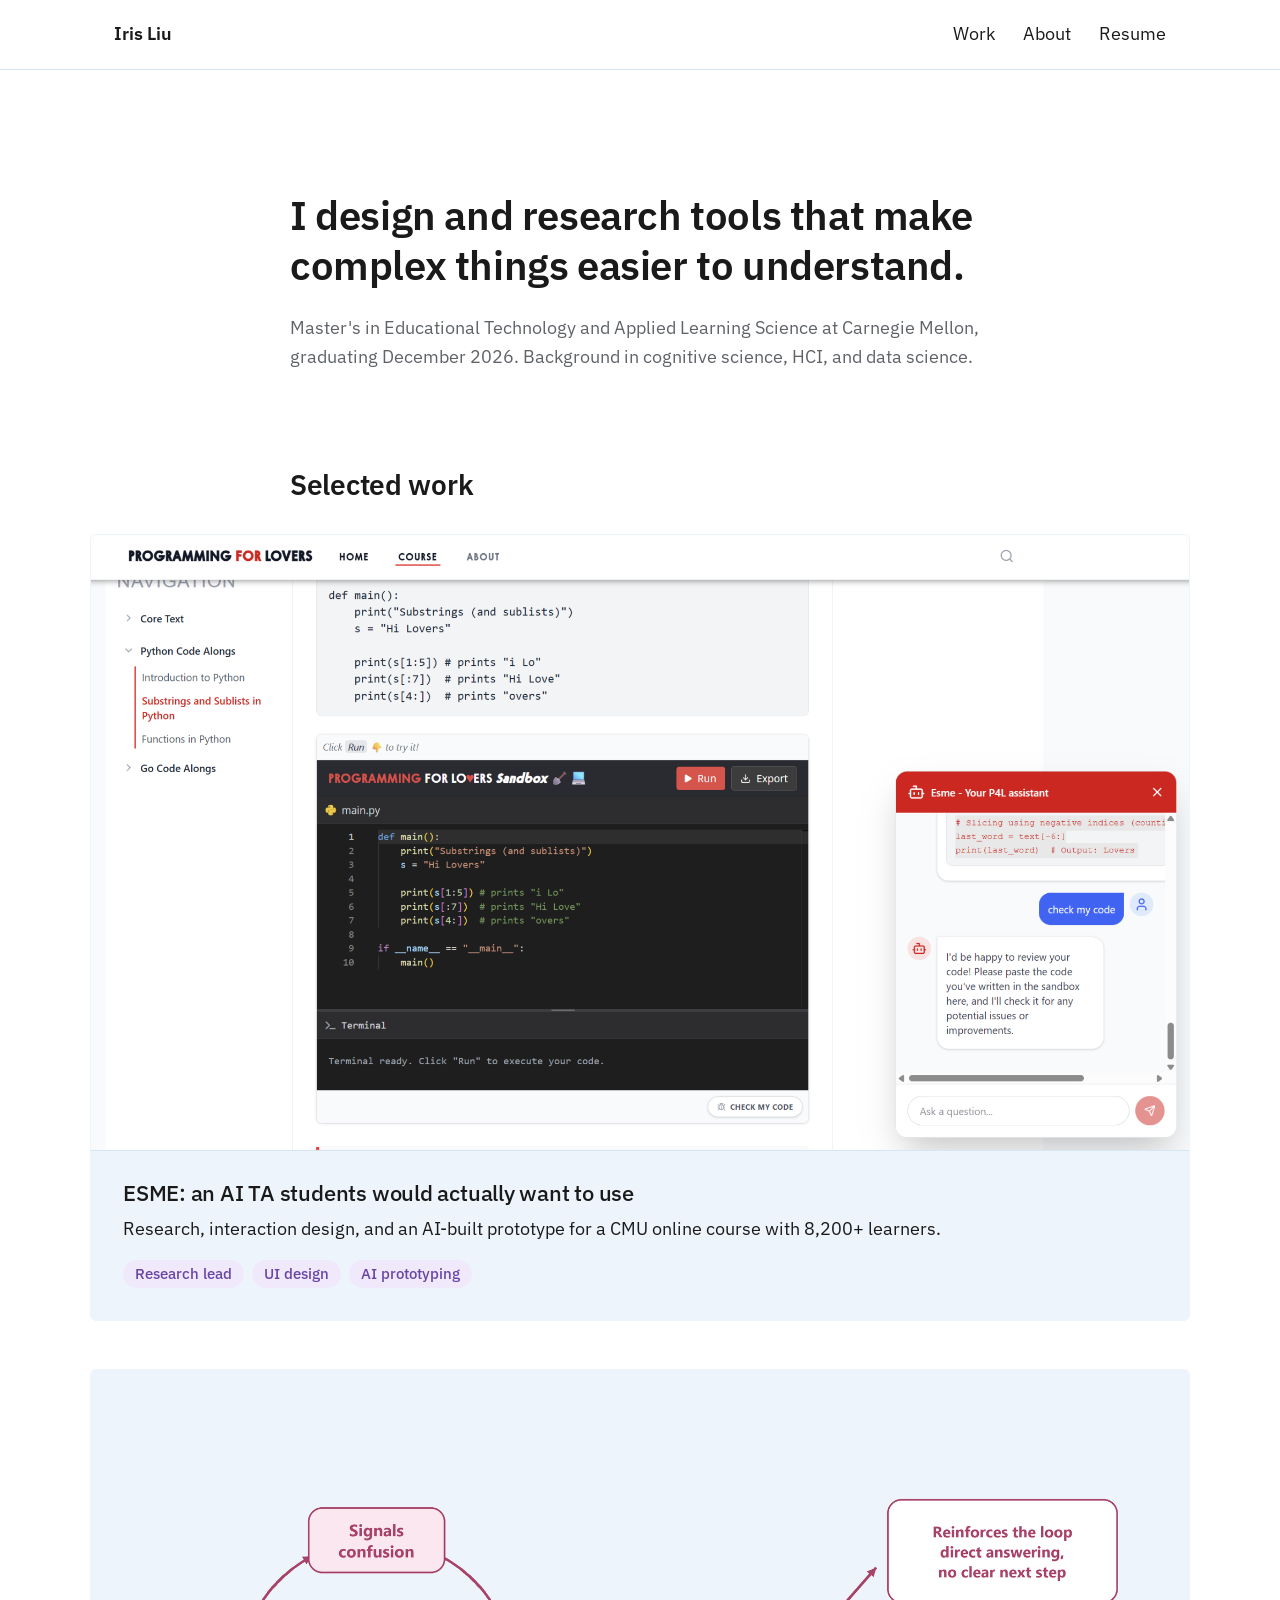
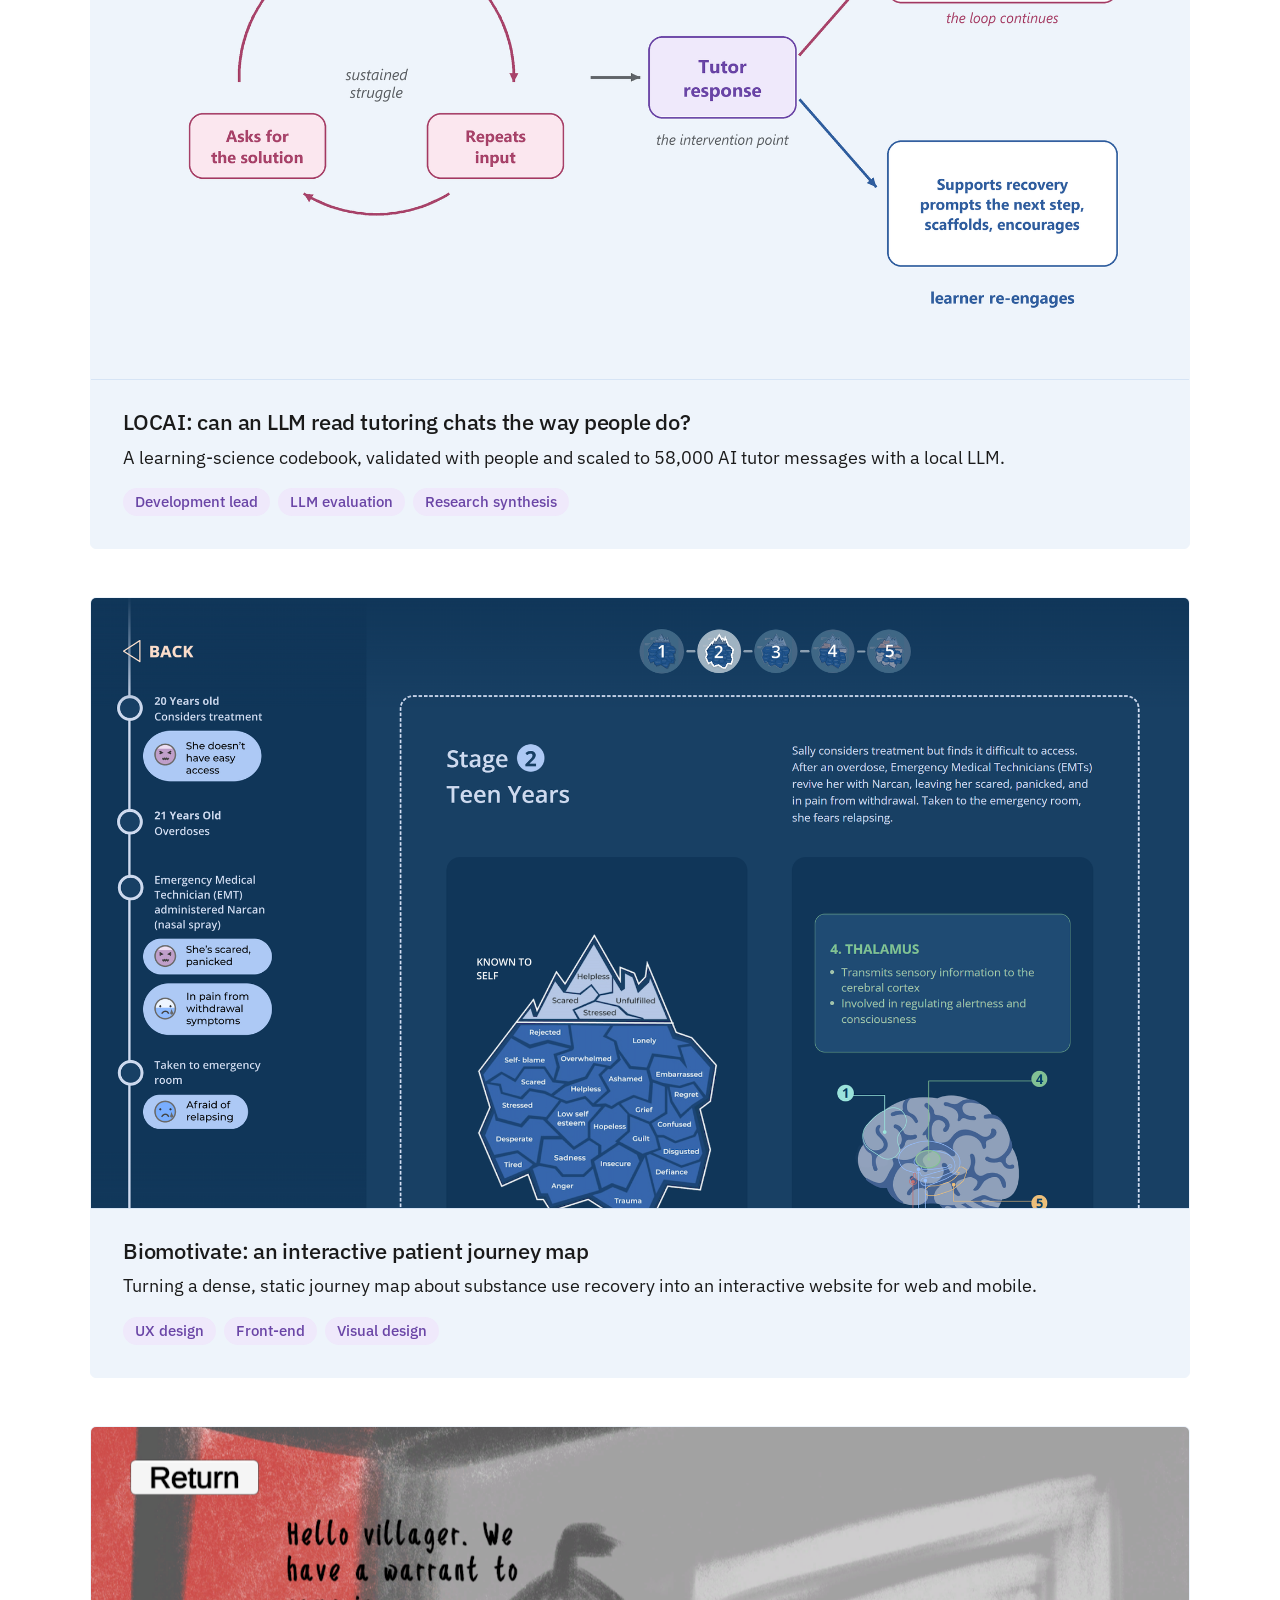
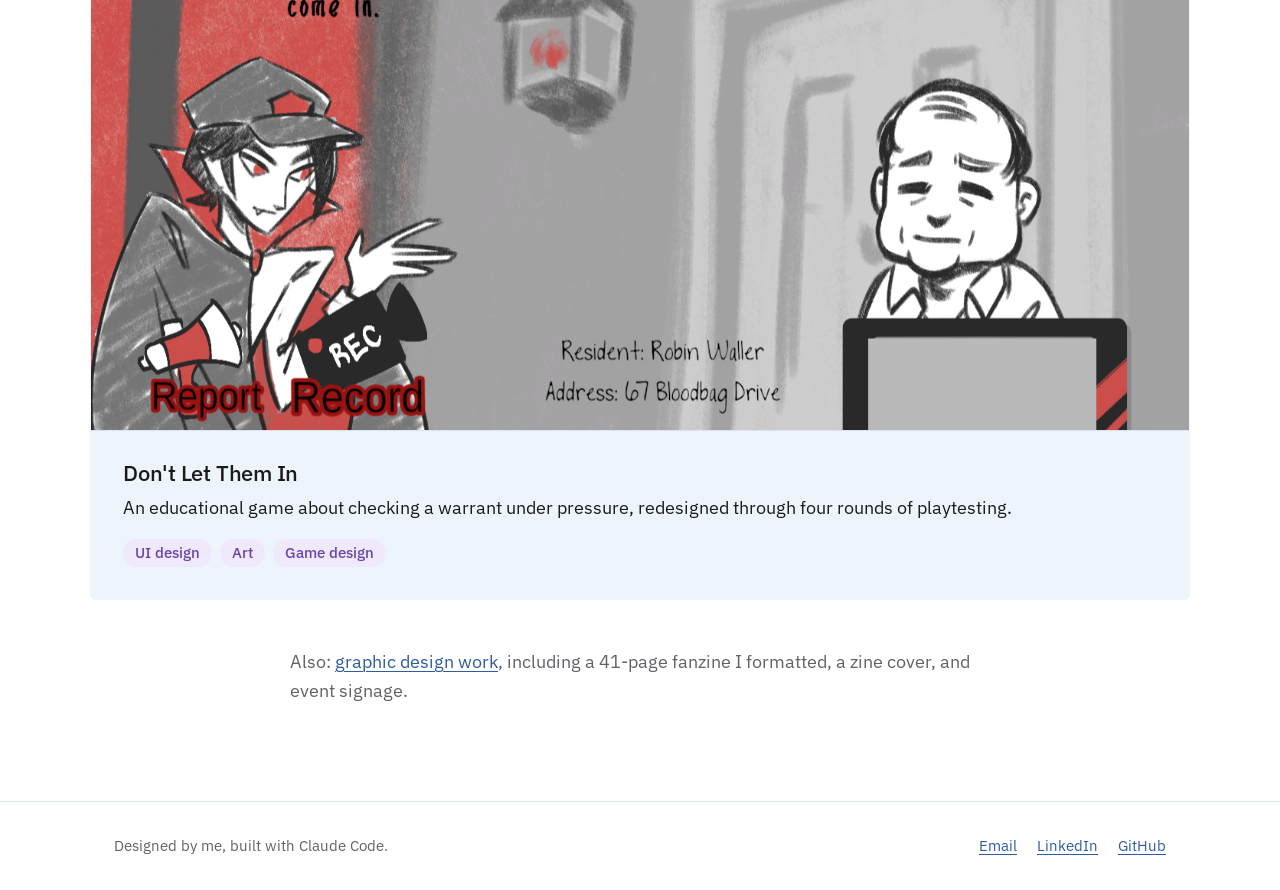
<file: index.html>
<!doctype html>
<html lang="en">
<head>
  <meta charset="utf-8">
  <meta name="viewport" content="width=device-width, initial-scale=1">
  <title>Iris Liu — Product Design and UX Research</title>
  <meta name="description" content="Iris Liu designs and researches tools that make complex things easier to understand. Case studies in UX research, interaction design, and AI prototyping.">
  <link rel="preconnect" href="https://fonts.googleapis.com">
  <link rel="preconnect" href="https://fonts.gstatic.com" crossorigin>
  <link href="https://fonts.googleapis.com/css2?family=IBM+Plex+Sans:wght@400;500;600&display=swap" rel="stylesheet">
  <link rel="stylesheet" href="css/style.css?v=13">
</head>
<body>
  <a class="skip-link" href="#main">Skip to content</a>

  <header class="site-header">
    <div class="inner">
      <a class="site-name" href="index.html">Iris Liu</a>
      <nav class="site-nav" aria-label="Main">
        <ul>
          <li><a href="index.html#work">Work</a></li>
          <li><a href="about.html">About</a></li>
          <li><a href="resume.pdf">Resume</a></li>
        </ul>
      </nav>
    </div>
  </header>

  <main id="main">
    <section class="section intro flow">
      <h1>I design and research tools that make complex things easier to understand.</h1>
      <p class="lede">Master's in Educational Technology and Applied Learning Science at Carnegie Mellon, graduating December 2026. Background in cognitive science, HCI, and data science.</p>
    </section>

    <section class="section" id="work" aria-labelledby="work-heading">
      <div class="flow">
        <h2 class="work-heading" id="work-heading">Selected work</h2>
        <div class="wide">

          <!-- To add a case study, copy one <li> below and change the link, image, text, and tags. -->
          <ul class="card-list">
            <li>
              <a class="card" href="work/esme.html">
                <img src="images/esme/cover.png" width="2048" height="1147" alt="ESME chat panel open beside a Python coding sandbox on the Programming for Lovers course page." fetchpriority="high">
                <div class="card-body">
                  <h3 class="card-title">ESME: an AI TA students would actually want to use</h3>
                  <p>Research, interaction design, and an AI-built prototype for a CMU online course with 8,200+ learners.</p>
                  <ul class="tags" aria-label="Role and type">
                    <li>Research lead</li>
                    <li>UI design</li>
                    <li>AI prototyping</li>
                  </ul>
                </div>
              </a>
            </li>
            <li>
              <a class="card" href="work/locai.html">
                <img src="images/locai/cover.png" width="2000" height="1110" alt="Diagram of a confusion loop in AI tutoring: signaling confusion, repeating input, and asking for the solution, with the tutor's response deciding whether the learner recovers." loading="lazy">
                <div class="card-body">
                  <h3 class="card-title">LOCAI: can an LLM read tutoring chats the way people do?</h3>
                  <p>A learning-science codebook, validated with people and scaled to 58,000 AI tutor messages with a local LLM.</p>
                  <ul class="tags" aria-label="Role and type">
                    <li>Development lead</li>
                    <li>LLM evaluation</li>
                    <li>Research synthesis</li>
                  </ul>
                </div>
              </a>
            </li>
            <li>
              <a class="card" href="work/biomotivate.html">
                <img src="images/biomotivate/final-screen.png" width="2000" height="1110" alt="A stage of the Biomotivate patient journey site: a timeline with emotion bubbles, an emotion iceberg, and an interactive brain diagram." loading="lazy">
                <div class="card-body">
                  <h3 class="card-title">Biomotivate: an interactive patient journey map</h3>
                  <p>Turning a dense, static journey map about substance use recovery into an interactive website for web and mobile.</p>
                  <ul class="tags" aria-label="Role and type">
                    <li>UX design</li>
                    <li>Front-end</li>
                    <li>Visual design</li>
                  </ul>
                </div>
              </a>
            </li>
            <li>
              <a class="card" href="work/dont-let-them-in.html">
                <img src="images/dlti/cover.png" width="1434" height="787" alt="Gameplay screen from Don't Let Them In, hand-drawn in grayscale with red accents." loading="lazy">
                <div class="card-body">
                  <h3 class="card-title">Don't Let Them In</h3>
                  <p>An educational game about checking a warrant under pressure, redesigned through four rounds of playtesting.</p>
                  <ul class="tags" aria-label="Role and type">
                    <li>UI design</li>
                    <li>Art</li>
                    <li>Game design</li>
                  </ul>
                </div>
              </a>
            </li>
          </ul>
        </div>
        <p class="more-work">Also: <a href="graphic-design.html">graphic design work</a>, including a 41-page fanzine I formatted, a zine cover, and event signage.</p>
      </div>
    </section>
  </main>

  <footer class="site-footer">
    <div class="inner">
      <p>Designed by me, built with Claude Code.</p>
      <ul>
        <li><a href="mailto:irisliu@andrew.cmu.edu">Email</a></li>
        <li><a href="https://www.linkedin.com/in/iris-liu-258709253">LinkedIn</a></li>
        <li><a href="https://github.com/liu-iris">GitHub</a></li>
      </ul>
    </div>
  </footer>
</body>
</html>
</file>
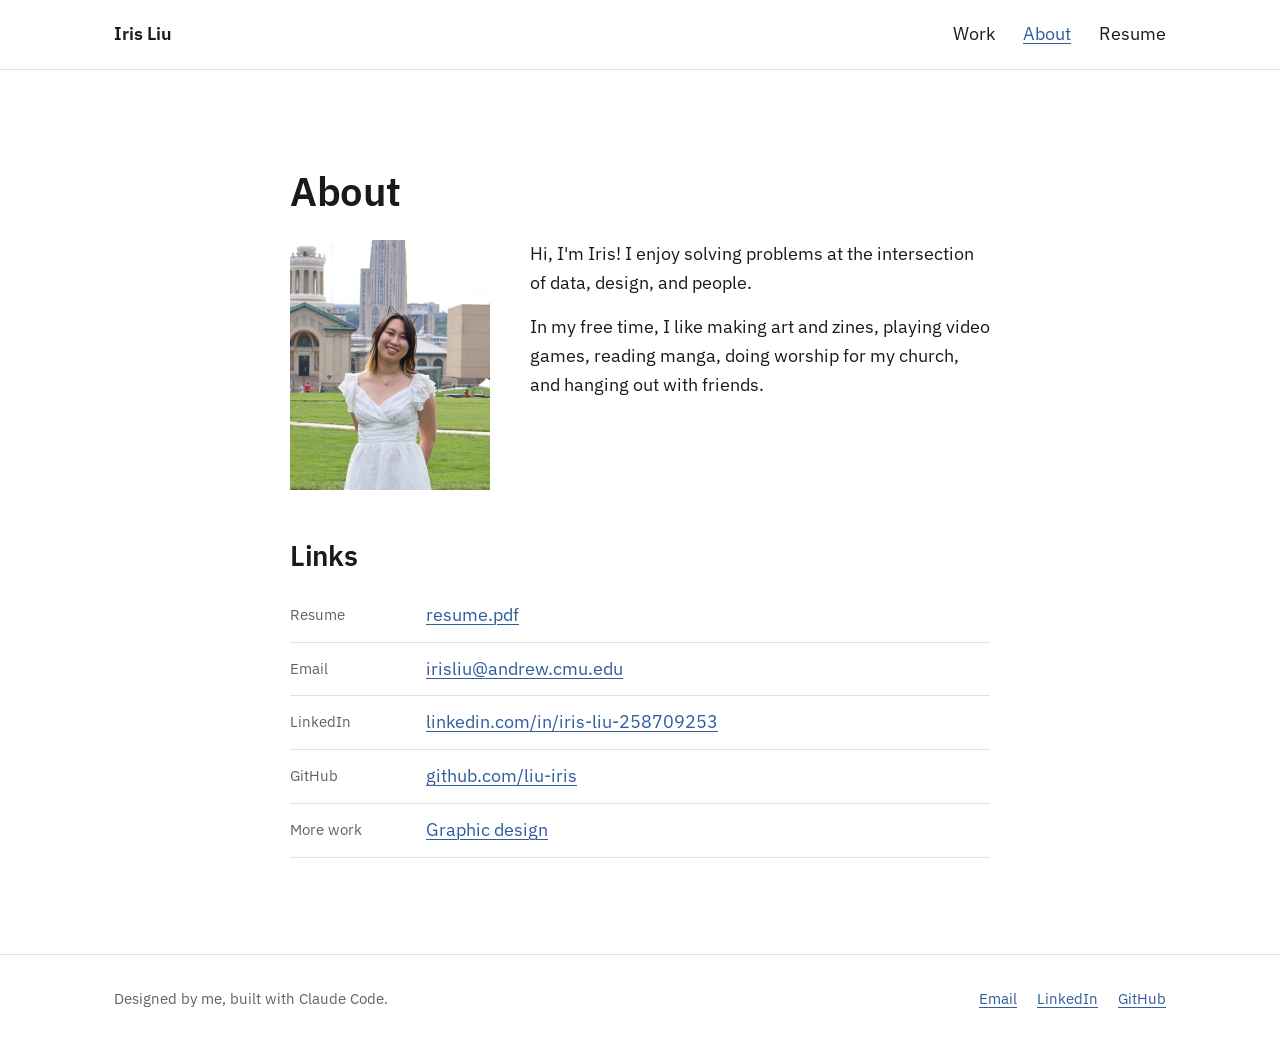
<file: about.html>
<!doctype html>
<html lang="en">
<head>
  <meta charset="utf-8">
  <meta name="viewport" content="width=device-width, initial-scale=1">
  <title>About — Iris Liu</title>
  <meta name="description" content="Iris Liu is finishing a master's in Educational Technology and Applied Learning Science at Carnegie Mellon, with a background in cognitive science and HCI.">
  <link rel="preconnect" href="https://fonts.googleapis.com">
  <link rel="preconnect" href="https://fonts.gstatic.com" crossorigin>
  <link href="https://fonts.googleapis.com/css2?family=IBM+Plex+Sans:wght@400;500;600&display=swap" rel="stylesheet">
  <link rel="stylesheet" href="css/style.css?v=13">
</head>
<body>
  <a class="skip-link" href="#main">Skip to content</a>

  <header class="site-header">
    <div class="inner">
      <a class="site-name" href="index.html">Iris Liu</a>
      <nav class="site-nav" aria-label="Main">
        <ul>
          <li><a href="index.html#work">Work</a></li>
          <li><a href="about.html" aria-current="page">About</a></li>
          <li><a href="resume.pdf">Resume</a></li>
        </ul>
      </nav>
    </div>
  </header>

  <main id="main">
    <section class="section cs-header flow">
      <h1>About</h1>

      <div class="about">
        <img class="about-photo" src="images/me.jpg" width="800" height="1000" alt="Iris smiling in a white dress on the lawn of Carnegie Mellon's campus." fetchpriority="high">

        <div class="about-text">
          <p>Hi, I'm Iris! I enjoy solving problems at the intersection of data, design, and people.</p>
          <p>In my free time, I like making art and zines, playing video games, reading manga, doing worship for my church, and hanging out with friends.</p>
        </div>
      </div>
    </section>

    <section class="section flow" aria-labelledby="links">
      <h2 id="links">Links</h2>
      <ul class="link-list">
        <li><span class="muted">Resume</span> <a href="resume.pdf">resume.pdf</a></li>
        <li><span class="muted">Email</span> <a href="mailto:irisliu@andrew.cmu.edu">irisliu@andrew.cmu.edu</a></li>
        <li><span class="muted">LinkedIn</span> <a href="https://www.linkedin.com/in/iris-liu-258709253">linkedin.com/in/iris-liu-258709253</a></li>
        <li><span class="muted">GitHub</span> <a href="https://github.com/liu-iris">github.com/liu-iris</a></li>
        <li><span class="muted">More work</span> <a href="graphic-design.html">Graphic design</a></li>
      </ul>
    </section>
  </main>

  <footer class="site-footer">
    <div class="inner">
      <p>Designed by me, built with Claude Code.</p>
      <ul>
        <li><a href="mailto:irisliu@andrew.cmu.edu">Email</a></li>
        <li><a href="https://www.linkedin.com/in/iris-liu-258709253">LinkedIn</a></li>
        <li><a href="https://github.com/liu-iris">GitHub</a></li>
      </ul>
    </div>
  </footer>
</body>
</html>
</file>
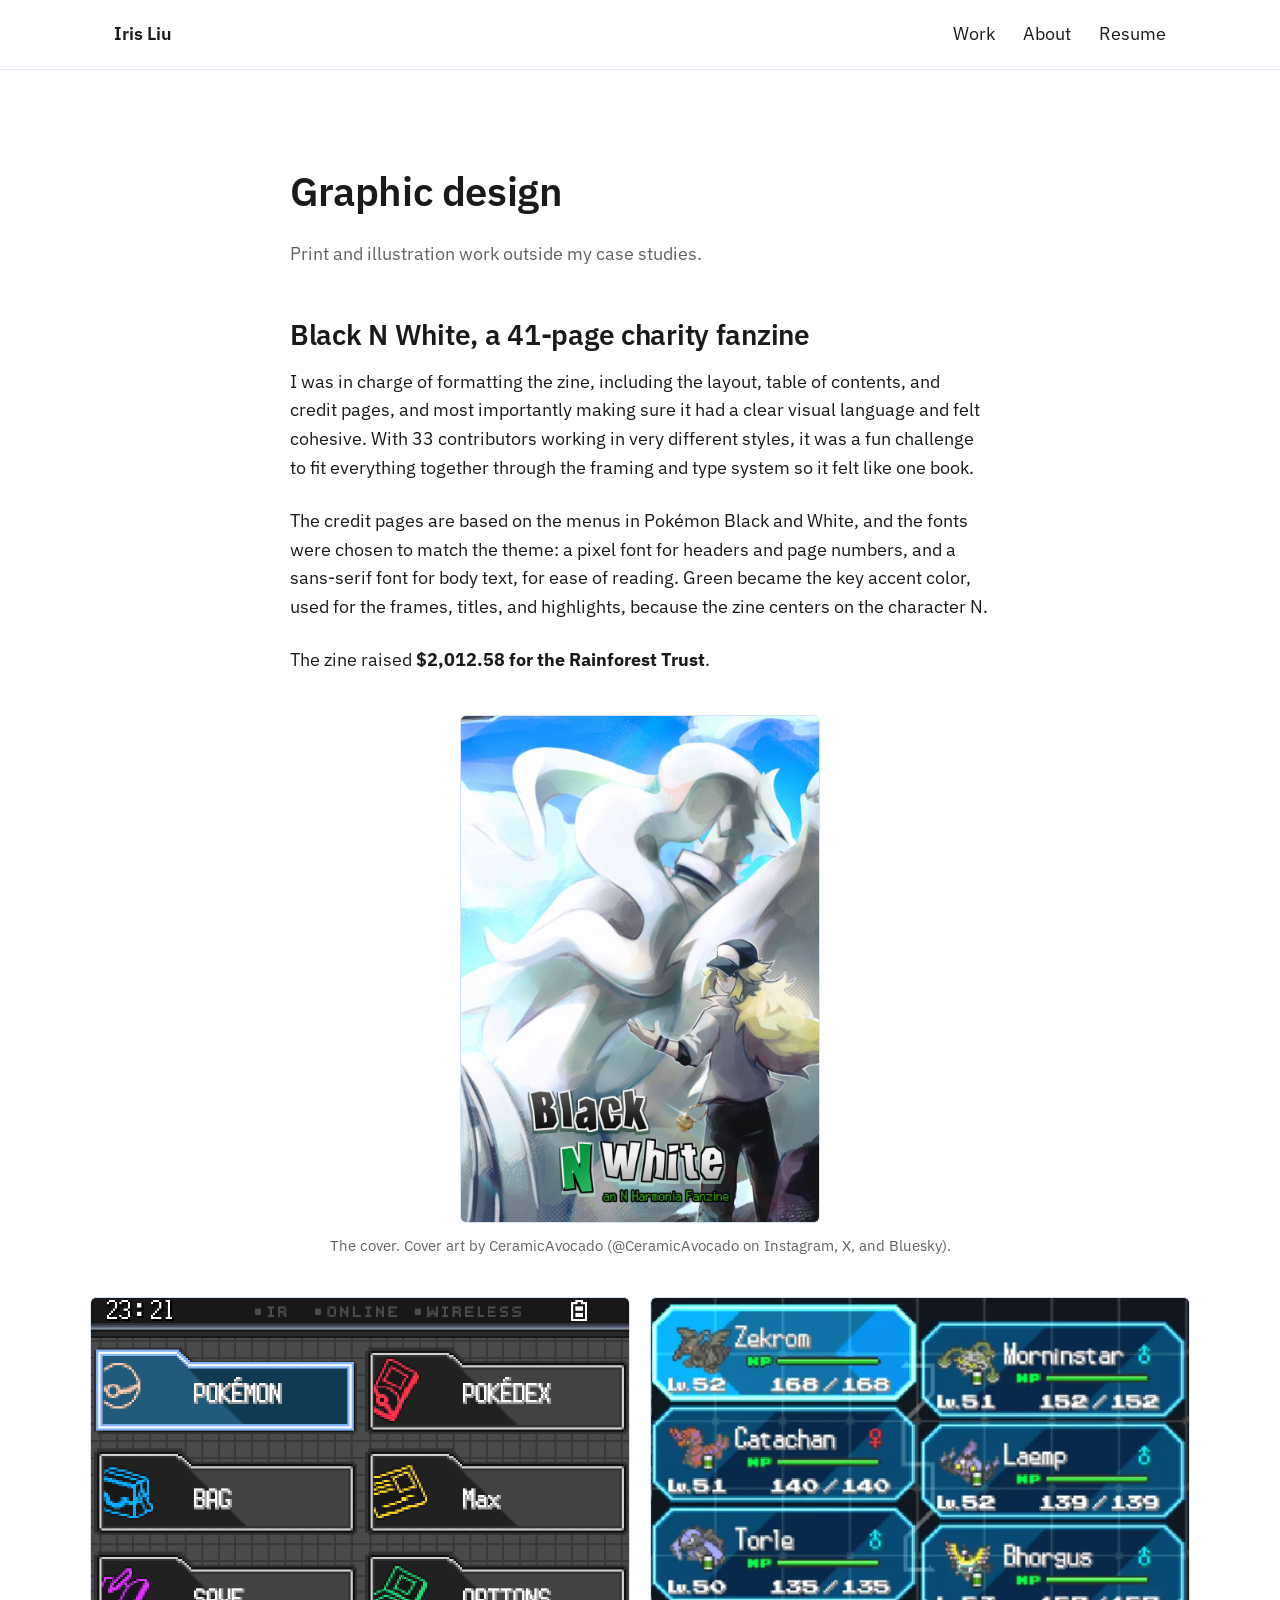
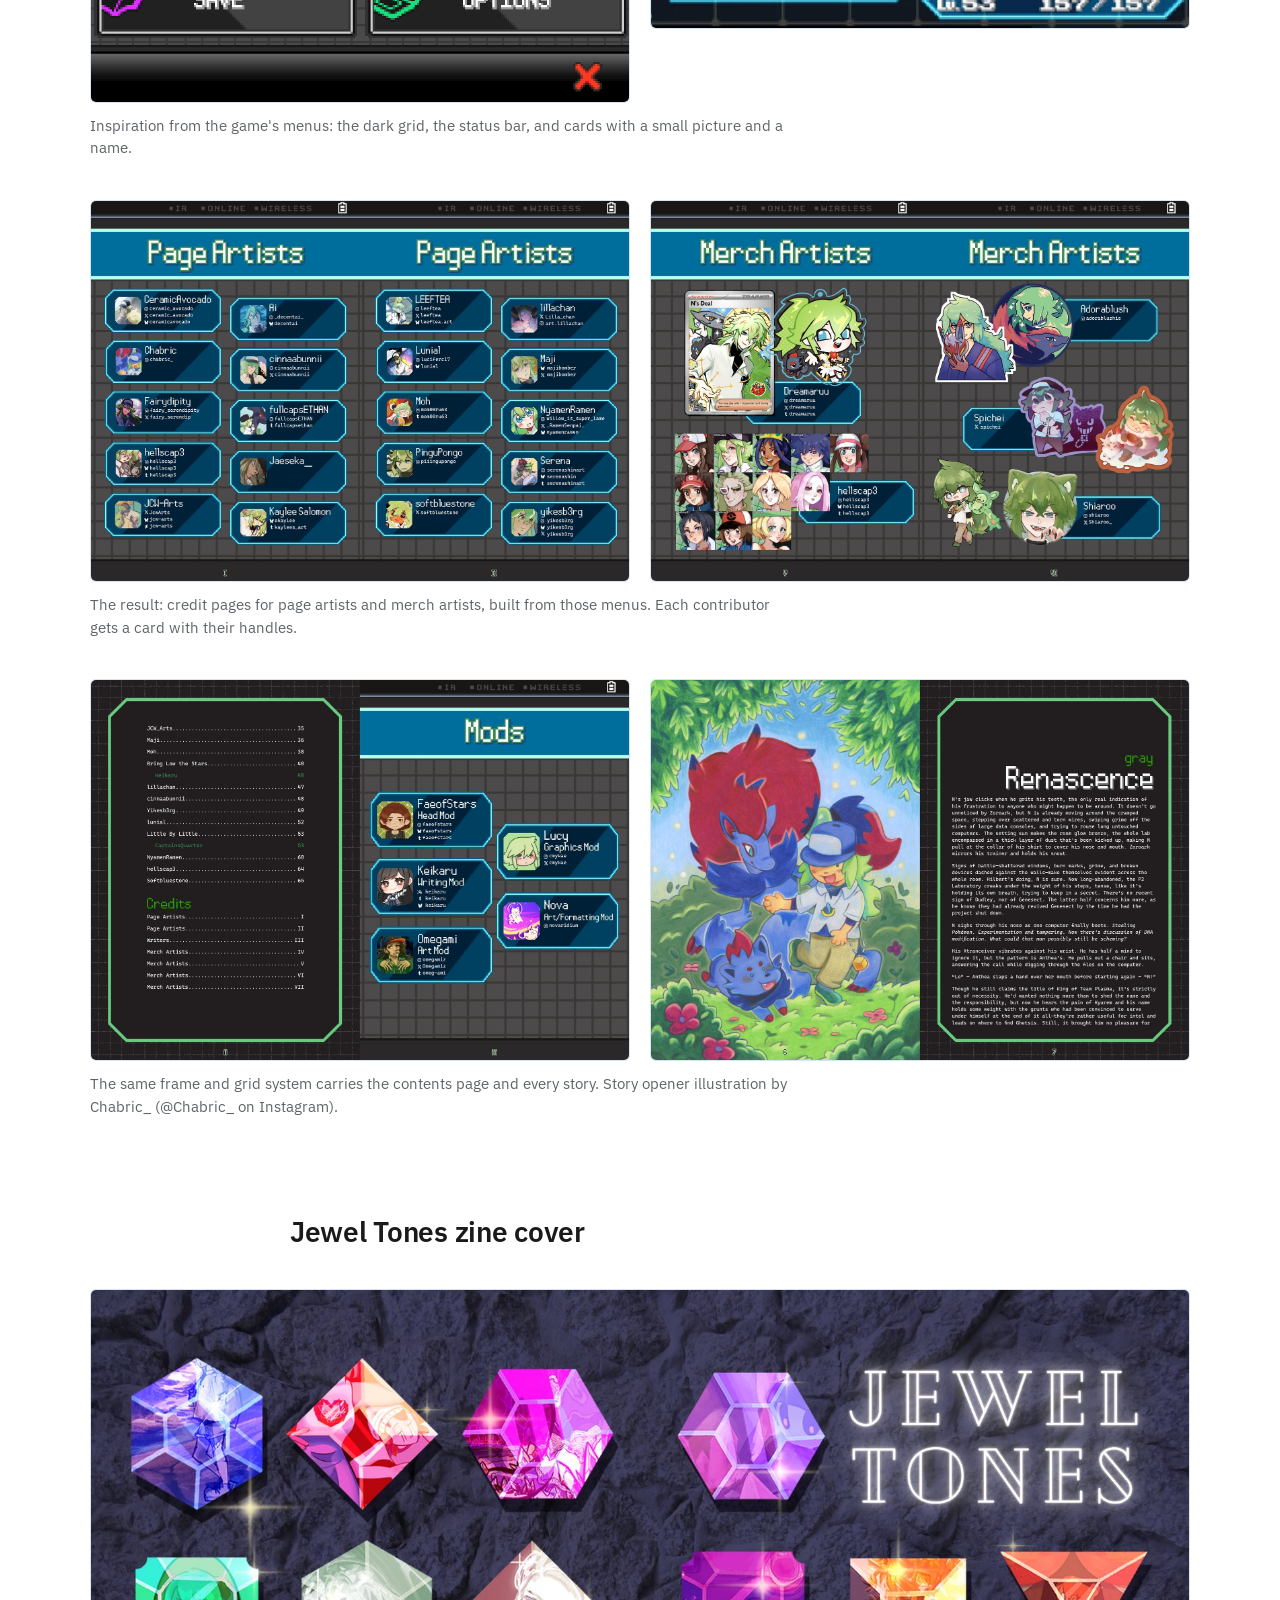
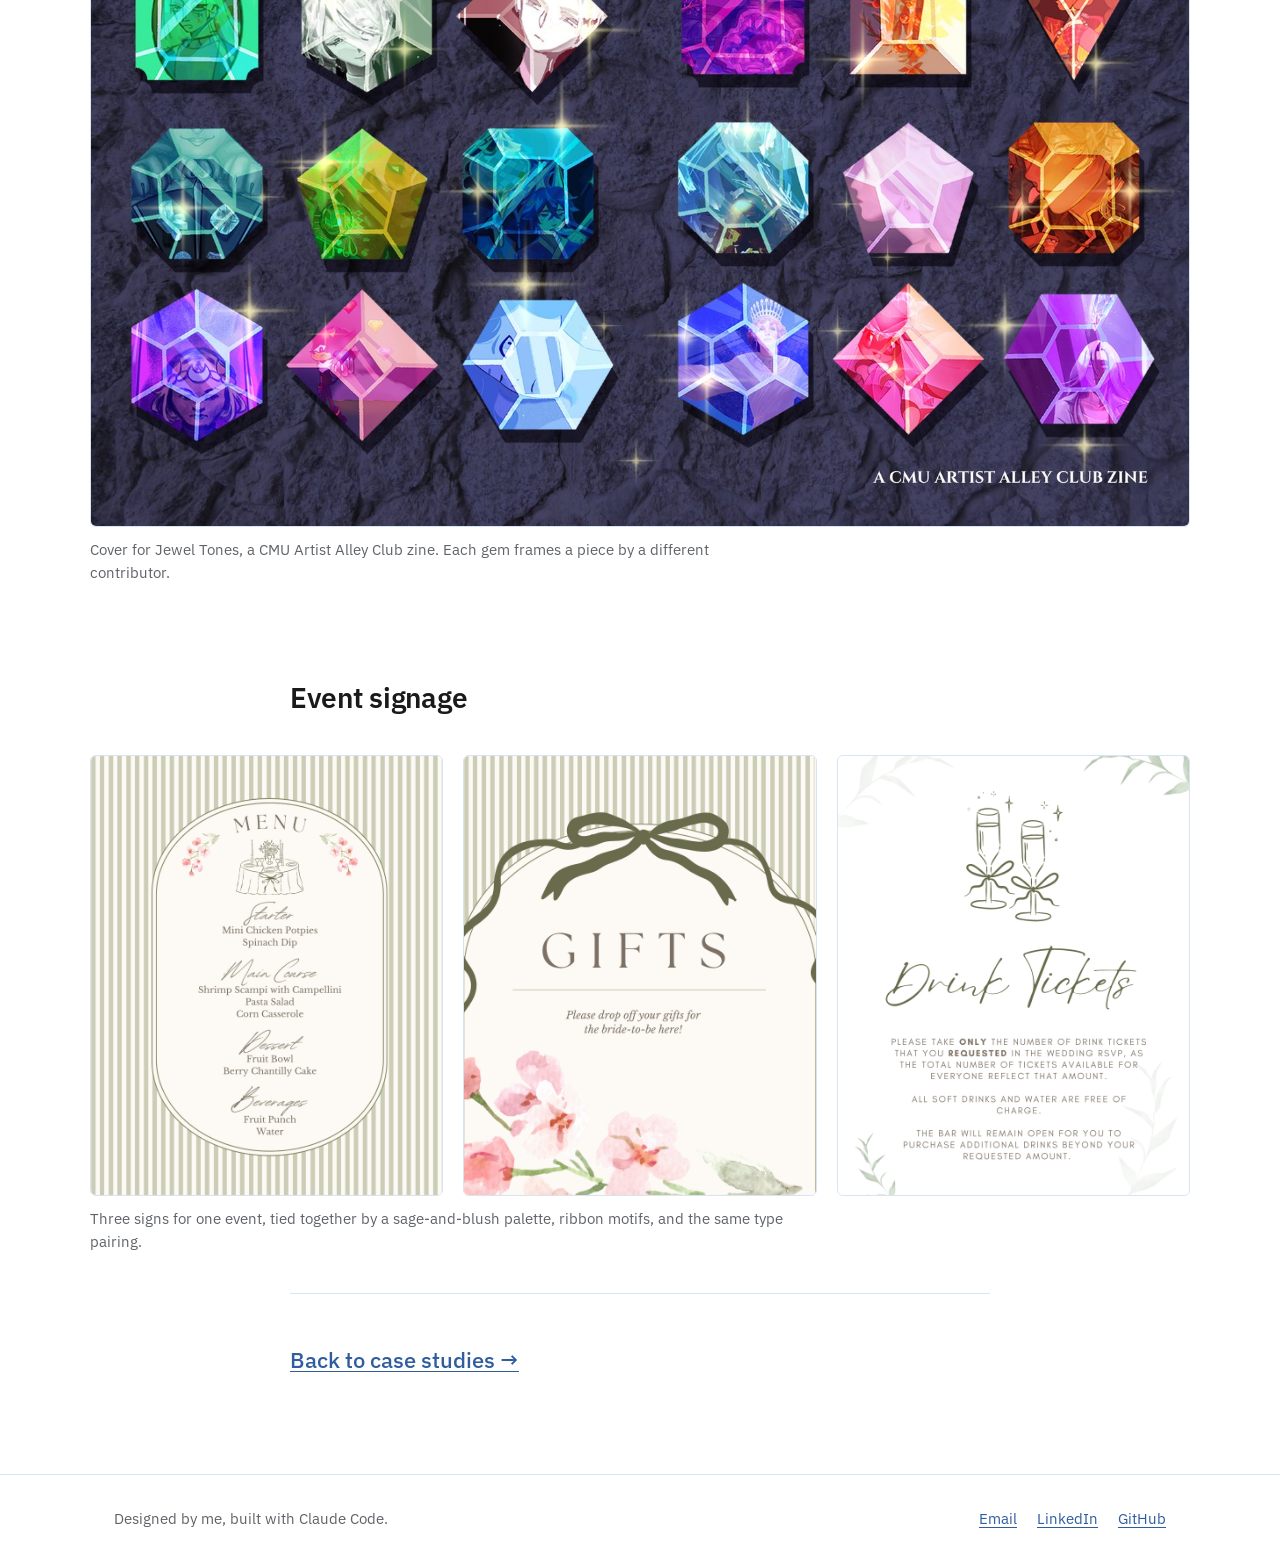
<file: graphic-design.html>
<!doctype html>
<html lang="en">
<head>
  <meta charset="utf-8">
  <meta name="viewport" content="width=device-width, initial-scale=1">
  <title>Graphic Design — Iris Liu</title>
  <meta name="description" content="Graphic design work by Iris Liu: a formatted fanzine, a zine cover for the CMU Artist Alley Club, and a set of event signage.">
  <link rel="preconnect" href="https://fonts.googleapis.com">
  <link rel="preconnect" href="https://fonts.gstatic.com" crossorigin>
  <link href="https://fonts.googleapis.com/css2?family=IBM+Plex+Sans:wght@400;500;600&display=swap" rel="stylesheet">
  <link rel="stylesheet" href="css/style.css?v=13">
</head>
<body>
  <a class="skip-link" href="#main">Skip to content</a>

  <header class="site-header">
    <div class="inner">
      <a class="site-name" href="index.html">Iris Liu</a>
      <nav class="site-nav" aria-label="Main">
        <ul>
          <li><a href="index.html#work">Work</a></li>
          <li><a href="about.html">About</a></li>
          <li><a href="resume.pdf">Resume</a></li>
        </ul>
      </nav>
    </div>
  </header>

  <main id="main">
    <section class="section cs-header flow">
      <h1>Graphic design</h1>
      <p class="summary">Print and illustration work outside my case studies.</p>
    </section>

    <!-- To add a piece: copy one <section> below, then change the heading, images, and captions. -->
    <section class="section flow" aria-labelledby="n-zine">
      <h2 id="n-zine">Black N White, a 41-page charity fanzine</h2>
      <p>I was in charge of formatting the zine, including the layout, table of contents, and credit pages, and most importantly making sure it had a clear visual language and felt cohesive. With 33 contributors working in very different styles, it was a fun challenge to fit everything together through the framing and type system so it felt like one book.</p>
      <p>The credit pages are based on the menus in Pokémon Black and White, and the fonts were chosen to match the theme: a pixel font for headers and page numbers, and a sans-serif font for body text, for ease of reading. Green became the key accent color, used for the frames, titles, and highlights, because the zine centers on the character N.</p>
      <p>The zine raised <strong>$2,012.58 for the Rainforest Trust</strong>.</p>
      <figure class="wide figure-narrow">
        <img src="images/graphics/zine/cover.jpg" width="900" height="1272" loading="lazy" alt="Zine cover: a hand-painted illustration of a young man with long green hair and a white legendary creature, with the title 'Black N White' in large lettering.">
        <figcaption>The cover. Cover art by CeramicAvocado (@CeramicAvocado on Instagram, X, and Bluesky).</figcaption>
      </figure>
      <figure class="wide">
        <div class="grid grid-2">
          <img src="images/graphics/zine/inspiration-menu.png" width="1024" height="768" loading="lazy" alt="Inspiration: the main menu from Pokémon Black and White, with six labeled buttons in angled frames on a dark grid, and a status bar reading IR, Online, and Wireless.">
          <img src="images/graphics/zine/inspiration-party.png" width="636" height="390" loading="lazy" alt="Inspiration: the party screen from Pokémon Black and White, with six blue cards, each showing a small sprite, a name, and a health bar.">
        </div>
        <figcaption>Inspiration from the game's menus: the dark grid, the status bar, and cards with a small picture and a name.</figcaption>
      </figure>
      <figure class="wide">
        <div class="grid grid-2">
          <img src="images/graphics/zine/credits.jpg" width="1600" height="1131" loading="lazy" alt="Credits spread titled 'Page Artists', styled like a game menu, with each artist on a small card showing their avatar and handles.">
          <img src="images/graphics/zine/merch-credits.jpg" width="1600" height="1131" loading="lazy" alt="Merch Artists spread in the same game-menu style: each artist's name and handles sit on an angled blue card next to the stickers, charms, and prints they made.">
        </div>
        <figcaption>The result: credit pages for page artists and merch artists, built from those menus. Each contributor gets a card with their handles.</figcaption>
      </figure>
      <figure class="wide">
        <div class="grid grid-2">
          <img src="images/graphics/zine/contents.jpg" width="1600" height="1131" loading="lazy" alt="Spread with a table of contents in a rounded green frame on a dark grid, and a 'Mods' page styled like a handheld game menu, with each moderator on a pixel-style card.">
          <img src="images/graphics/zine/story-opener.jpg" width="1600" height="1131" loading="lazy" alt="Story opener spread: a full-page illustration on the left, and on the right the title 'Renascence' and the author's name above body text in a green frame.">
        </div>
        <figcaption>The same frame and grid system carries the contents page and every story. Story opener illustration by Chabric_ (@Chabric_ on Instagram).</figcaption>
      </figure>
    </section>

    <section class="section flow" aria-labelledby="jewel-tones">
      <h2 id="jewel-tones">Jewel Tones zine cover</h2>
      <figure class="wide">
        <img src="images/graphics/jewel-tones.jpg" width="1600" height="1218" loading="lazy" alt="Zine cover titled 'Jewel Tones': twenty cut gemstones on dark stone, each gem filled with a different artist's illustration, with the line 'A CMU Artist Alley Club zine.'">
        <figcaption>Cover for Jewel Tones, a CMU Artist Alley Club zine. Each gem frames a piece by a different contributor.</figcaption>
      </figure>
    </section>

    <section class="section flow" aria-labelledby="signage">
      <h2 id="signage">Event signage</h2>
      <figure class="wide">
        <div class="grid grid-3">
          <img src="images/graphics/shower-menu.jpg" width="1600" height="2000" loading="lazy" alt="Menu sign in an arched frame over sage stripes, with a line drawing of a set table, watercolor blossoms, and script course headings.">
          <img src="images/graphics/shower-gifts.jpg" width="1600" height="2000" loading="lazy" alt="Gifts sign with a large sage ribbon bow over an arch, spaced serif lettering, and watercolor blossoms along the bottom.">
          <img src="images/graphics/shower-drink-tickets.jpg" width="1600" height="2000" loading="lazy" alt="Drink tickets sign with a line drawing of two champagne glasses tied with bows, script title, and spaced capitals explaining the ticket rules.">
        </div>
        <figcaption>Three signs for one event, tied together by a sage-and-blush palette, ribbon motifs, and the same type pairing.</figcaption>
      </figure>

      <p class="next"><a href="index.html#work">Back to case studies →</a></p>
    </section>
  </main>

  <footer class="site-footer">
    <div class="inner">
      <p>Designed by me, built with Claude Code.</p>
      <ul>
        <li><a href="mailto:irisliu@andrew.cmu.edu">Email</a></li>
        <li><a href="https://www.linkedin.com/in/iris-liu-258709253">LinkedIn</a></li>
        <li><a href="https://github.com/liu-iris">GitHub</a></li>
      </ul>
    </div>
  </footer>
</body>
</html>
</file>
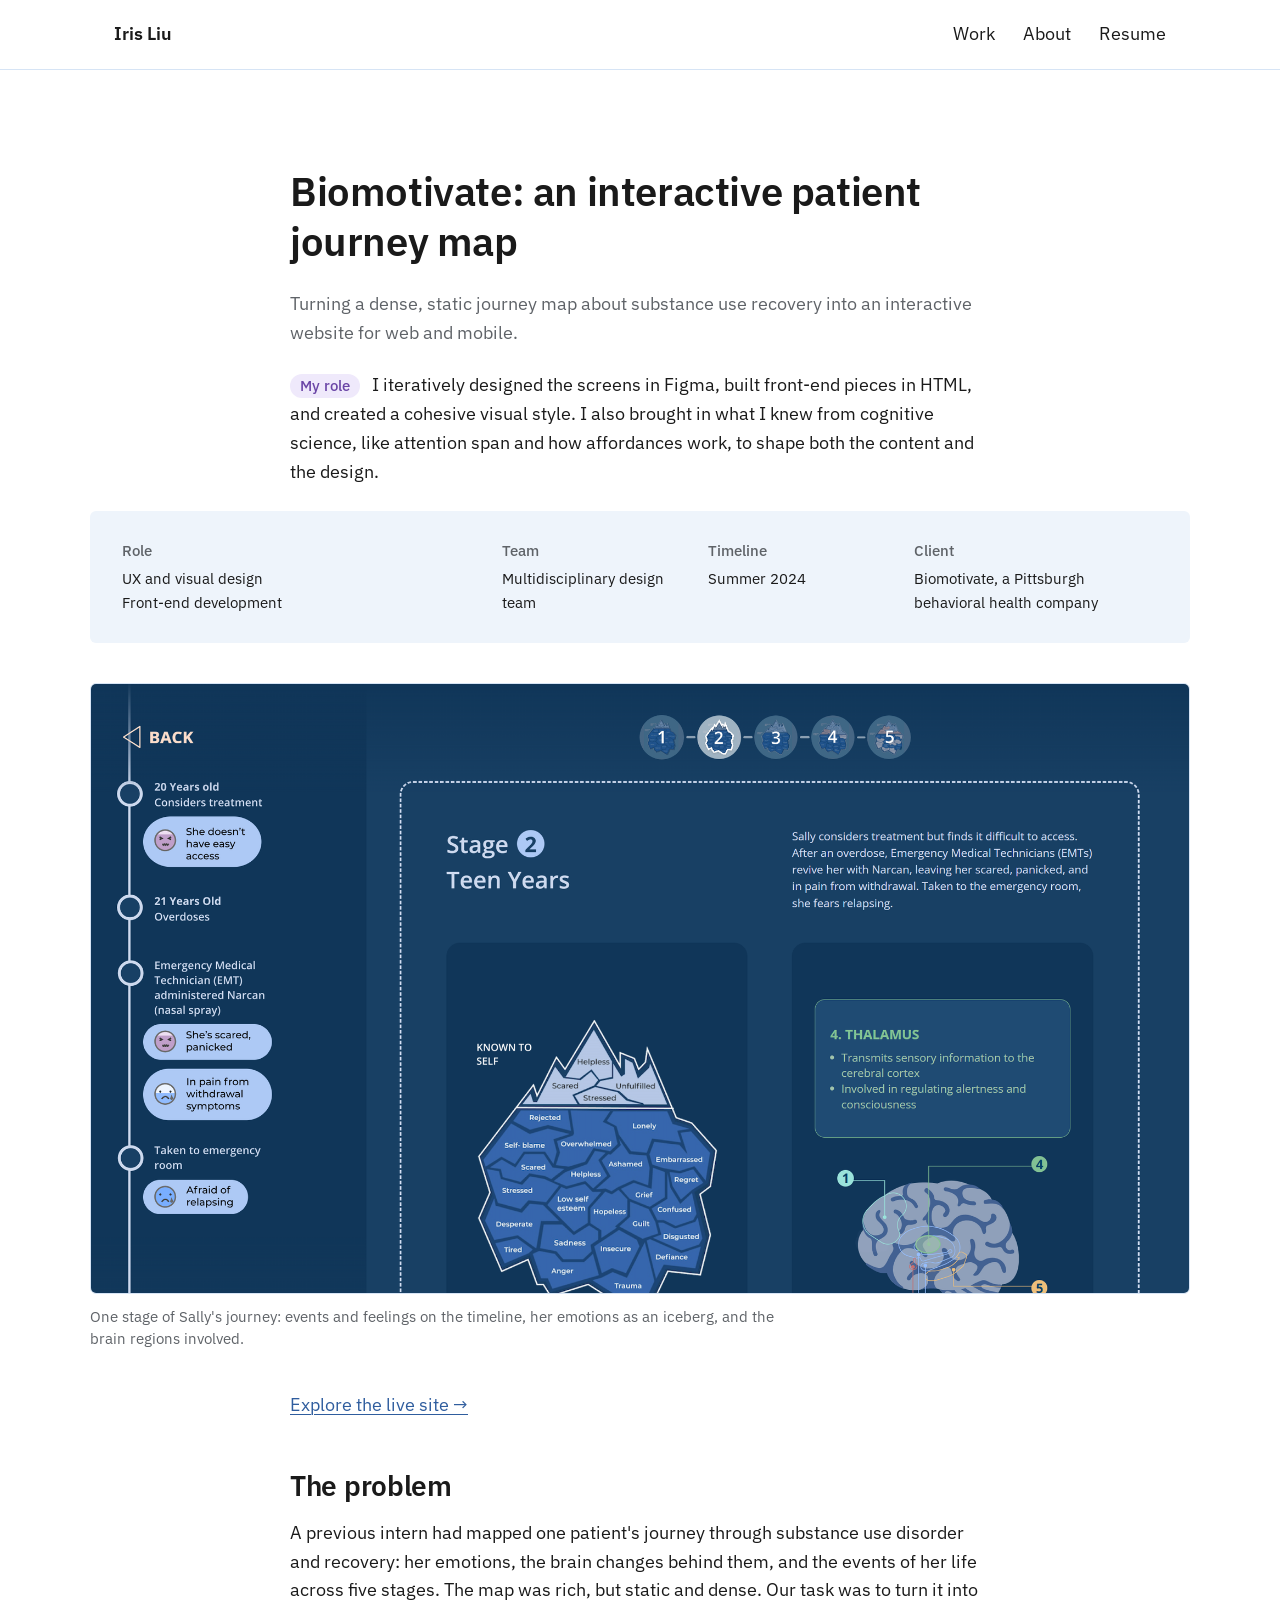
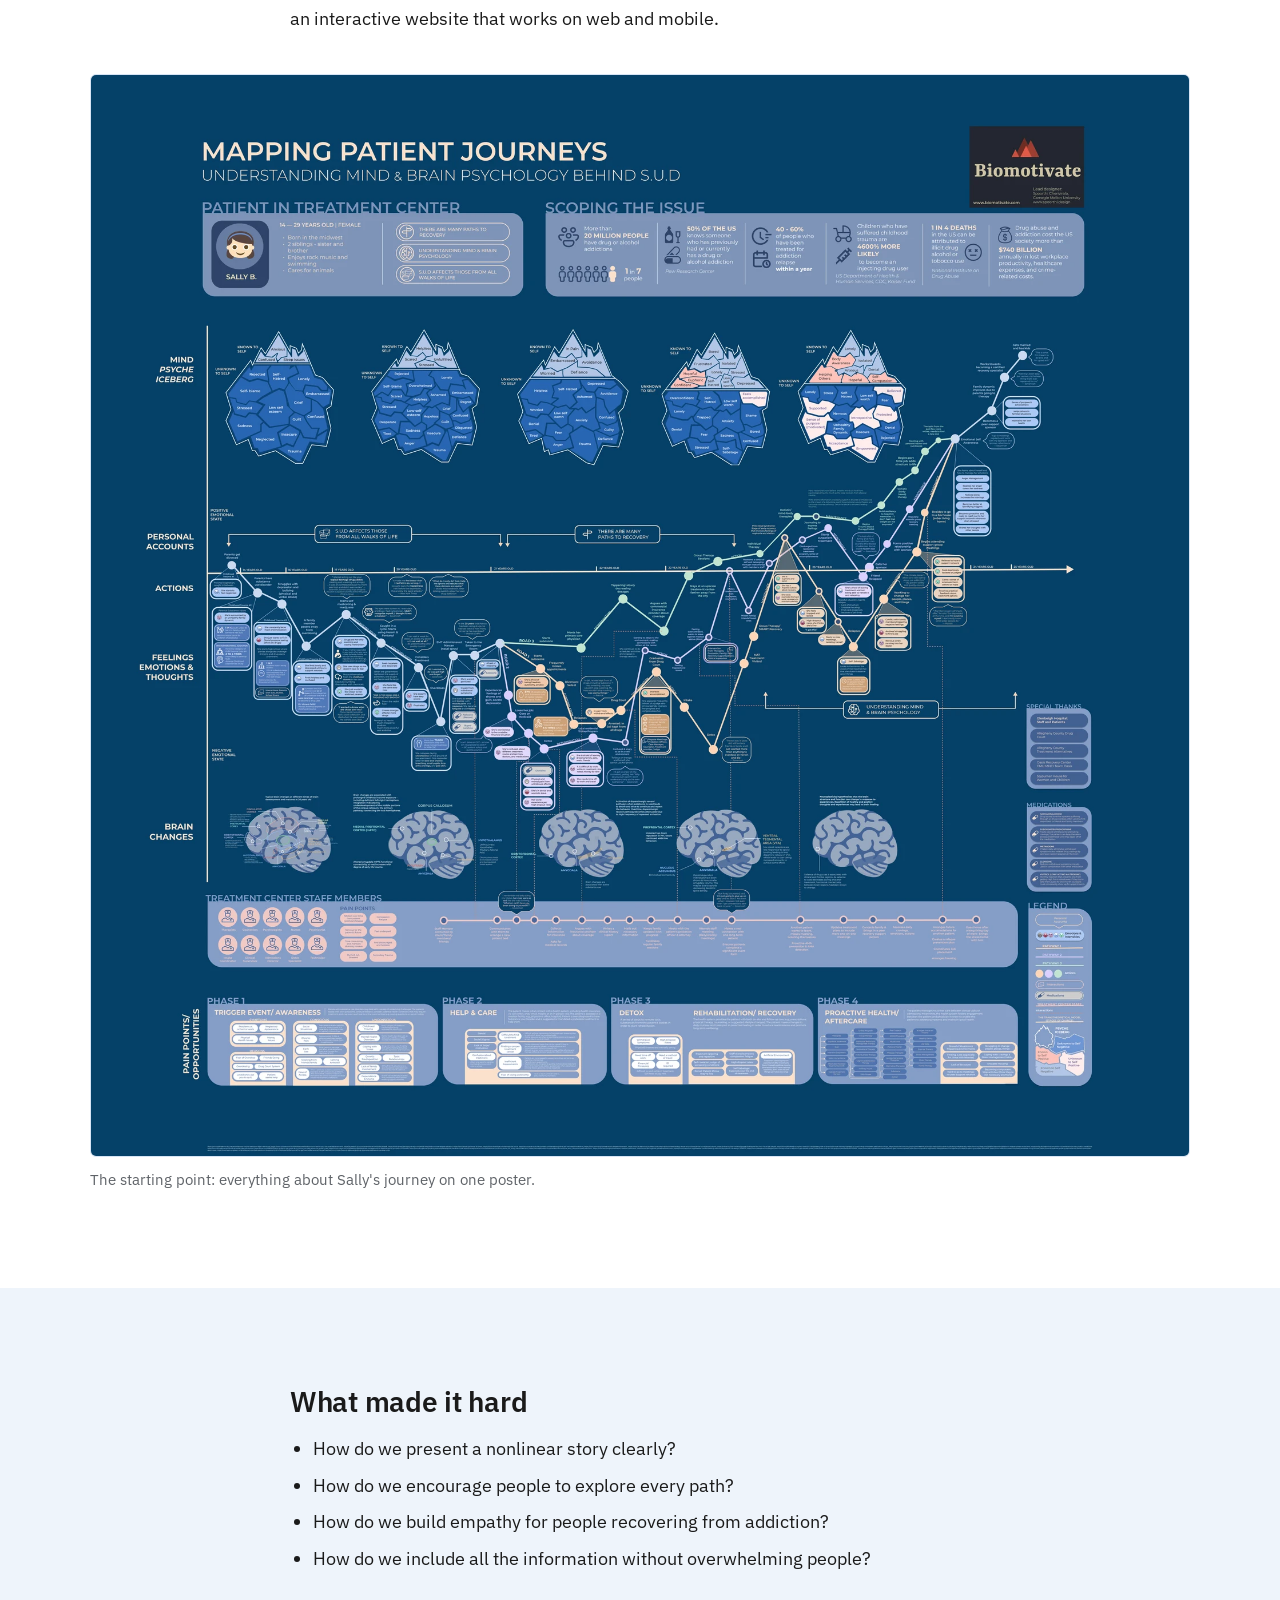
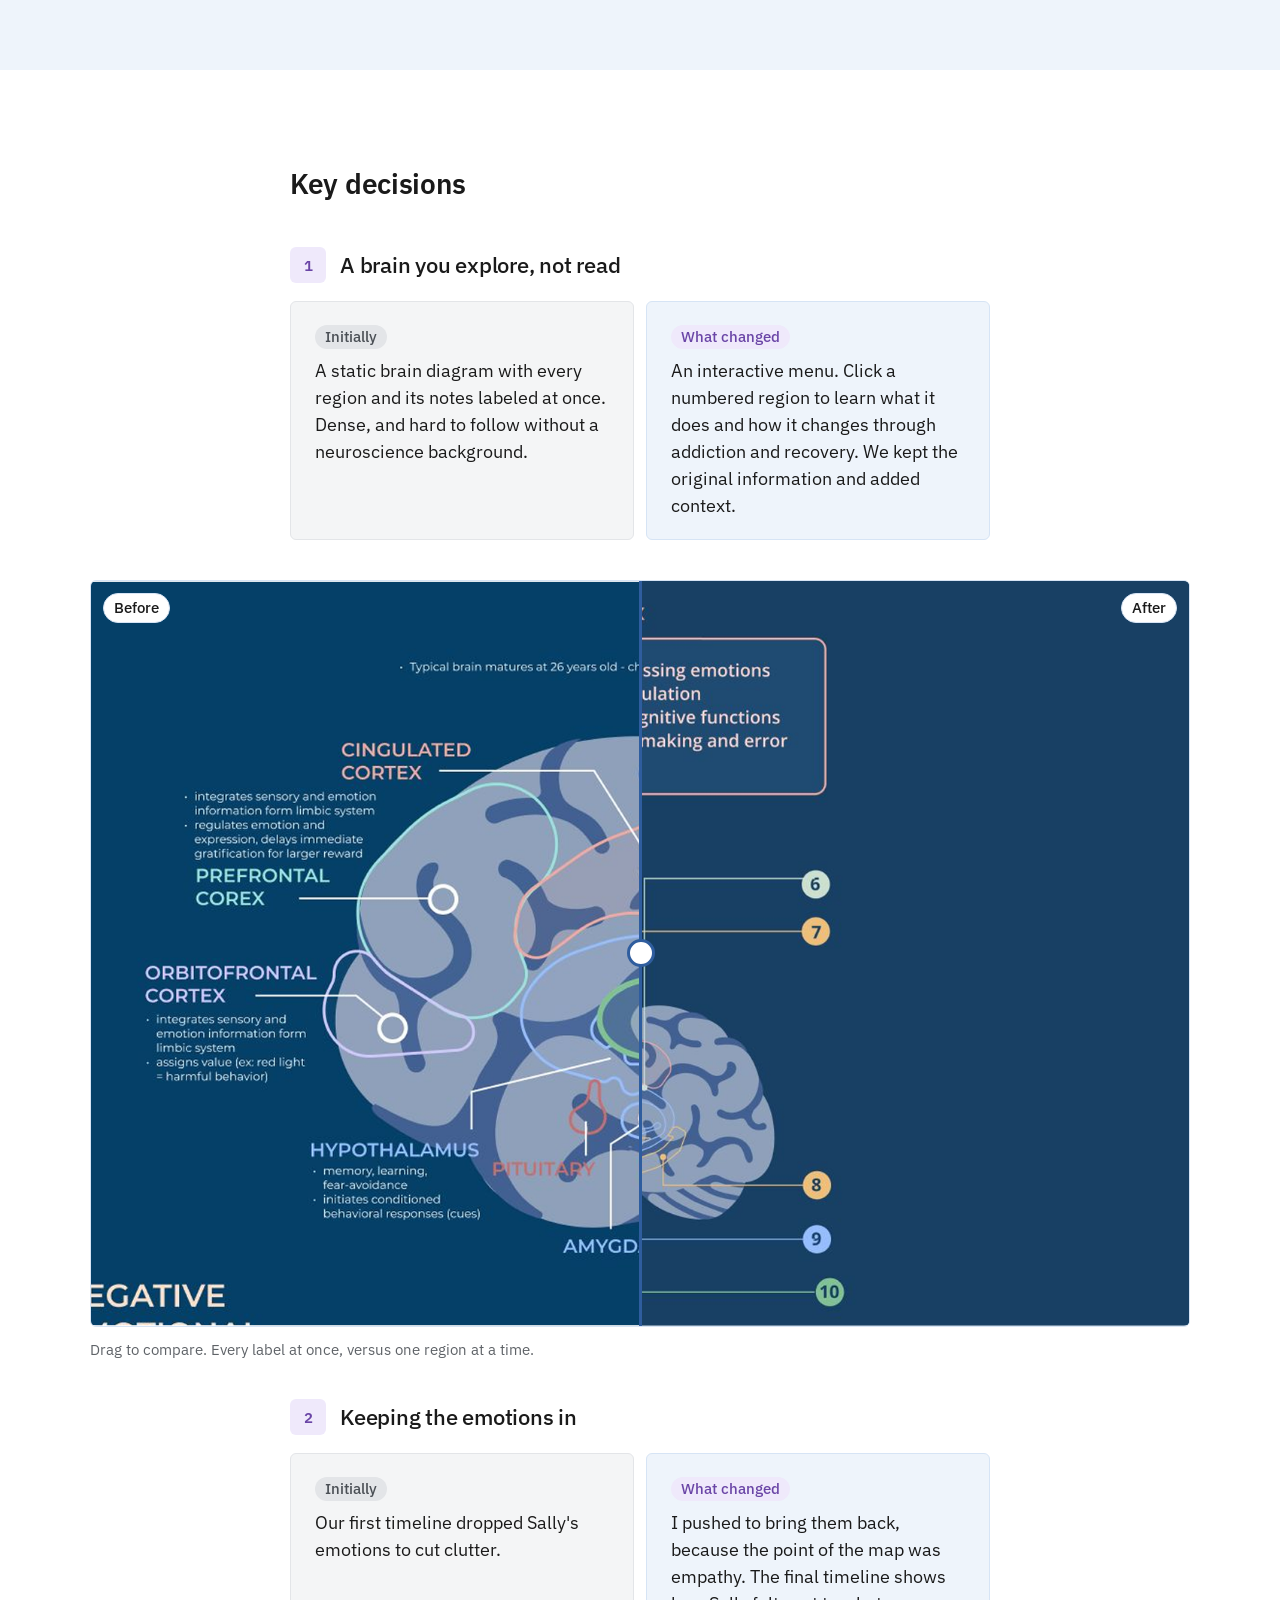
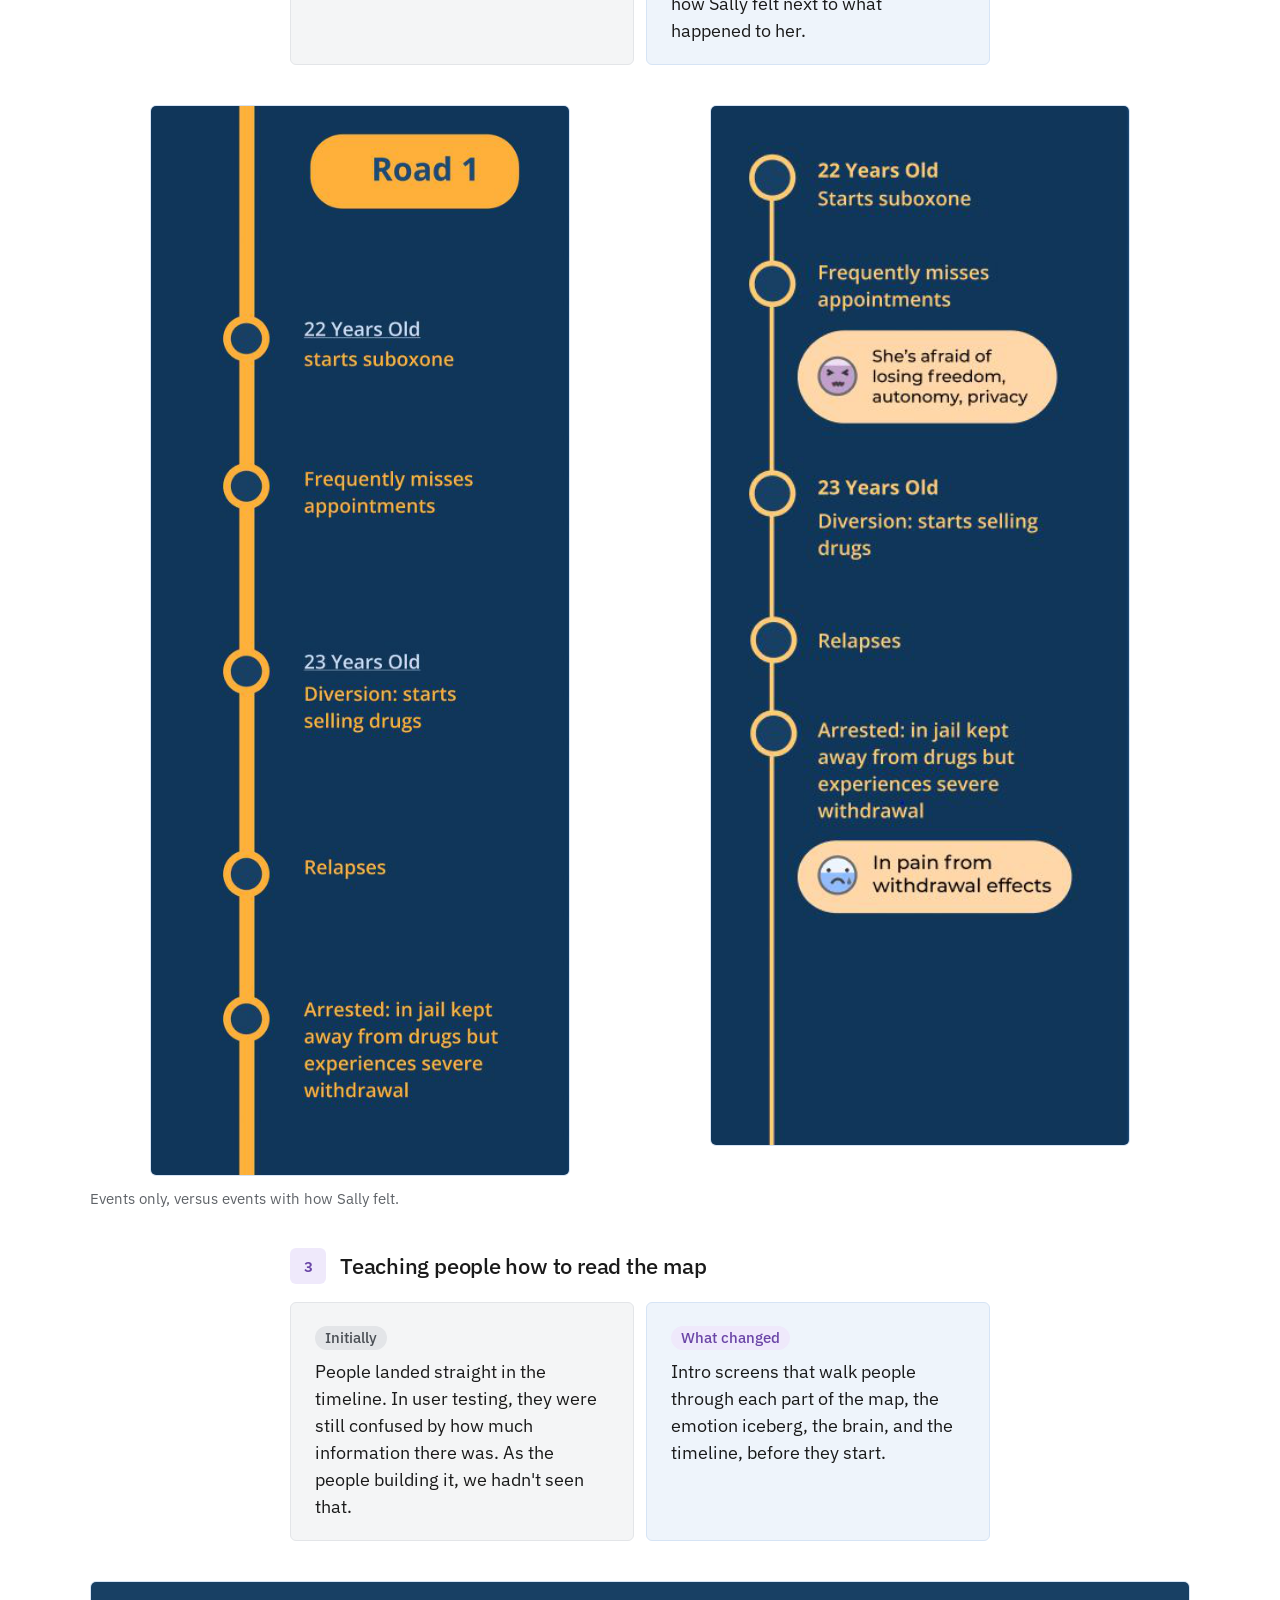
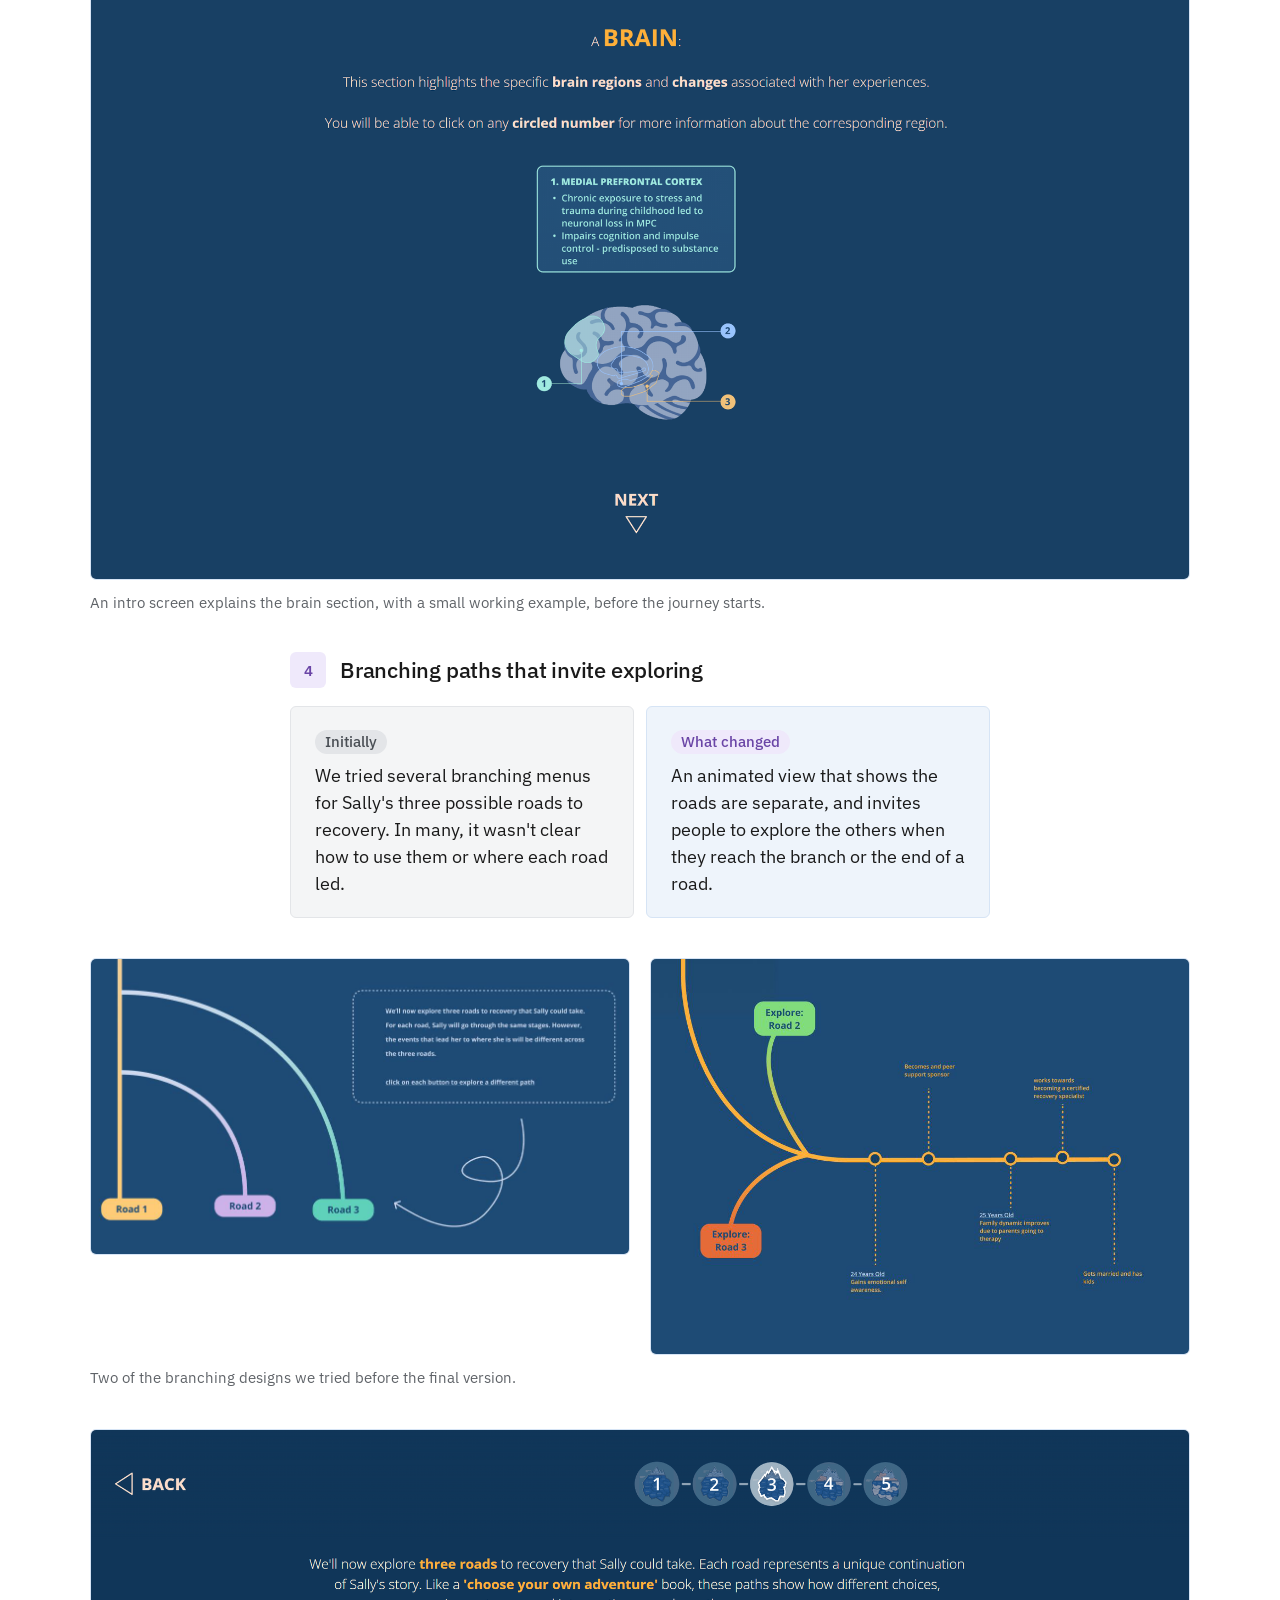
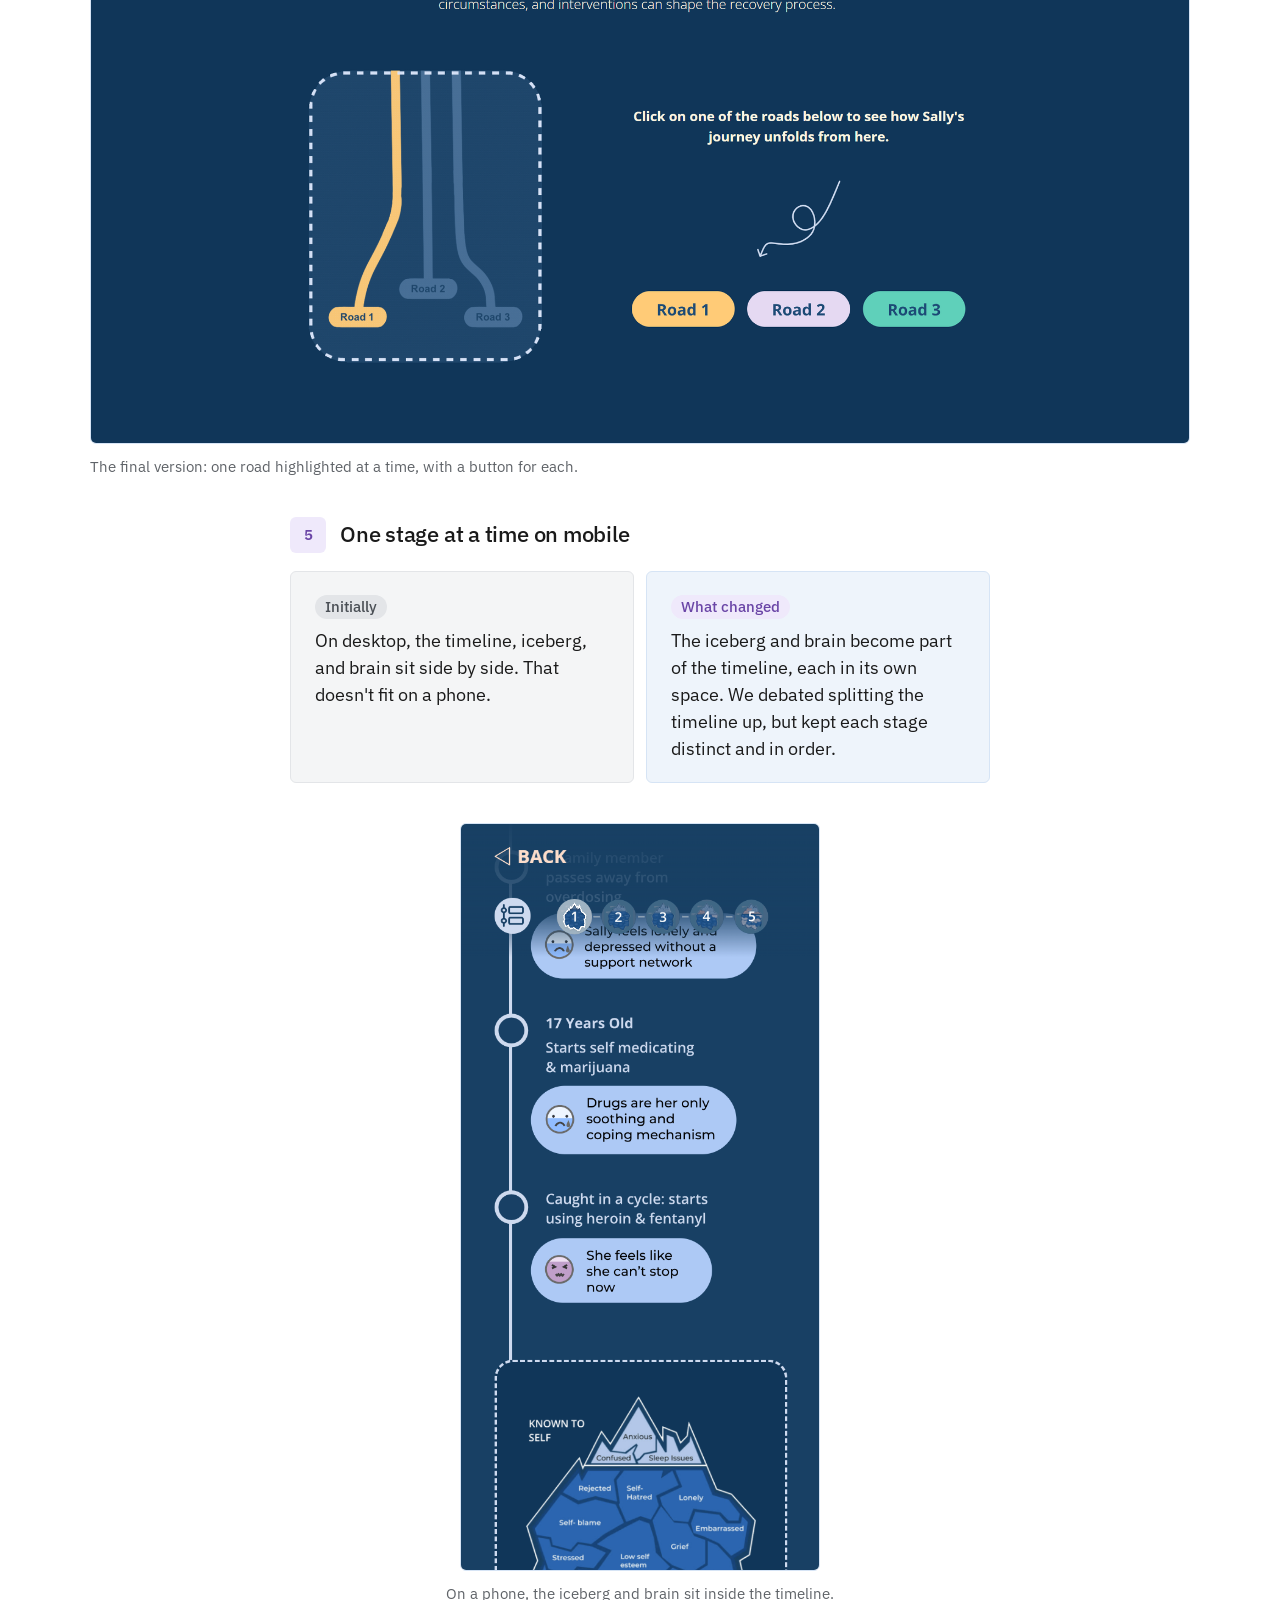
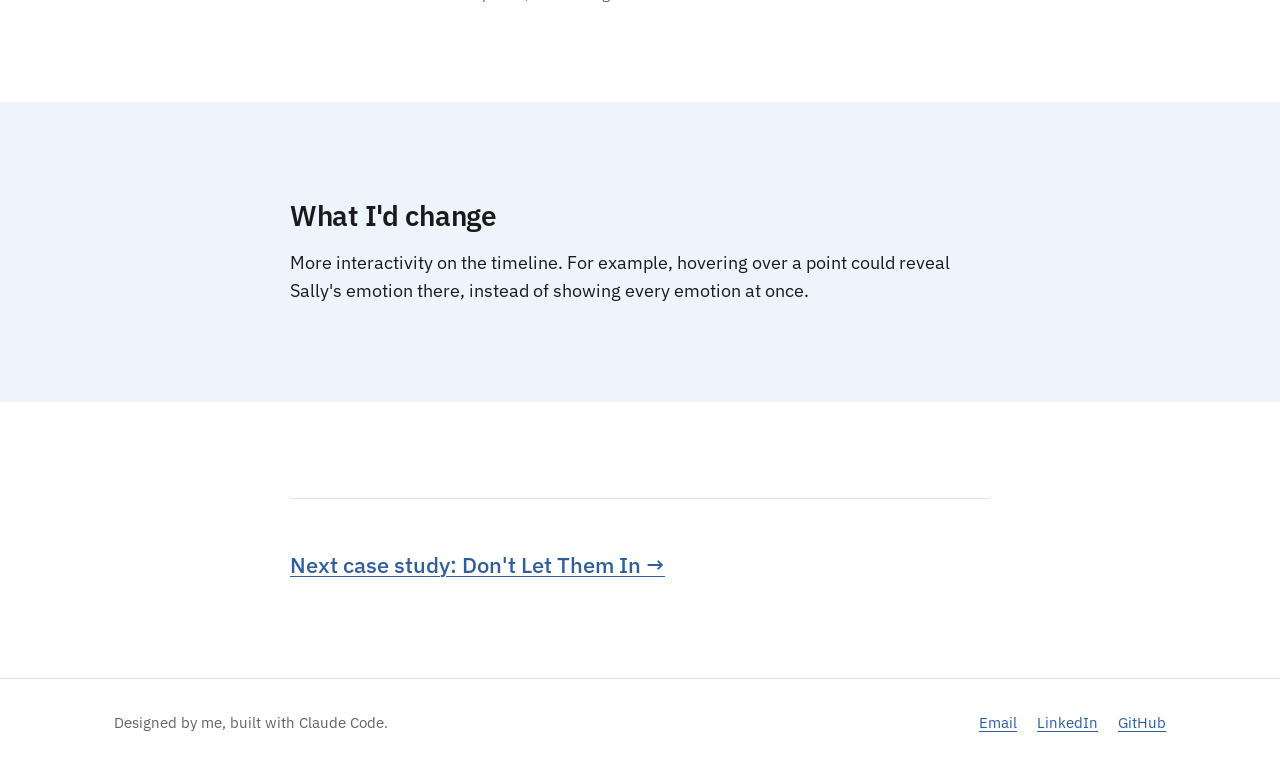
<file: work/biomotivate.html>
<!doctype html>
<html lang="en">
<head>
  <meta charset="utf-8">
  <meta name="viewport" content="width=device-width, initial-scale=1">
  <title>Biomotivate — Iris Liu</title>
  <meta name="description" content="Case study: turning a dense, static patient journey map about substance use recovery into an interactive website for web and mobile.">
  <link rel="preconnect" href="https://fonts.googleapis.com">
  <link rel="preconnect" href="https://fonts.gstatic.com" crossorigin>
  <link href="https://fonts.googleapis.com/css2?family=IBM+Plex+Sans:wght@400;500;600&display=swap" rel="stylesheet">
  <link rel="stylesheet" href="../css/style.css?v=13">
</head>
<body>
  <a class="skip-link" href="#main">Skip to content</a>

  <header class="site-header">
    <div class="inner">
      <a class="site-name" href="../index.html">Iris Liu</a>
      <nav class="site-nav" aria-label="Main">
        <ul>
          <li><a href="../index.html#work">Work</a></li>
          <li><a href="../about.html">About</a></li>
          <li><a href="../resume.pdf">Resume</a></li>
        </ul>
      </nav>
    </div>
  </header>

  <main id="main">
    <!-- Header: title, summary, metadata, cover -->
    <section class="section cs-header flow">
      <h1>Biomotivate: an interactive patient journey map</h1>
      <p class="summary">Turning a dense, static journey map about substance use recovery into an interactive website for web and mobile.</p>
      <p class="role"><span class="role-label">My role</span> I iteratively designed the screens in Figma, built front-end pieces in HTML, and created a cohesive visual style. I also brought in what I knew from cognitive science, like attention span and how affordances work, to shape both the content and the design.</p>

      <dl class="meta wide">
        <div>
          <dt>Role</dt>
          <dd>
            <ul>
              <li>UX and visual design</li>
              <li>Front-end development</li>
            </ul>
          </dd>
        </div>
        <div>
          <dt>Team</dt>
          <dd>Multidisciplinary design team</dd>
        </div>
        <div>
          <dt>Timeline</dt>
          <dd>Summer 2024</dd>
        </div>
        <div>
          <dt>Client</dt>
          <dd>Biomotivate, a Pittsburgh behavioral health company</dd>
        </div>
      </dl>

      <figure class="wide cs-cover">
        <img src="../images/biomotivate/final-screen.png" width="2000" height="1110" alt="The final site: stage 2 of Sally's journey, with a timeline of events and emotion bubbles on the left, a stage summary, an iceberg of her known and hidden emotions, and an interactive brain diagram showing the thalamus." fetchpriority="high">
        <figcaption>One stage of Sally's journey: events and feelings on the timeline, her emotions as an iceberg, and the brain regions involved.</figcaption>
      </figure>

      <p><a href="https://bio-journey-map-site.webflow.io/">Explore the live site →</a></p>
    </section>

    <section class="section flow" aria-labelledby="problem">
      <h2 id="problem">The problem</h2>
      <p>A previous intern had mapped one patient's journey through substance use disorder and recovery: her emotions, the brain changes behind them, and the events of her life across five stages. The map was rich, but static and dense. Our task was to turn it into an interactive website that works on web and mobile.</p>
      <figure class="wide">
        <img src="../images/biomotivate/original-map.webp" width="1920" height="1891" loading="lazy" alt="The original static journey map, 'Mapping Patient Journeys': rows of emotion icebergs, a zigzagging line of events and feelings, five brain diagrams, staff members, and pain points, all on one dense poster.">
        <figcaption>The starting point: everything about Sally's journey on one poster.</figcaption>
      </figure>
    </section>

    <section class="section band flow" aria-labelledby="challenges">
      <h2 id="challenges">What made it hard</h2>
      <ul class="bullets">
        <li>How do we present a nonlinear story clearly?</li>
        <li>How do we encourage people to explore every path?</li>
        <li>How do we build empathy for people recovering from addiction?</li>
        <li>How do we include all the information without overwhelming people?</li>
      </ul>
    </section>

    <section class="section flow" aria-labelledby="decisions">
      <h2 id="decisions">Key decisions</h2>

      <h3 class="decision"><span class="num" aria-hidden="true">1</span><span>A brain you explore, not read</span></h3>
      <div class="change">
        <div class="before">
          <p class="change-label">Initially</p>
          <p>A static brain diagram with every region and its notes labeled at once. Dense, and hard to follow without a neuroscience background.</p>
        </div>
        <div class="after">
          <p class="change-label">What changed</p>
          <p>An interactive menu. Click a numbered region to learn what it does and how it changes through addiction and recovery. We kept the original information and added context.</p>
        </div>
      </div>
      <figure class="wide">
        <div class="ba" data-ba style="--pos: 50%">
          <img src="../images/biomotivate/brain-before.png" width="1460" height="990" loading="lazy" alt="Before: a brain diagram with eleven regions labeled at once, several with small bullet-point notes beside them.">
          <div class="ba-after">
            <img src="../images/biomotivate/brain-after.png" width="1460" height="990" loading="lazy" alt="After: a smaller brain with ten numbered callouts; the cingulated cortex is selected, and its description appears in a box above.">
          </div>
          <span class="ba-line" aria-hidden="true"></span>
          <span class="ba-tag ba-tag-before" aria-hidden="true">Before</span>
          <span class="ba-tag ba-tag-after" aria-hidden="true">After</span>
          <input class="ba-range" type="range" min="0" max="100" value="50" aria-label="Before and after comparison. Lower values show more of the redesign, higher values show more of the original.">
        </div>
        <figcaption>Drag to compare. Every label at once, versus one region at a time.</figcaption>
      </figure>

      <h3 class="decision"><span class="num" aria-hidden="true">2</span><span>Keeping the emotions in</span></h3>
      <div class="change">
        <div class="before">
          <p class="change-label">Initially</p>
          <p>Our first timeline dropped Sally's emotions to cut clutter.</p>
        </div>
        <div class="after">
          <p class="change-label">What changed</p>
          <p>I pushed to bring them back, because the point of the map was empathy. The final timeline shows how Sally felt next to what happened to her.</p>
        </div>
      </div>
      <figure class="wide">
        <div class="grid grid-2 panels">
          <img src="../images/biomotivate/timeline-before.png" width="487" height="1245" loading="lazy" alt="Before: a timeline for Road 1 listing events only, such as starting suboxone, missing appointments, relapsing, and being arrested.">
          <img src="../images/biomotivate/timeline-after.png" width="362" height="900" loading="lazy" alt="After: the same timeline with emotion bubbles added, such as 'She's afraid of losing freedom, autonomy, privacy' and 'In pain from withdrawal effects.'">
        </div>
        <figcaption>Events only, versus events with how Sally felt.</figcaption>
      </figure>

      <h3 class="decision"><span class="num" aria-hidden="true">3</span><span>Teaching people how to read the map</span></h3>
      <div class="change">
        <div class="before">
          <p class="change-label">Initially</p>
          <p>People landed straight in the timeline. In user testing, they were still confused by how much information there was. As the people building it, we hadn't seen that.</p>
        </div>
        <div class="after">
          <p class="change-label">What changed</p>
          <p>Intro screens that walk people through each part of the map, the emotion iceberg, the brain, and the timeline, before they start.</p>
        </div>
      </div>
      <figure class="wide">
        <img src="../images/biomotivate/brain-intro.png" width="2000" height="1087" loading="lazy" alt="Intro screen titled 'A Brain': it explains that this section highlights brain regions tied to Sally's experiences and that people can click any circled number, with a small example brain and one region's description.">
        <figcaption>An intro screen explains the brain section, with a small working example, before the journey starts.</figcaption>
      </figure>

      <h3 class="decision"><span class="num" aria-hidden="true">4</span><span>Branching paths that invite exploring</span></h3>
      <div class="change">
        <div class="before">
          <p class="change-label">Initially</p>
          <p>We tried several branching menus for Sally's three possible roads to recovery. In many, it wasn't clear how to use them or where each road led.</p>
        </div>
        <div class="after">
          <p class="change-label">What changed</p>
          <p>An animated view that shows the roads are separate, and invites people to explore the others when they reach the branch or the end of a road.</p>
        </div>
      </div>
      <figure class="wide">
        <div class="grid grid-2">
          <img src="../images/biomotivate/branch-v1.png" width="1089" height="596" loading="lazy" alt="Early iteration: three curved roads labeled Road 1, 2, and 3 fanning out from one line, with an explanation box.">
          <img src="../images/biomotivate/branch-v2.png" width="1012" height="742" loading="lazy" alt="Early iteration: a timeline with two side branches labeled 'Explore: Road 2' and 'Explore: Road 3.'">
        </div>
        <figcaption>Two of the branching designs we tried before the final version.</figcaption>
      </figure>
      <figure class="wide">
        <img src="../images/biomotivate/final-branch.png" width="2000" height="1116" loading="lazy" alt="Final branching screen: text introduces three roads to recovery 'like a choose your own adventure book,' an animated diagram highlights Road 1, and three colored buttons let people pick a road.">
        <figcaption>The final version: one road highlighted at a time, with a button for each.</figcaption>
      </figure>

      <h3 class="decision"><span class="num" aria-hidden="true">5</span><span>One stage at a time on mobile</span></h3>
      <div class="change">
        <div class="before">
          <p class="change-label">Initially</p>
          <p>On desktop, the timeline, iceberg, and brain sit side by side. That doesn't fit on a phone.</p>
        </div>
        <div class="after">
          <p class="change-label">What changed</p>
          <p>The iceberg and brain become part of the timeline, each in its own space. We debated splitting the timeline up, but kept each stage distinct and in order.</p>
        </div>
      </div>
      <figure class="wide figure-narrow">
        <img src="../images/biomotivate/mobile.png" width="587" height="1224" loading="lazy" alt="Mobile view: the timeline runs down the screen with events and emotion bubbles, and the emotion iceberg appears inline below them.">
        <figcaption>On a phone, the iceberg and brain sit inside the timeline.</figcaption>
      </figure>
    </section>

    <section class="section band flow" aria-labelledby="change">
      <h2 id="change">What I'd change</h2>
      <p>More interactivity on the timeline. For example, hovering over a point could reveal Sally's emotion there, instead of showing every emotion at once.</p>
    </section>

    <section class="section flow">
      <p class="next"><a href="dont-let-them-in.html">Next case study: Don't Let Them In →</a></p>
    </section>
  </main>

  <footer class="site-footer">
    <div class="inner">
      <p>Designed by me, built with Claude Code.</p>
      <ul>
        <li><a href="mailto:irisliu@andrew.cmu.edu">Email</a></li>
        <li><a href="https://www.linkedin.com/in/iris-liu-258709253">LinkedIn</a></li>
        <li><a href="https://github.com/liu-iris">GitHub</a></li>
      </ul>
    </div>
  </footer>
  <script>
    // Before/after slider: the range input moves the divider.
    document.querySelectorAll('[data-ba]').forEach(function (ba) {
      var range = ba.querySelector('.ba-range');
      range.addEventListener('input', function () { ba.style.setProperty('--pos', range.value + '%'); });
    });
  </script>
</body>
</html>
</file>
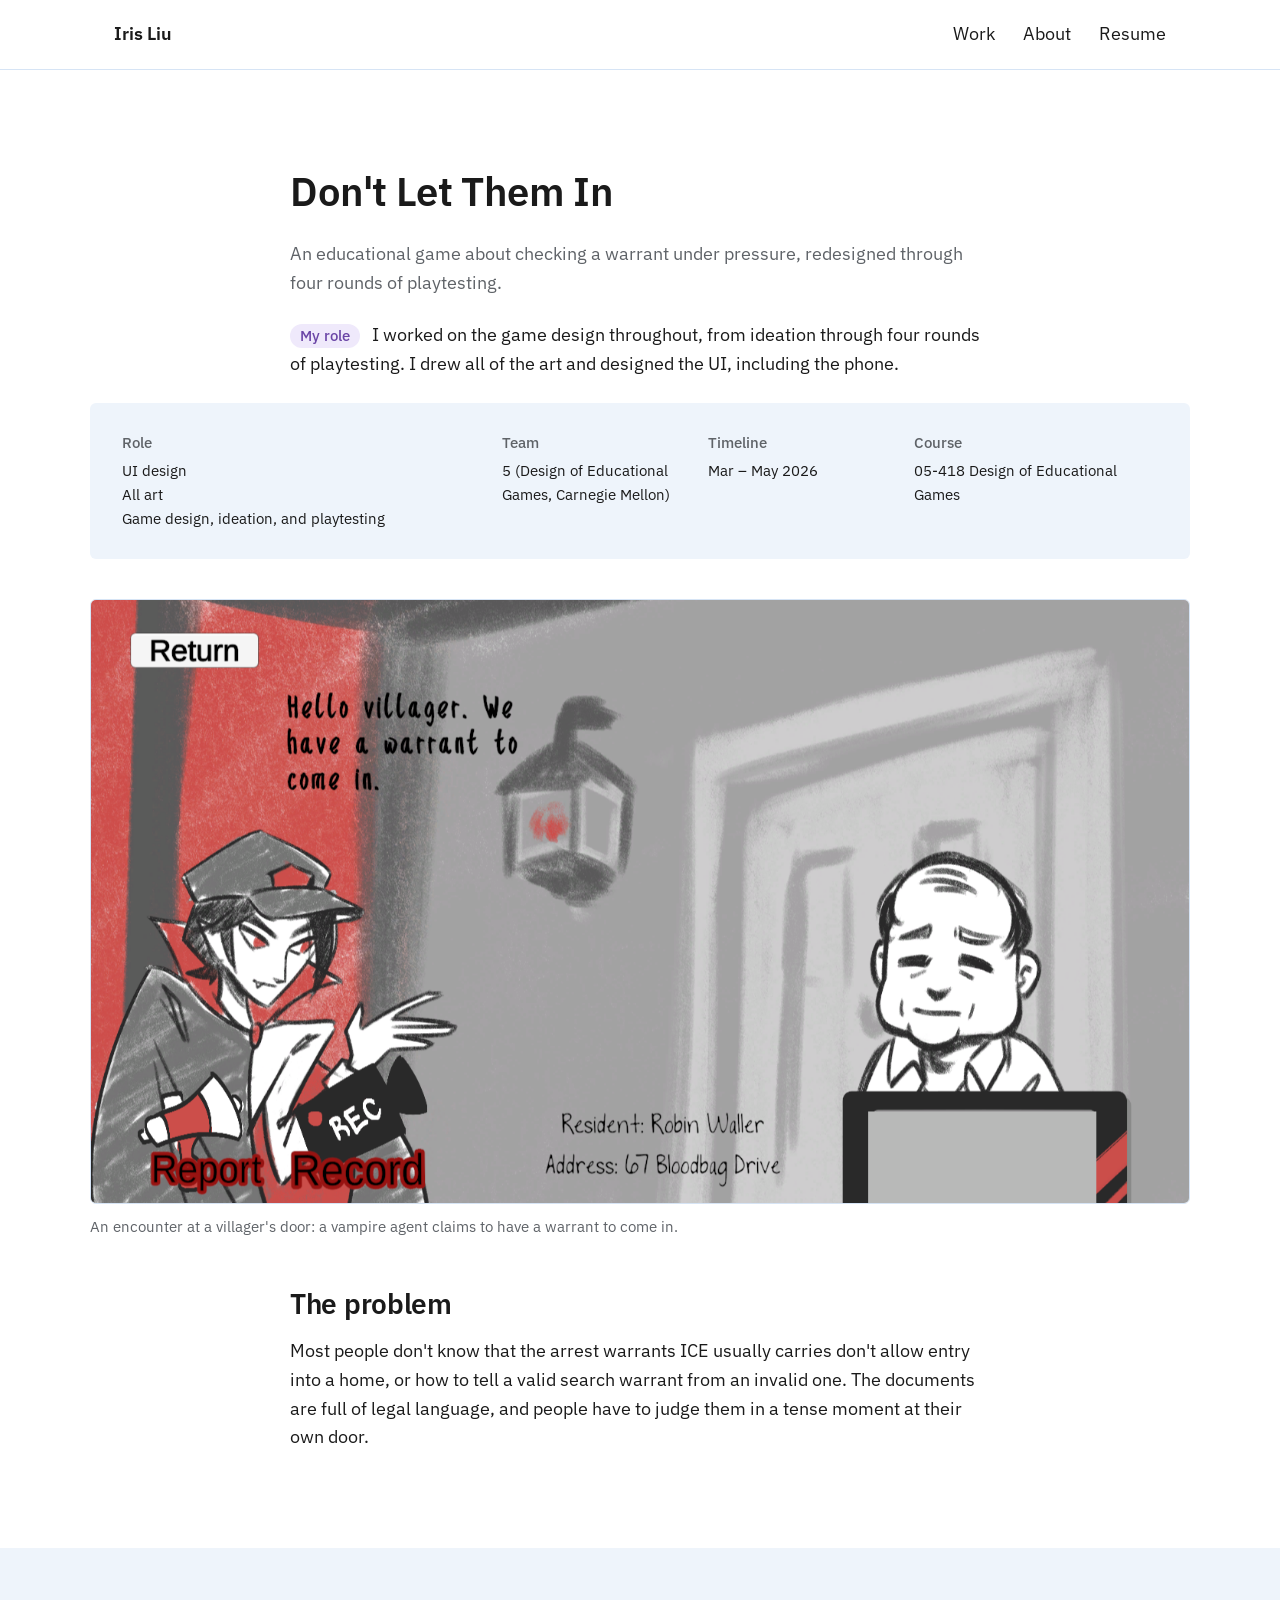
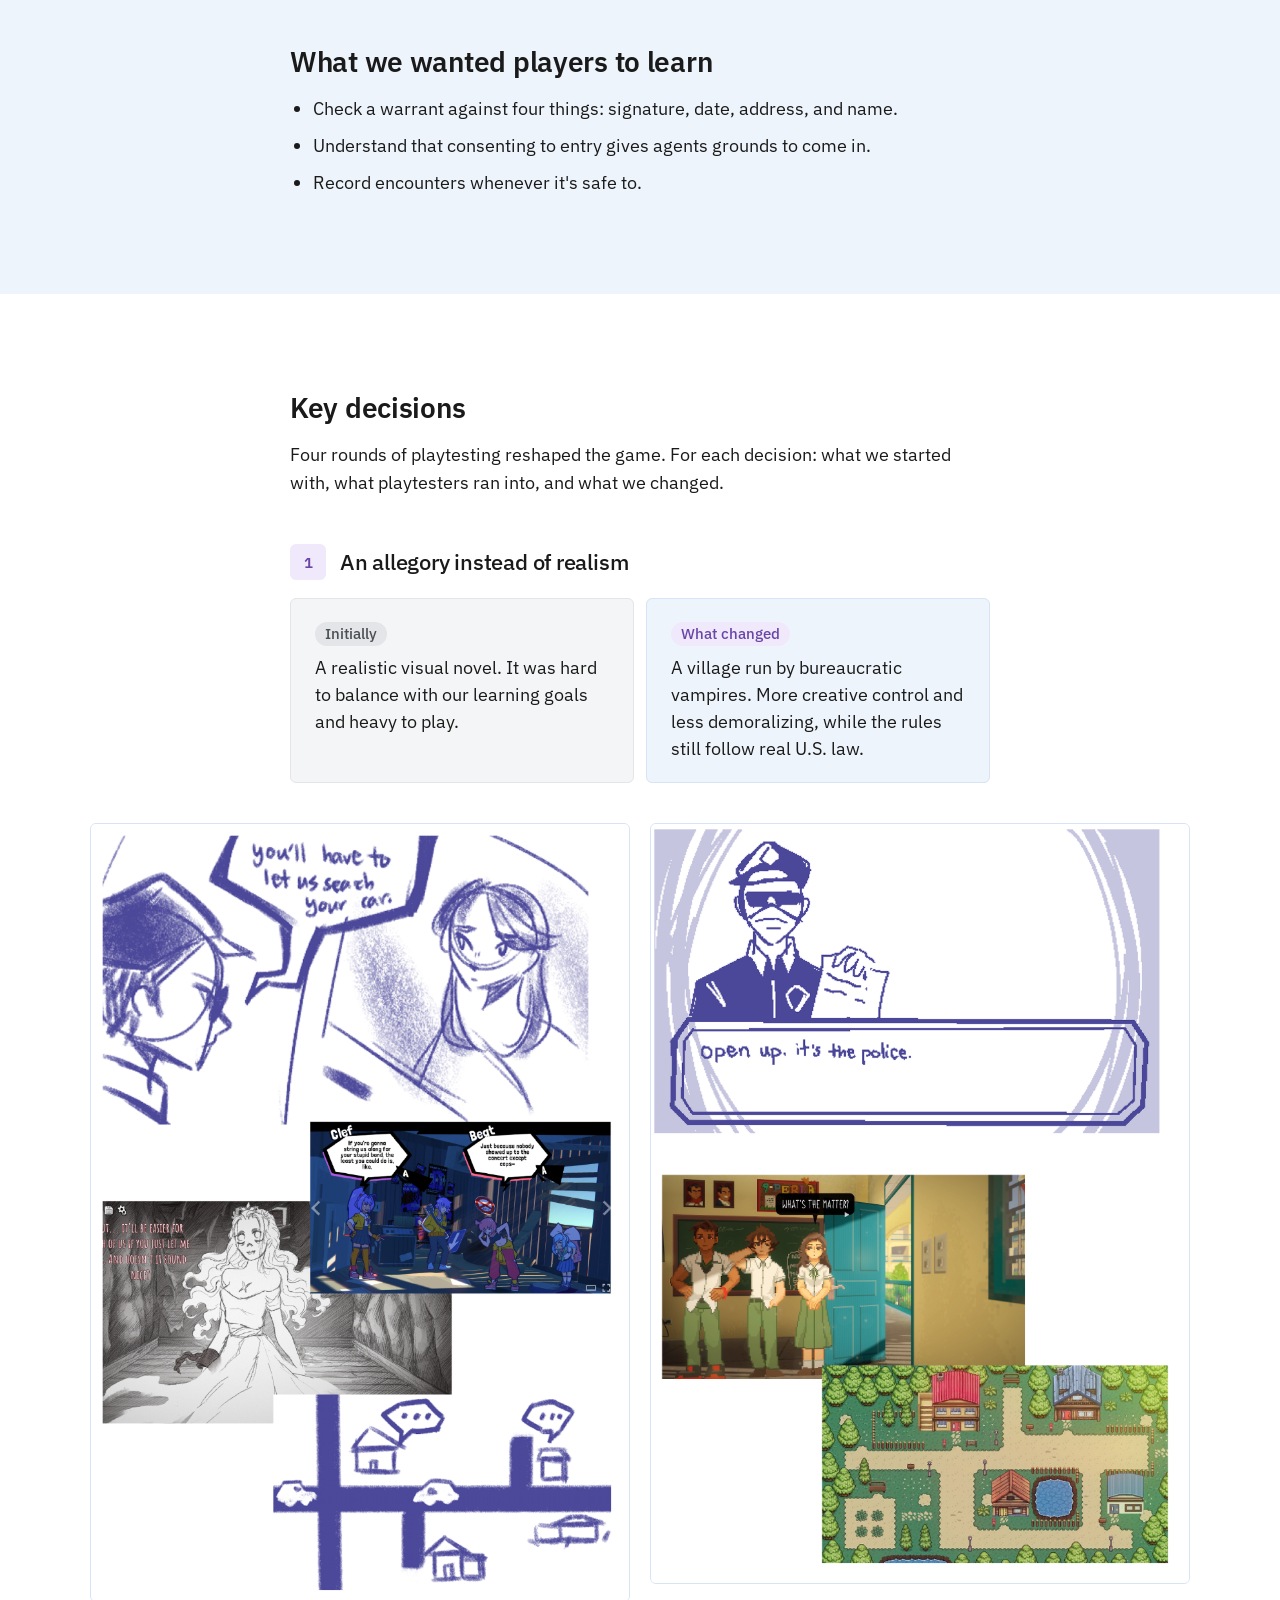
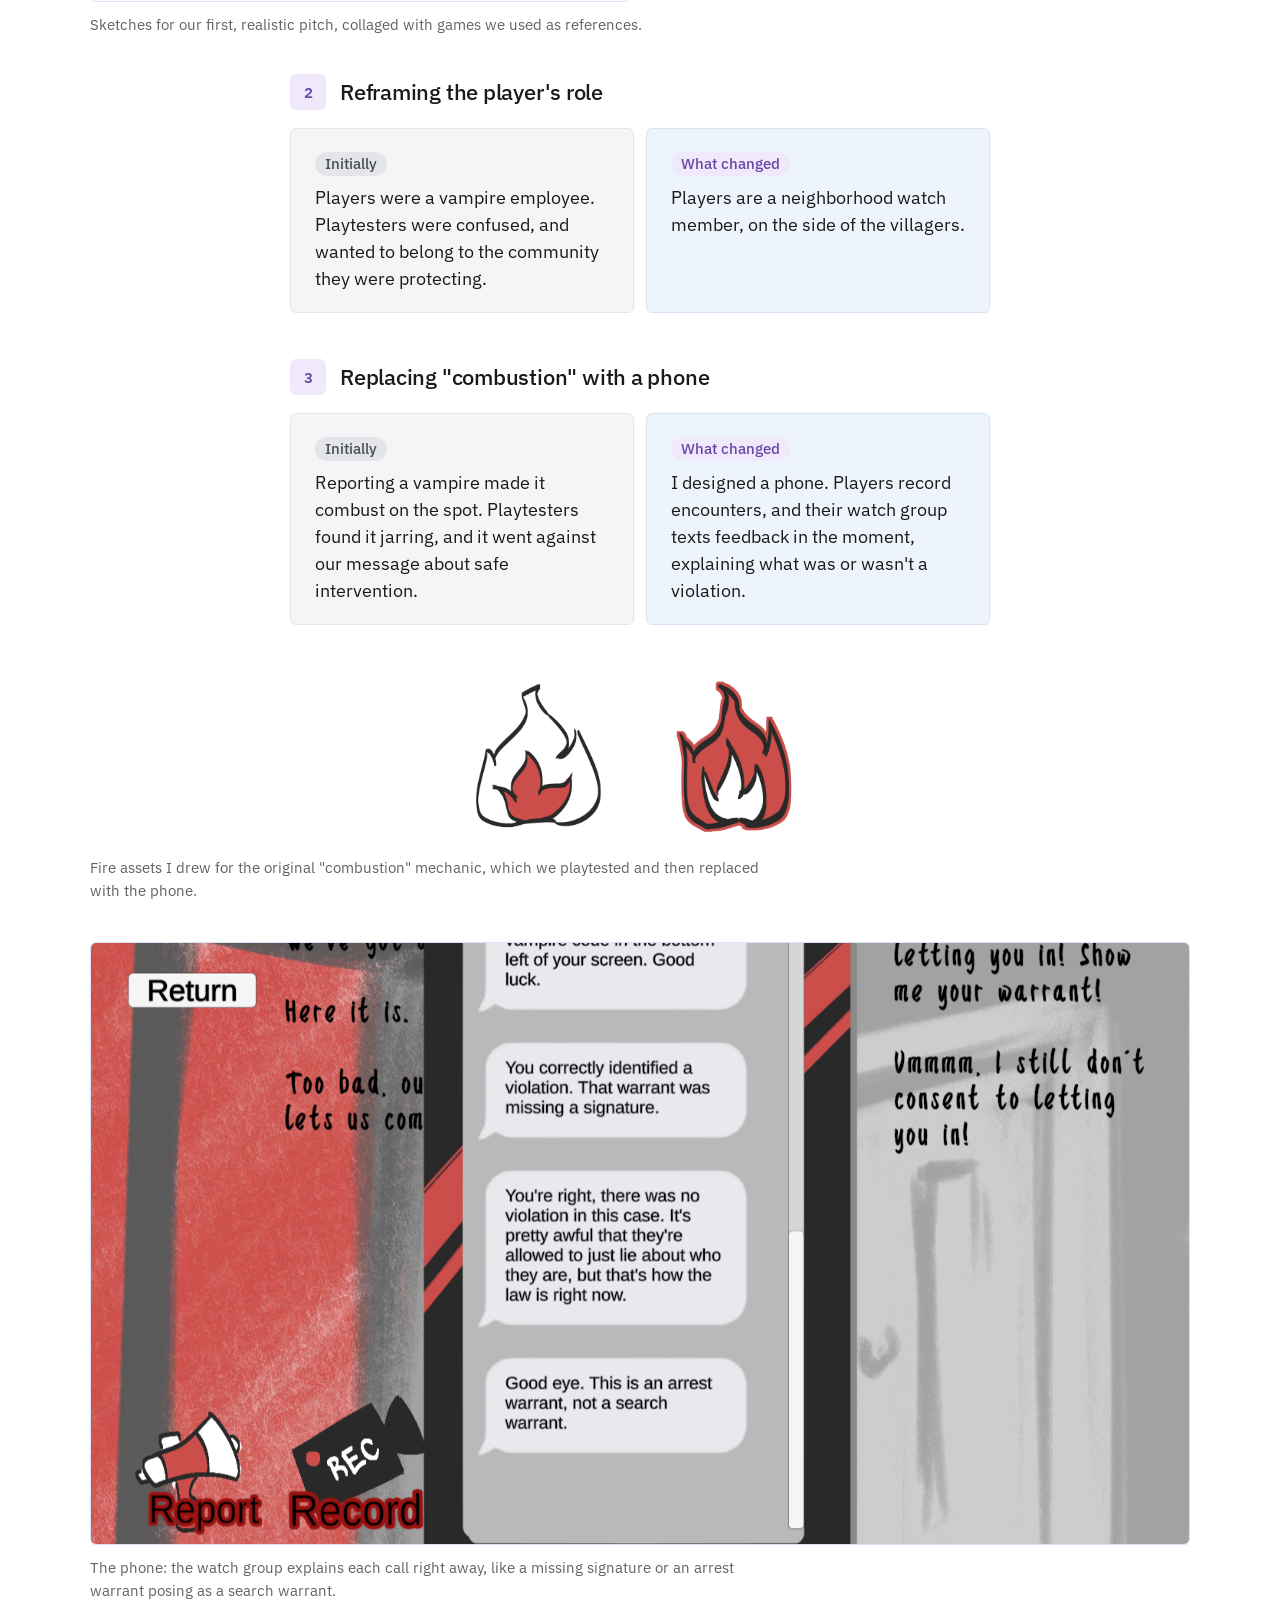
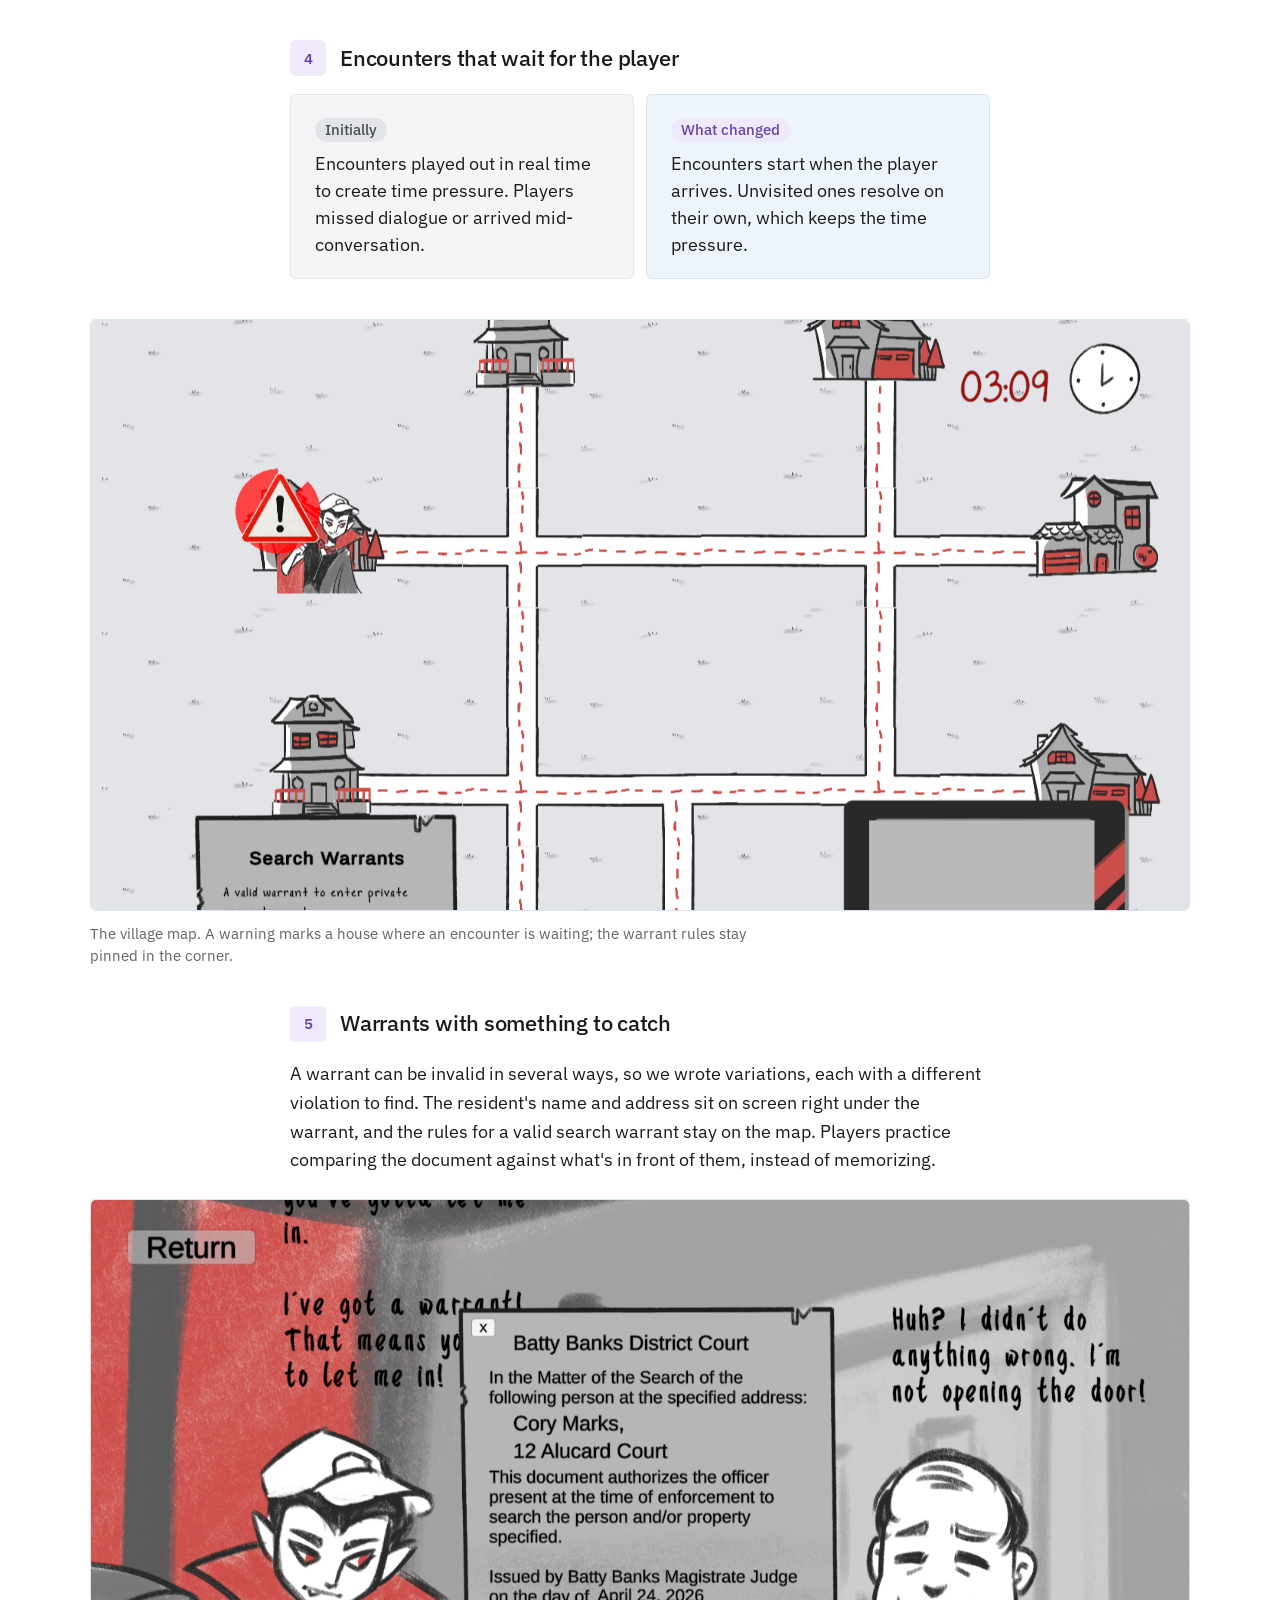
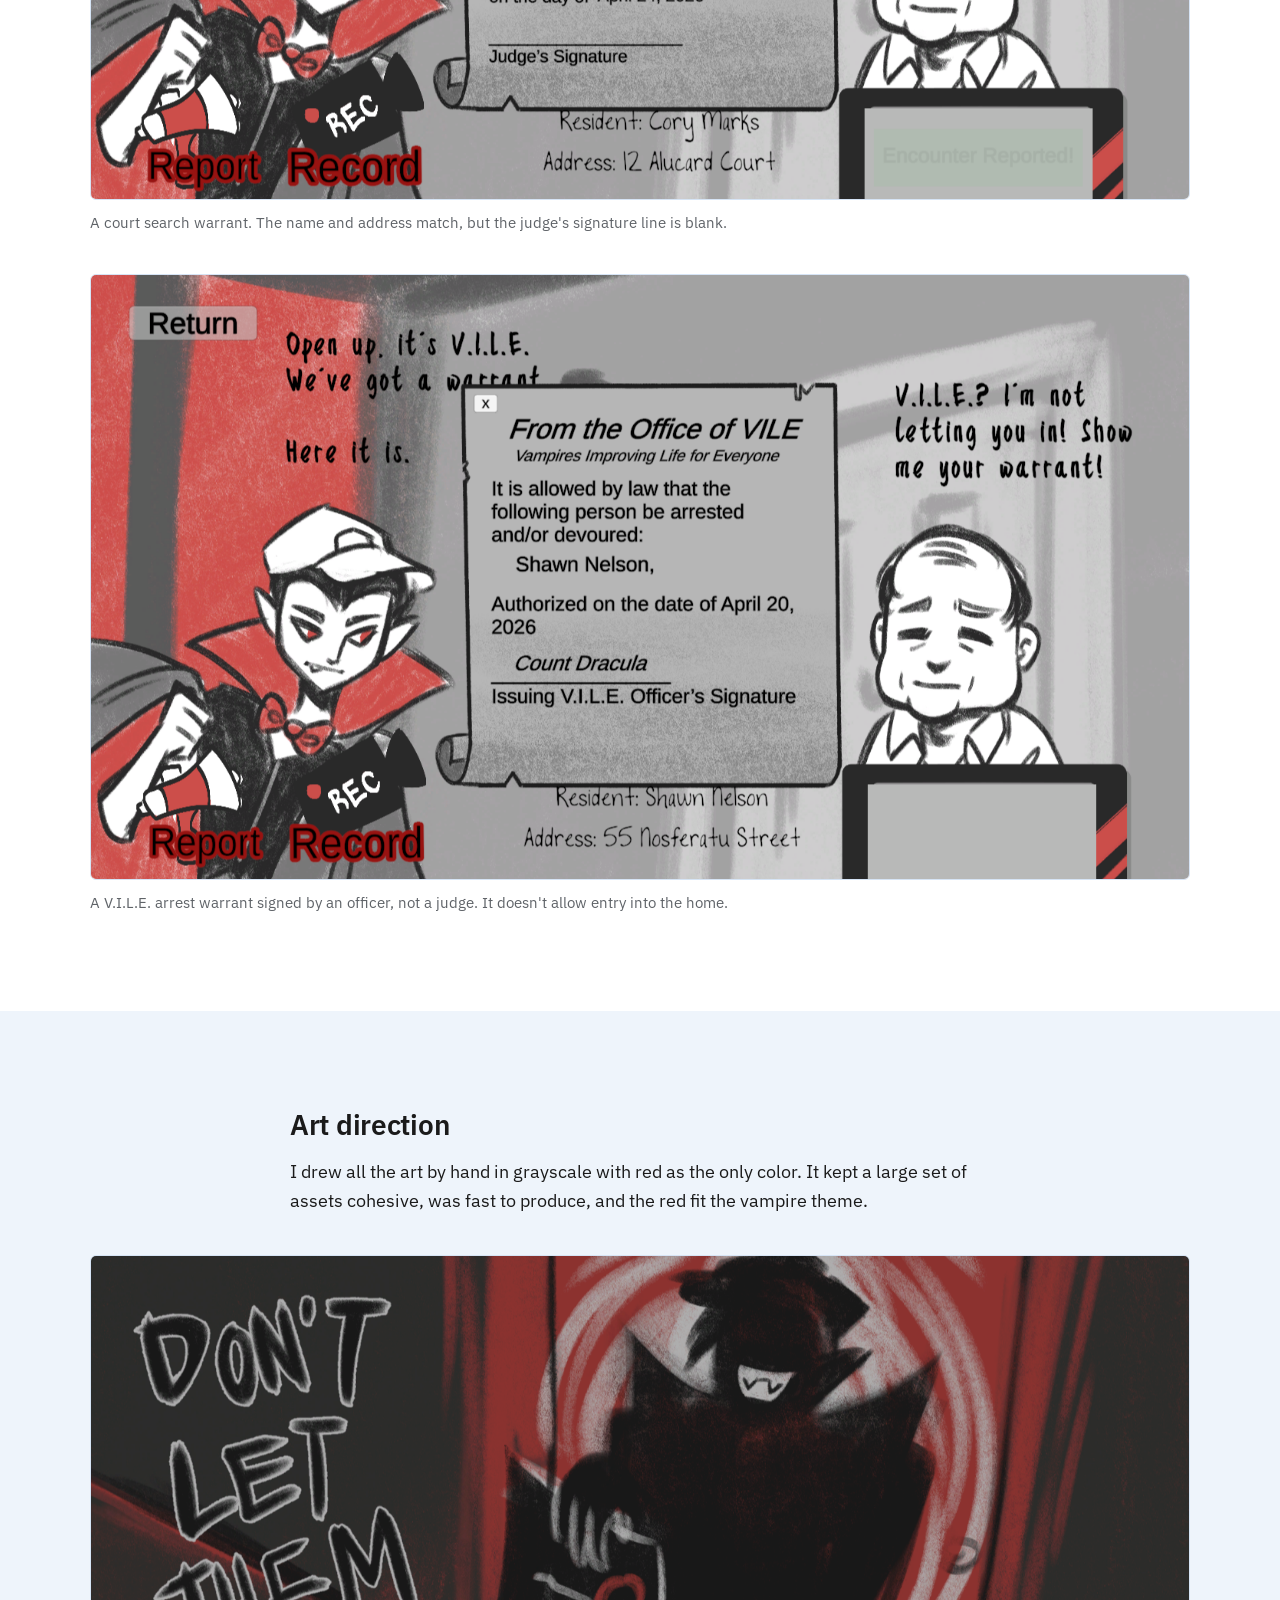
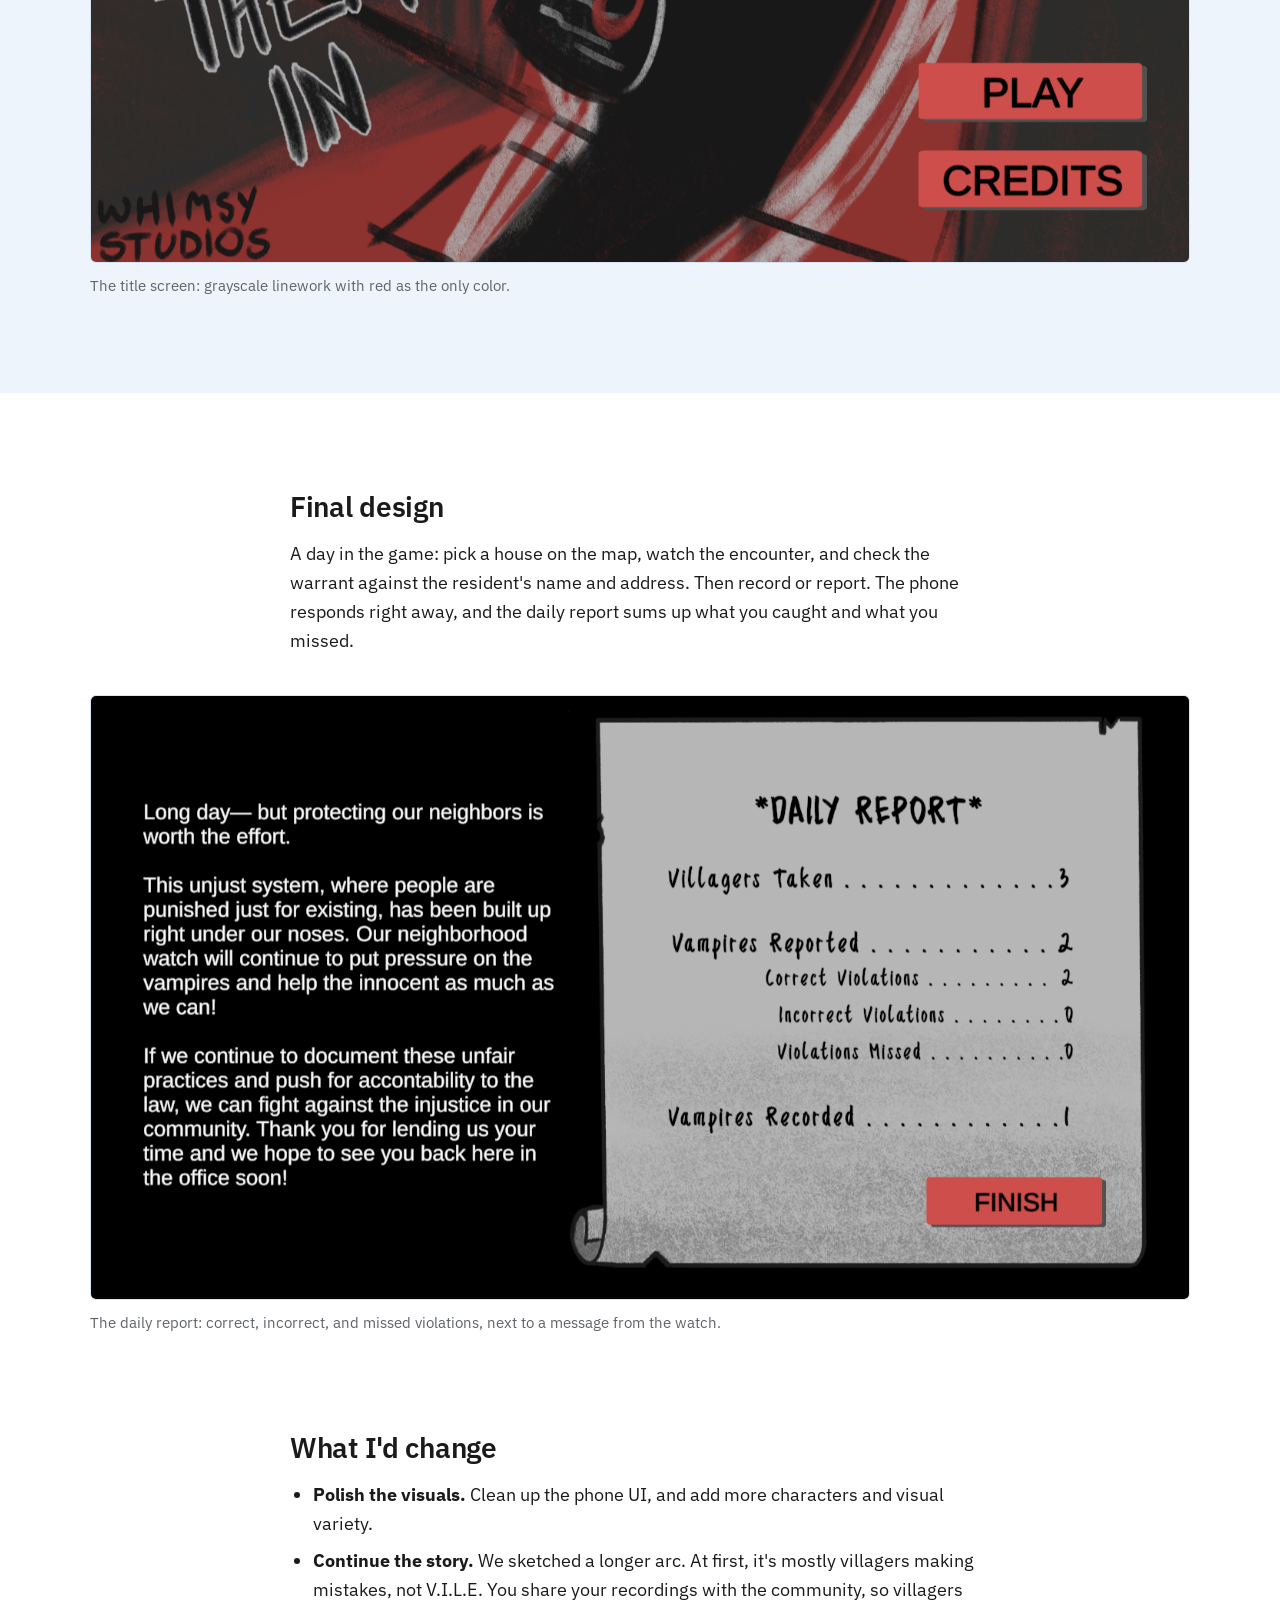
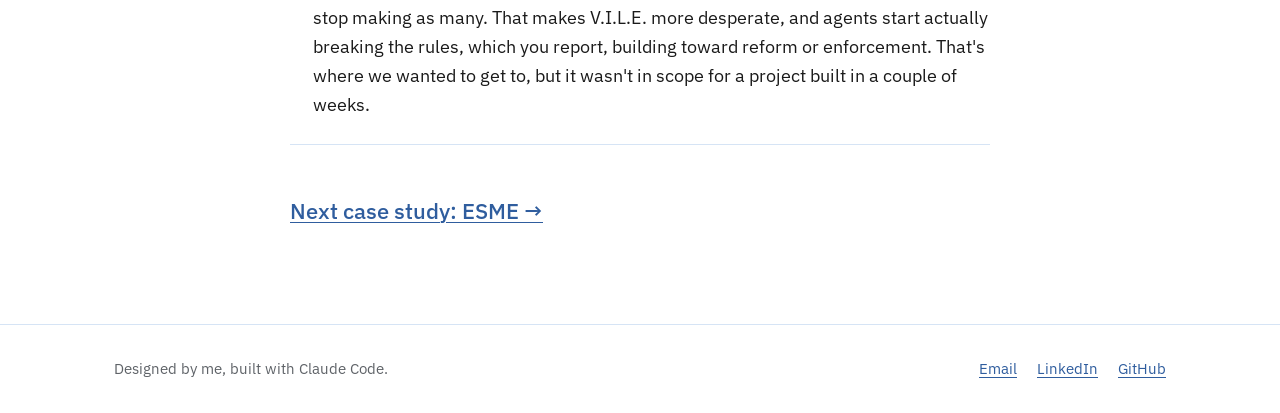
<file: work/dont-let-them-in.html>
<!doctype html>
<html lang="en">
<head>
  <meta charset="utf-8">
  <meta name="viewport" content="width=device-width, initial-scale=1">
  <title>Don't Let Them In — Iris Liu</title>
  <meta name="description" content="Case study: an educational game about checking a warrant under pressure, redesigned through four rounds of playtesting.">
  <link rel="preconnect" href="https://fonts.googleapis.com">
  <link rel="preconnect" href="https://fonts.gstatic.com" crossorigin>
  <link href="https://fonts.googleapis.com/css2?family=IBM+Plex+Sans:wght@400;500;600&display=swap" rel="stylesheet">
  <link rel="stylesheet" href="../css/style.css?v=13">
</head>
<body>
  <a class="skip-link" href="#main">Skip to content</a>

  <header class="site-header">
    <div class="inner">
      <a class="site-name" href="../index.html">Iris Liu</a>
      <nav class="site-nav" aria-label="Main">
        <ul>
          <li><a href="../index.html#work">Work</a></li>
          <li><a href="../about.html">About</a></li>
          <li><a href="../resume.pdf">Resume</a></li>
        </ul>
      </nav>
    </div>
  </header>

  <main id="main">
    <!-- Header: title, summary, metadata, cover -->
    <section class="section cs-header flow">
      <h1>Don't Let Them In</h1>
      <p class="summary">An educational game about checking a warrant under pressure, redesigned through four rounds of playtesting.</p>
      <p class="role"><span class="role-label">My role</span> I worked on the game design throughout, from ideation through four rounds of playtesting. I drew all of the art and designed the UI, including the phone.</p>

      <dl class="meta wide">
        <div>
          <dt>Role</dt>
          <dd>
            <ul>
              <li>UI design</li>
              <li>All art</li>
              <li>Game design, ideation, and playtesting</li>
            </ul>
          </dd>
        </div>
        <div>
          <dt>Team</dt>
          <dd>5 (Design of Educational Games, Carnegie Mellon)</dd>
        </div>
        <div>
          <dt>Timeline</dt>
          <dd>Mar – May 2026</dd>
        </div>
        <div>
          <dt>Course</dt>
          <dd>05-418 Design of Educational Games</dd>
        </div>
      </dl>

      <figure class="wide cs-cover">
        <img src="../images/dlti/cover.png" width="1434" height="787" alt="Gameplay: a hand-drawn vampire agent at a villager's door says 'Hello villager. We have a warrant to come in,' drawn in grayscale with red accents." fetchpriority="high">
        <figcaption>An encounter at a villager's door: a vampire agent claims to have a warrant to come in.</figcaption>
      </figure>
    </section>

    <section class="section flow" aria-labelledby="problem">
      <h2 id="problem">The problem</h2>
      <p>Most people don't know that the arrest warrants ICE usually carries don't allow entry into a home, or how to tell a valid search warrant from an invalid one. The documents are full of legal language, and people have to judge them in a tense moment at their own door.</p>
    </section>

    <section class="section band flow" aria-labelledby="goals">
      <h2 id="goals">What we wanted players to learn</h2>
      <ul class="bullets">
        <li>Check a warrant against four things: signature, date, address, and name.</li>
        <li>Understand that consenting to entry gives agents grounds to come in.</li>
        <li>Record encounters whenever it's safe to.</li>
      </ul>
    </section>

    <section class="section flow" aria-labelledby="decisions">
      <h2 id="decisions">Key decisions</h2>
      <p>Four rounds of playtesting reshaped the game. For each decision: what we started with, what playtesters ran into, and what we changed.</p>

      <h3 class="decision"><span class="num" aria-hidden="true">1</span><span>An allegory instead of realism</span></h3>
      <div class="change">
        <div class="before">
          <p class="change-label">Initially</p>
          <p>A realistic visual novel. It was hard to balance with our learning goals and heavy to play.</p>
        </div>
        <div class="after">
          <p class="change-label">What changed</p>
          <p>A village run by bureaucratic vampires. More creative control and less demoralizing, while the rules still follow real U.S. law.</p>
        </div>
      </div>
      <figure class="wide">
        <div class="grid grid-2">
          <img src="../images/dlti/sketch-1.png" width="834" height="1204" loading="lazy" alt="Collage of early sketches in blue pencil: an officer telling a driver 'you'll have to let us search your car' and a rough neighborhood map with speech bubbles, alongside screenshots of other narrative games used as style references.">
          <img src="../images/dlti/sketch-2.png" width="801" height="1130" loading="lazy" alt="Early sketch of a police officer at the door holding a paper, with the dialogue 'open up, it's the police,' alongside screenshots of pixel-art games used as references for dialogue and map views.">
        </div>
        <figcaption>Sketches for our first, realistic pitch, collaged with games we used as references.</figcaption>
      </figure>

      <h3 class="decision"><span class="num" aria-hidden="true">2</span><span>Reframing the player's role</span></h3>
      <div class="change">
        <div class="before">
          <p class="change-label">Initially</p>
          <p>Players were a vampire employee. Playtesters were confused, and wanted to belong to the community they were protecting.</p>
        </div>
        <div class="after">
          <p class="change-label">What changed</p>
          <p>Players are a neighborhood watch member, on the side of the villagers.</p>
        </div>
      </div>

      <h3 class="decision"><span class="num" aria-hidden="true">3</span><span>Replacing "combustion" with a phone</span></h3>
      <div class="change">
        <div class="before">
          <p class="change-label">Initially</p>
          <p>Reporting a vampire made it combust on the spot. Playtesters found it jarring, and it went against our message about safe intervention.</p>
        </div>
        <div class="after">
          <p class="change-label">What changed</p>
          <p>I designed a phone. Players record encounters, and their watch group texts feedback in the moment, explaining what was or wasn't a violation.</p>
        </div>
      </div>
      <figure class="wide">
        <div class="grid grid-2 assets">
          <img src="../images/dlti/fire1.png" width="1000" height="1000" loading="lazy" alt="Hand-drawn flame icon: a white flame outlined in black with a smaller red flame inside.">
          <img src="../images/dlti/fire2.png" width="1000" height="1000" loading="lazy" alt="Hand-drawn flame icon: a red flame outlined in black with a white flame inside.">
        </div>
        <figcaption>Fire assets I drew for the original "combustion" mechanic, which we playtested and then replaced with the phone.</figcaption>
      </figure>
      <figure class="wide">
        <img src="../images/dlti/phone-feedback.png" width="1433" height="784" loading="lazy" alt="The in-game phone during an encounter, showing texts from the watch group: 'You correctly identified a violation. That warrant was missing a signature,' and 'Good eye. This is an arrest warrant, not a search warrant.'">
        <figcaption>The phone: the watch group explains each call right away, like a missing signature or an arrest warrant posing as a search warrant.</figcaption>
      </figure>

      <h3 class="decision"><span class="num" aria-hidden="true">4</span><span>Encounters that wait for the player</span></h3>
      <div class="change">
        <div class="before">
          <p class="change-label">Initially</p>
          <p>Encounters played out in real time to create time pressure. Players missed dialogue or arrived mid-conversation.</p>
        </div>
        <div class="after">
          <p class="change-label">What changed</p>
          <p>Encounters start when the player arrives. Unvisited ones resolve on their own, which keeps the time pressure.</p>
        </div>
      </div>
      <figure class="wide">
        <img src="../images/dlti/map.png" width="1452" height="780" loading="lazy" alt="The village map: hand-drawn houses connected by roads, a red warning sign over a vampire at one house, a clock in the corner, a search warrant reference card at the bottom left, and the phone at the bottom right.">
        <figcaption>The village map. A warning marks a house where an encounter is waiting; the warrant rules stay pinned in the corner.</figcaption>
      </figure>

      <h3 class="decision"><span class="num" aria-hidden="true">5</span><span>Warrants with something to catch</span></h3>
      <p>A warrant can be invalid in several ways, so we wrote variations, each with a different violation to find. The resident's name and address sit on screen right under the warrant, and the rules for a valid search warrant stay on the map. Players practice comparing the document against what's in front of them, instead of memorizing.</p>
      <div class="wide grid warrants">
        <figure>
          <img src="../images/dlti/warrant-1.png" width="1435" height="782" loading="lazy" alt="Encounter screen: a vampire agent holds up a search warrant from Batty Banks District Court for Cory Marks at 12 Alucard Court; the judge's signature line is blank. The resident's name and address appear below the warrant.">
          <figcaption>A court search warrant. The name and address match, but the judge's signature line is blank.</figcaption>
        </figure>
        <figure>
          <img src="../images/dlti/warrant-2.png" width="1432" height="788" loading="lazy" alt="Encounter screen: a warrant 'From the Office of VILE' authorizing the arrest of Shawn Nelson, signed by a V.I.L.E. officer, not a judge, with no address. The resident's address, 55 Nosferatu Street, appears below.">
          <figcaption>A V.I.L.E. arrest warrant signed by an officer, not a judge. It doesn't allow entry into the home.</figcaption>
        </figure>
      </div>
    </section>

    <section class="section band flow" aria-labelledby="art">
      <h2 id="art">Art direction</h2>
      <p>I drew all the art by hand in grayscale with red as the only color. It kept a large set of assets cohesive, was fast to produce, and the red fit the vampire theme.</p>
      <figure class="wide">
        <img src="../images/dlti/title.png" width="1433" height="790" loading="lazy" alt="Title screen: the hand-lettered words 'Don't Let Them In' beside a shadowy vampire holding up a warrant, in black, gray, and red.">
        <figcaption>The title screen: grayscale linework with red as the only color.</figcaption>
      </figure>
    </section>

    <section class="section flow" aria-labelledby="final">
      <h2 id="final">Final design</h2>
      <p>A day in the game: pick a house on the map, watch the encounter, and check the warrant against the resident's name and address. Then record or report. The phone responds right away, and the daily report sums up what you caught and what you missed.</p>
      <figure class="wide">
        <img src="../images/dlti/daily-report.png" width="1429" height="784" loading="lazy" alt="End-of-day screen: a message from the neighborhood watch beside a daily report listing villagers taken, vampires reported with correct, incorrect, and missed violations, and vampires recorded.">
        <figcaption>The daily report: correct, incorrect, and missed violations, next to a message from the watch.</figcaption>
      </figure>
    </section>

    <section class="section flow" aria-labelledby="change">
      <h2 id="change">What I'd change</h2>
      <ul class="bullets">
        <li><strong>Polish the visuals.</strong> Clean up the phone UI, and add more characters and visual variety.</li>
        <li><strong>Continue the story.</strong> We sketched a longer arc. At first, it's mostly villagers making mistakes, not V.I.L.E. You share your recordings with the community, so villagers stop making as many. That makes V.I.L.E. more desperate, and agents start actually breaking the rules, which you report, building toward reform or enforcement. That's where we wanted to get to, but it wasn't in scope for a project built in a couple of weeks.</li>
      </ul>

      <p class="next"><a href="esme.html">Next case study: ESME →</a></p>
    </section>
  </main>

  <footer class="site-footer">
    <div class="inner">
      <p>Designed by me, built with Claude Code.</p>
      <ul>
        <li><a href="mailto:irisliu@andrew.cmu.edu">Email</a></li>
        <li><a href="https://www.linkedin.com/in/iris-liu-258709253">LinkedIn</a></li>
        <li><a href="https://github.com/liu-iris">GitHub</a></li>
      </ul>
    </div>
  </footer>
</body>
</html>
</file>
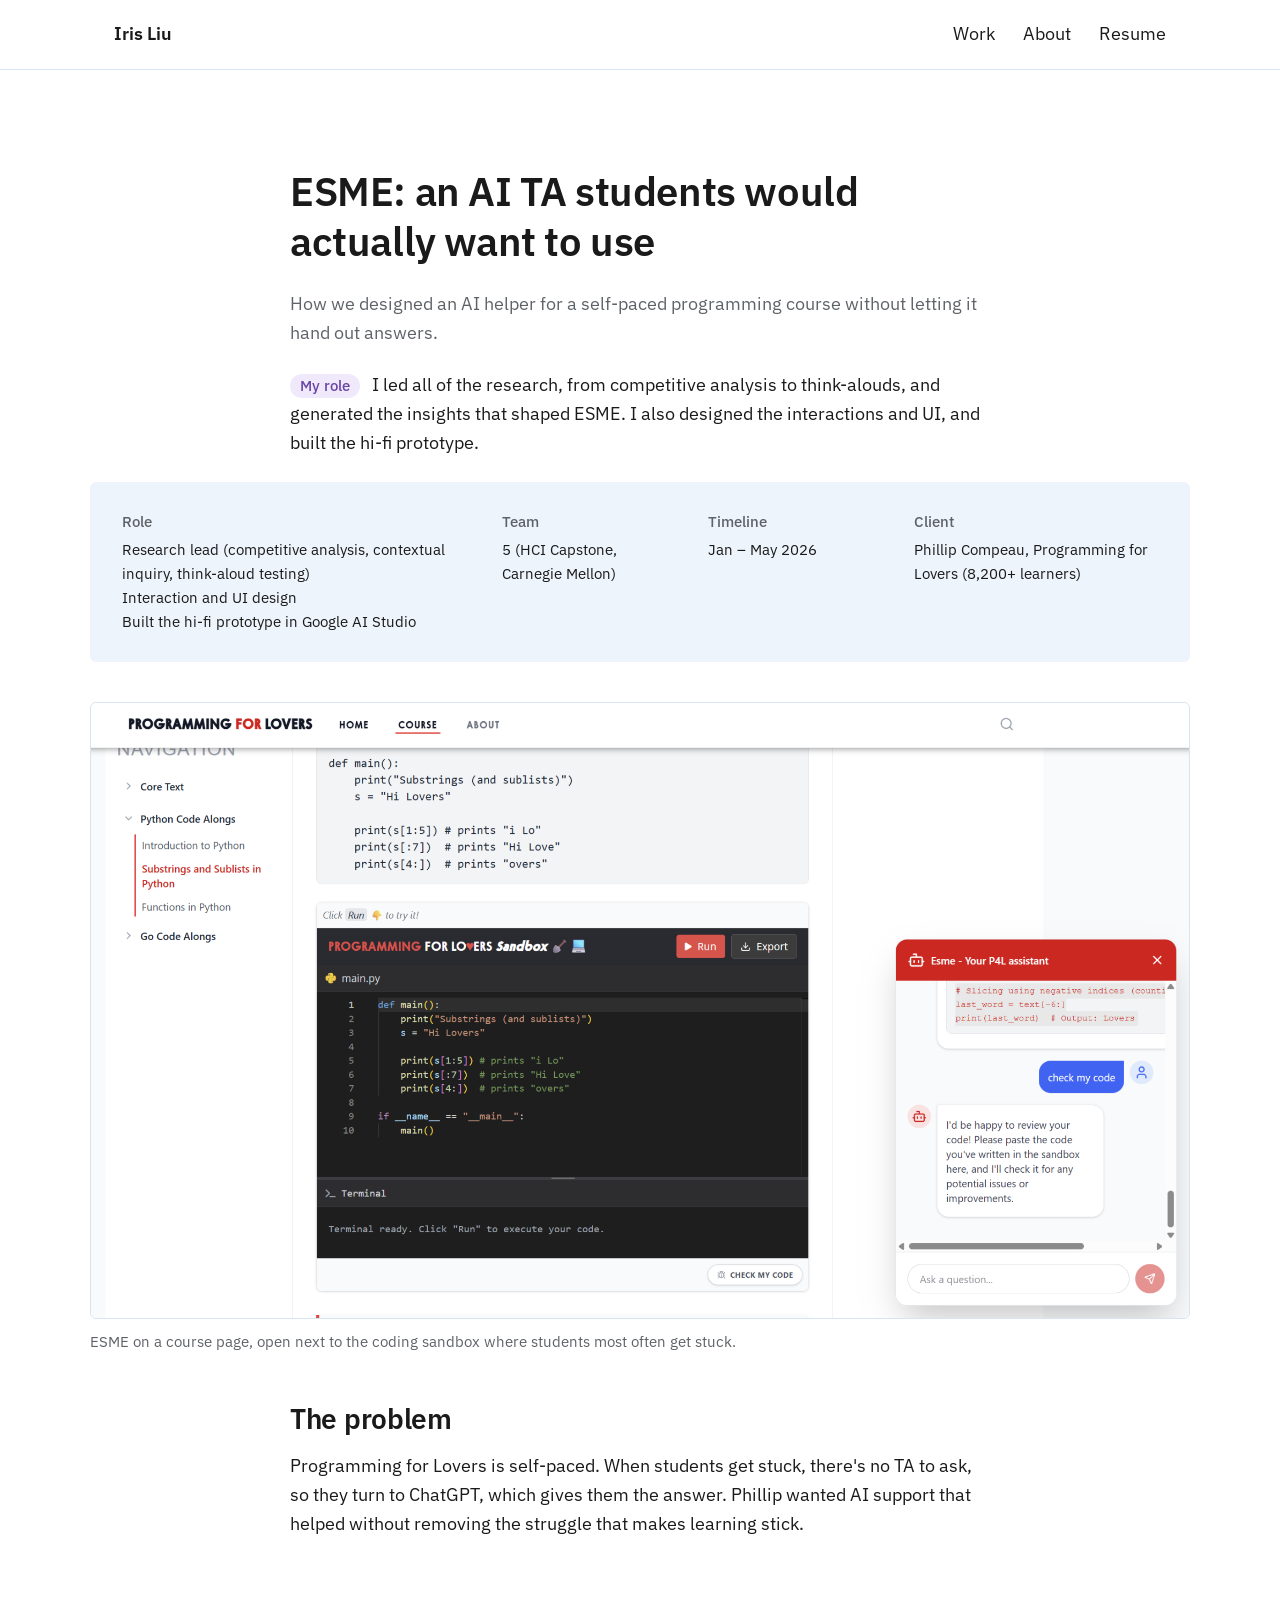
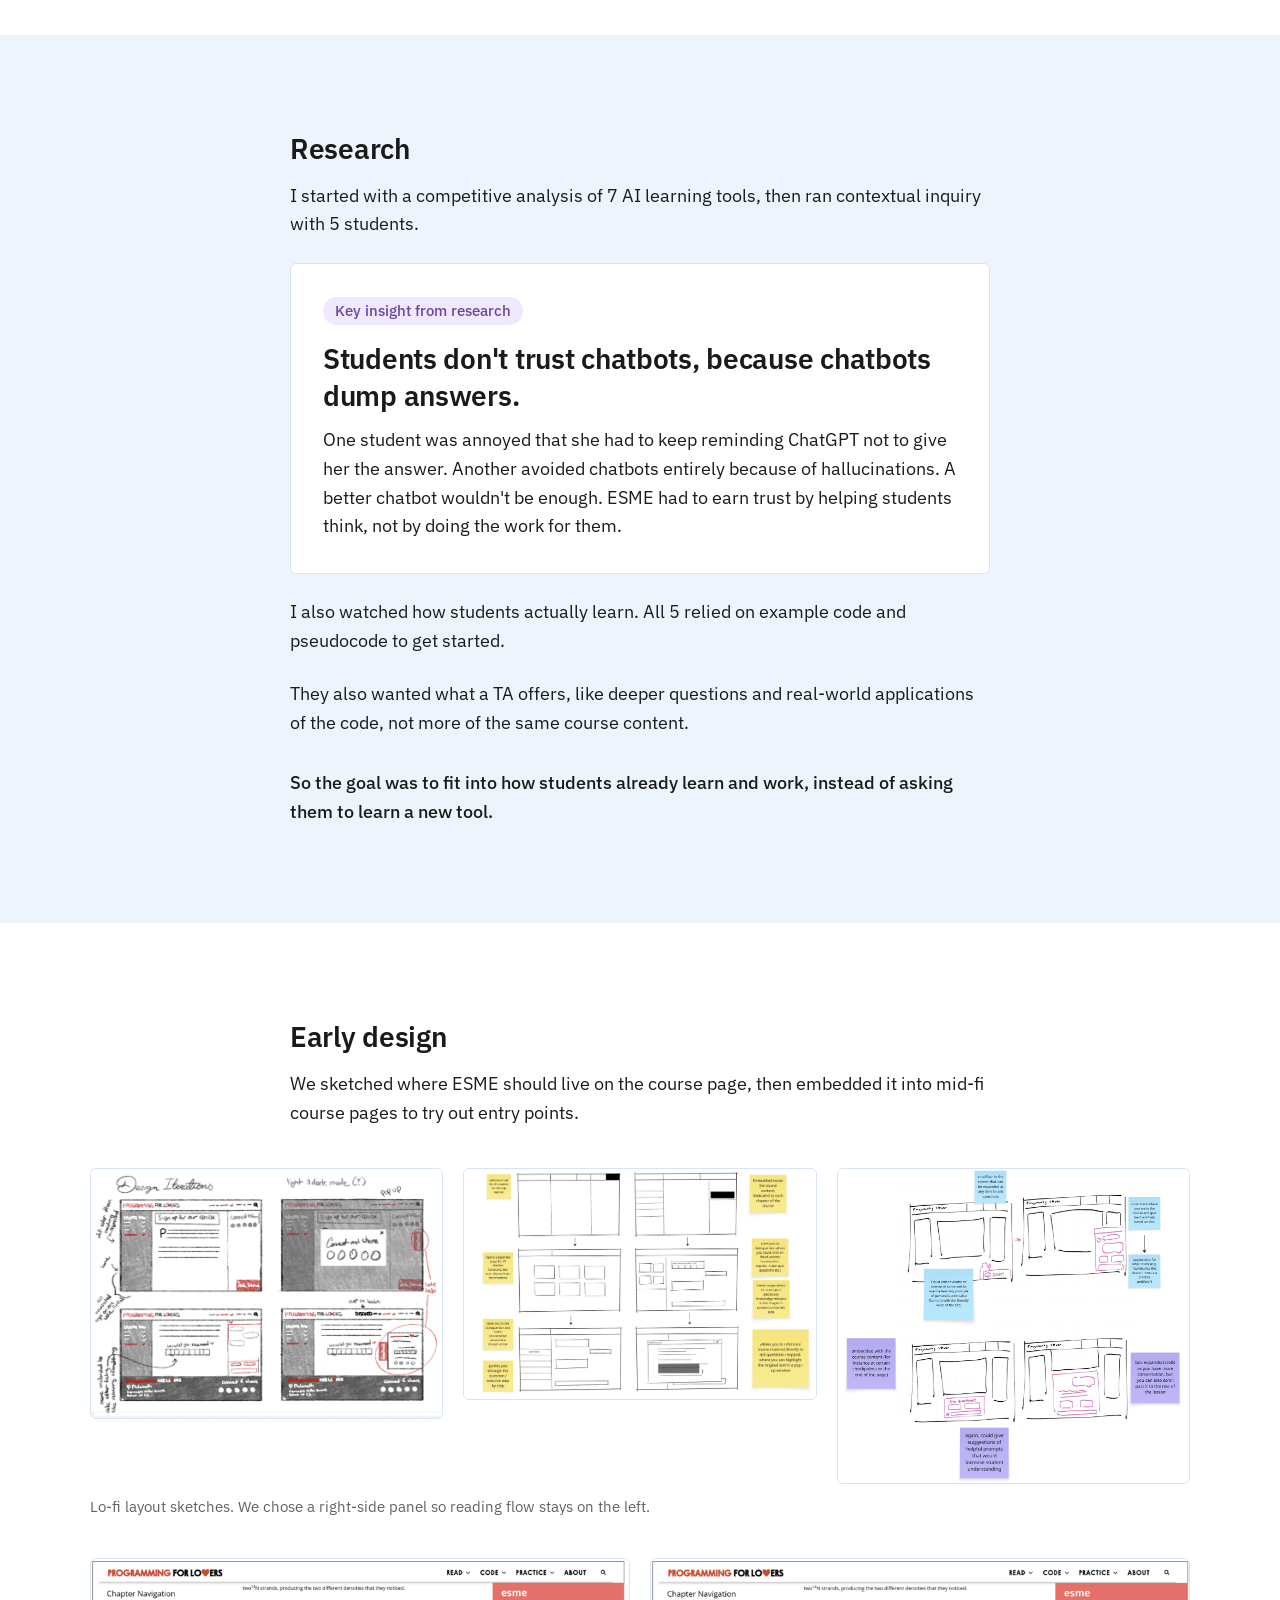
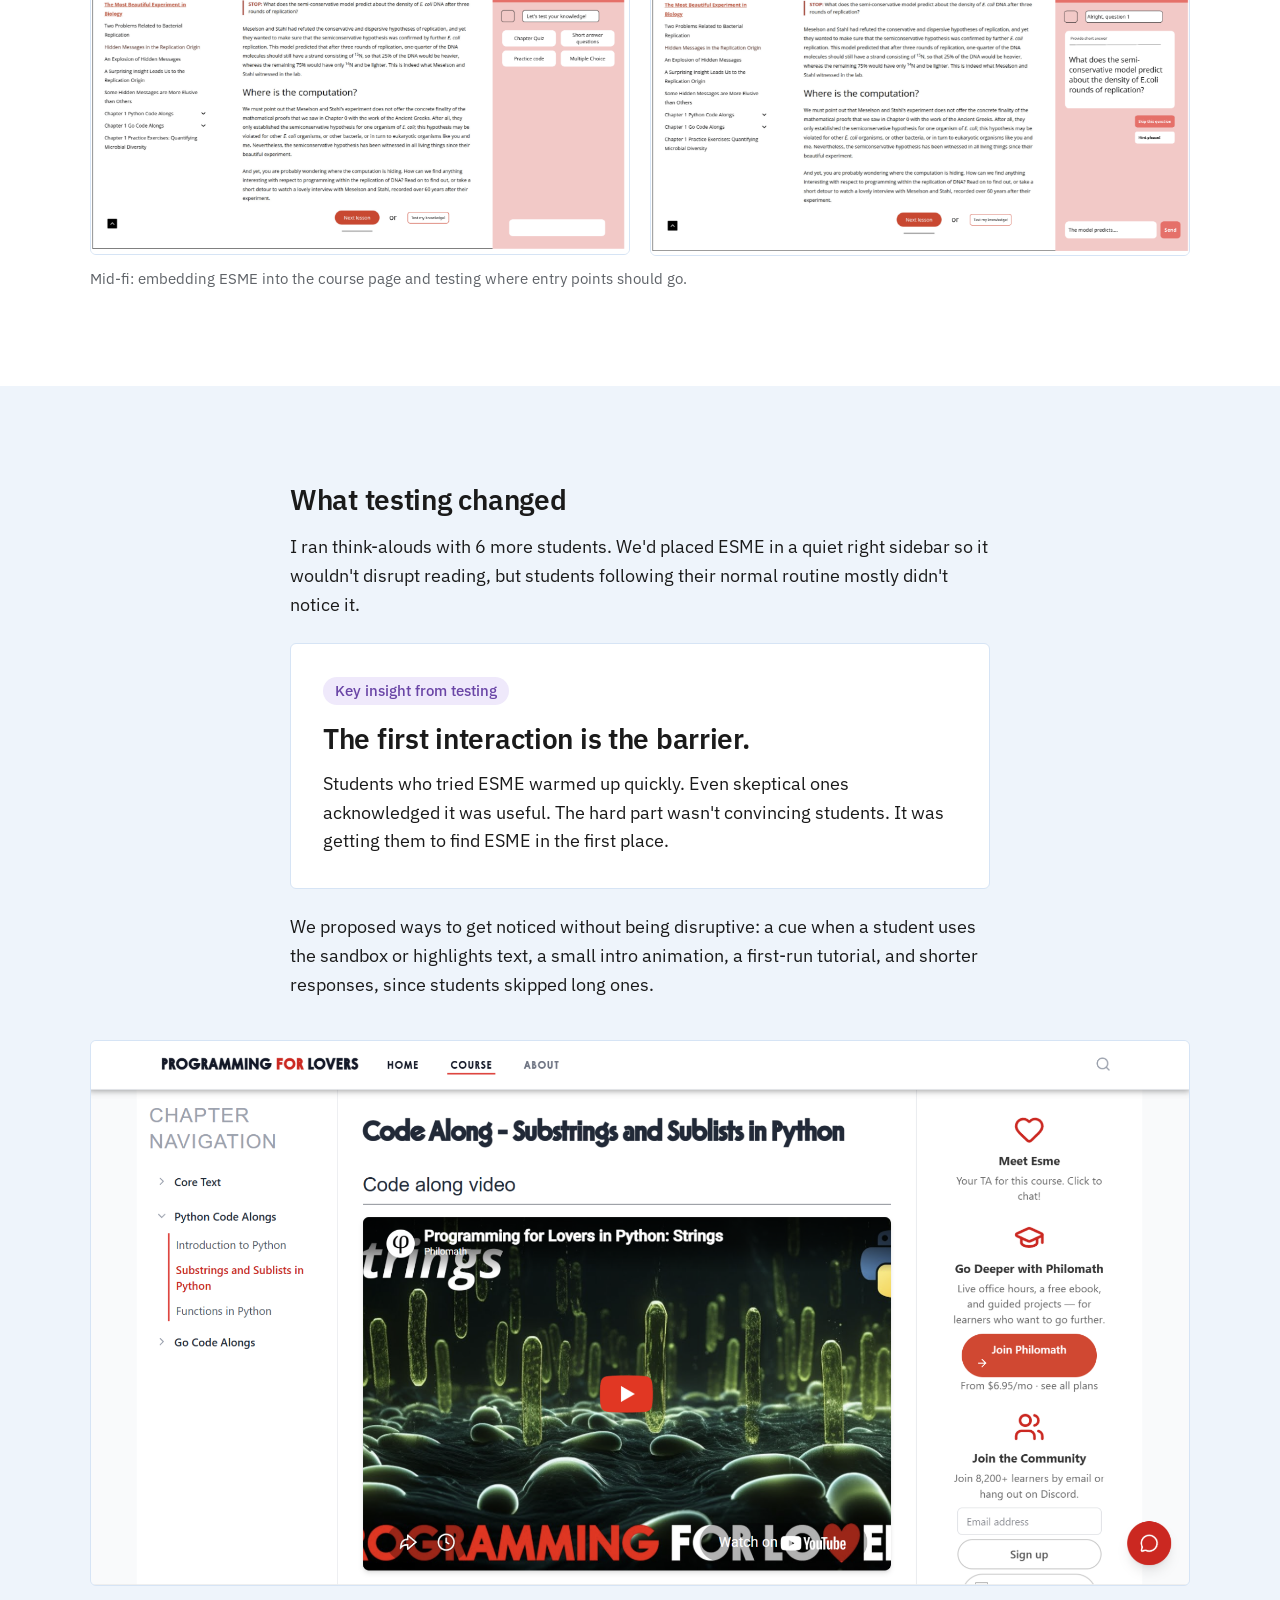
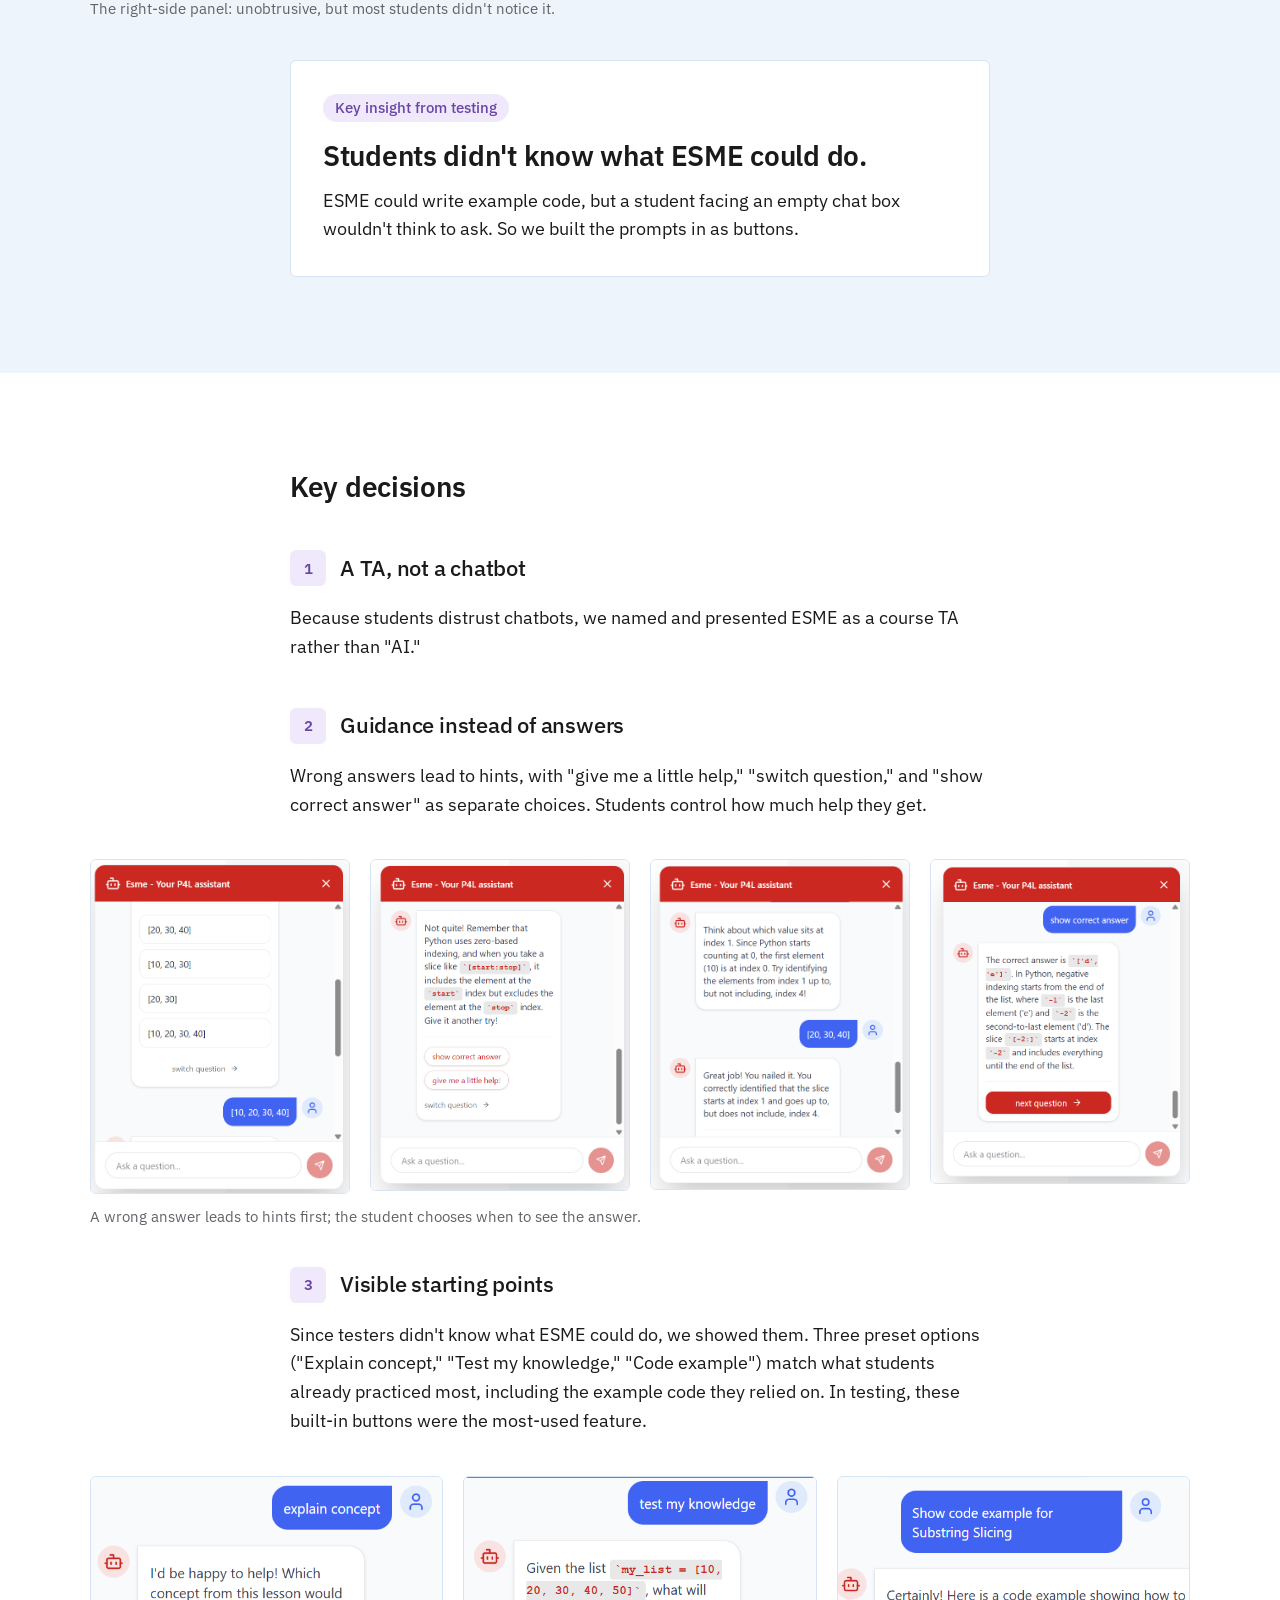
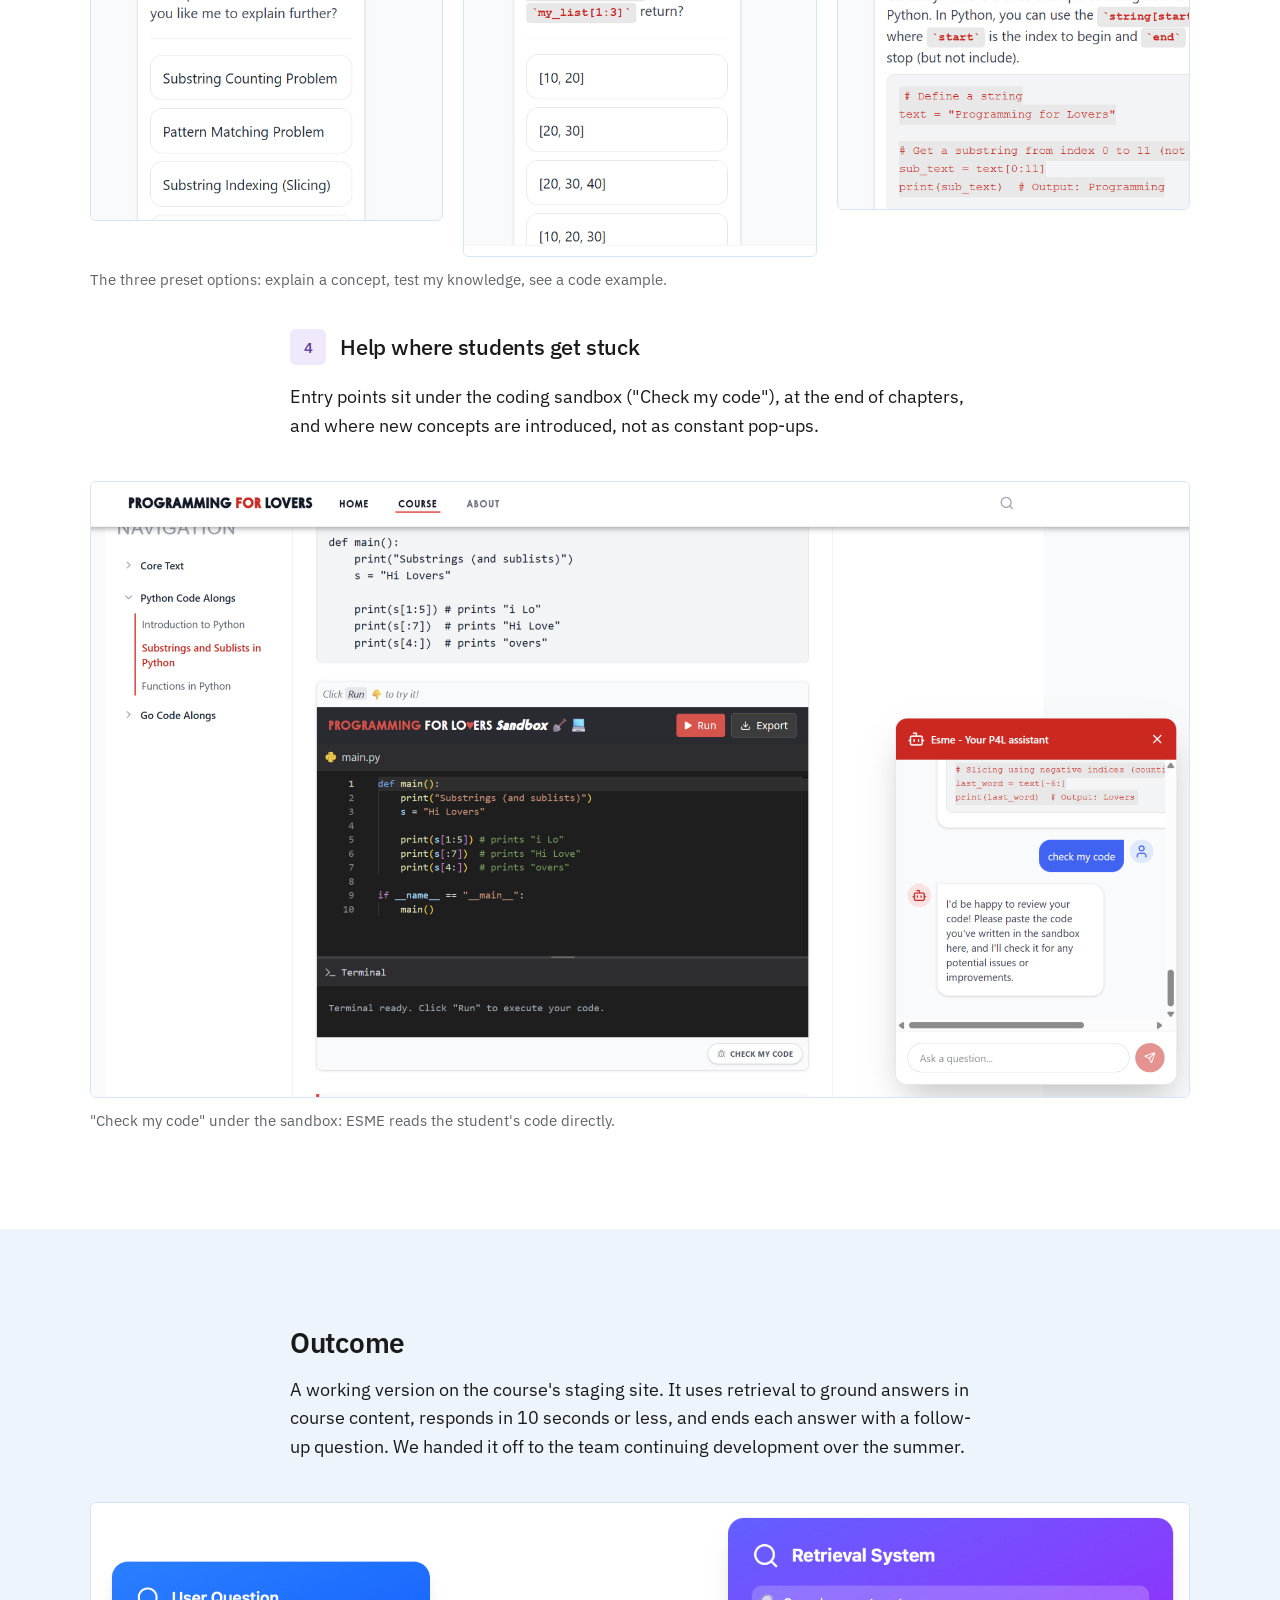
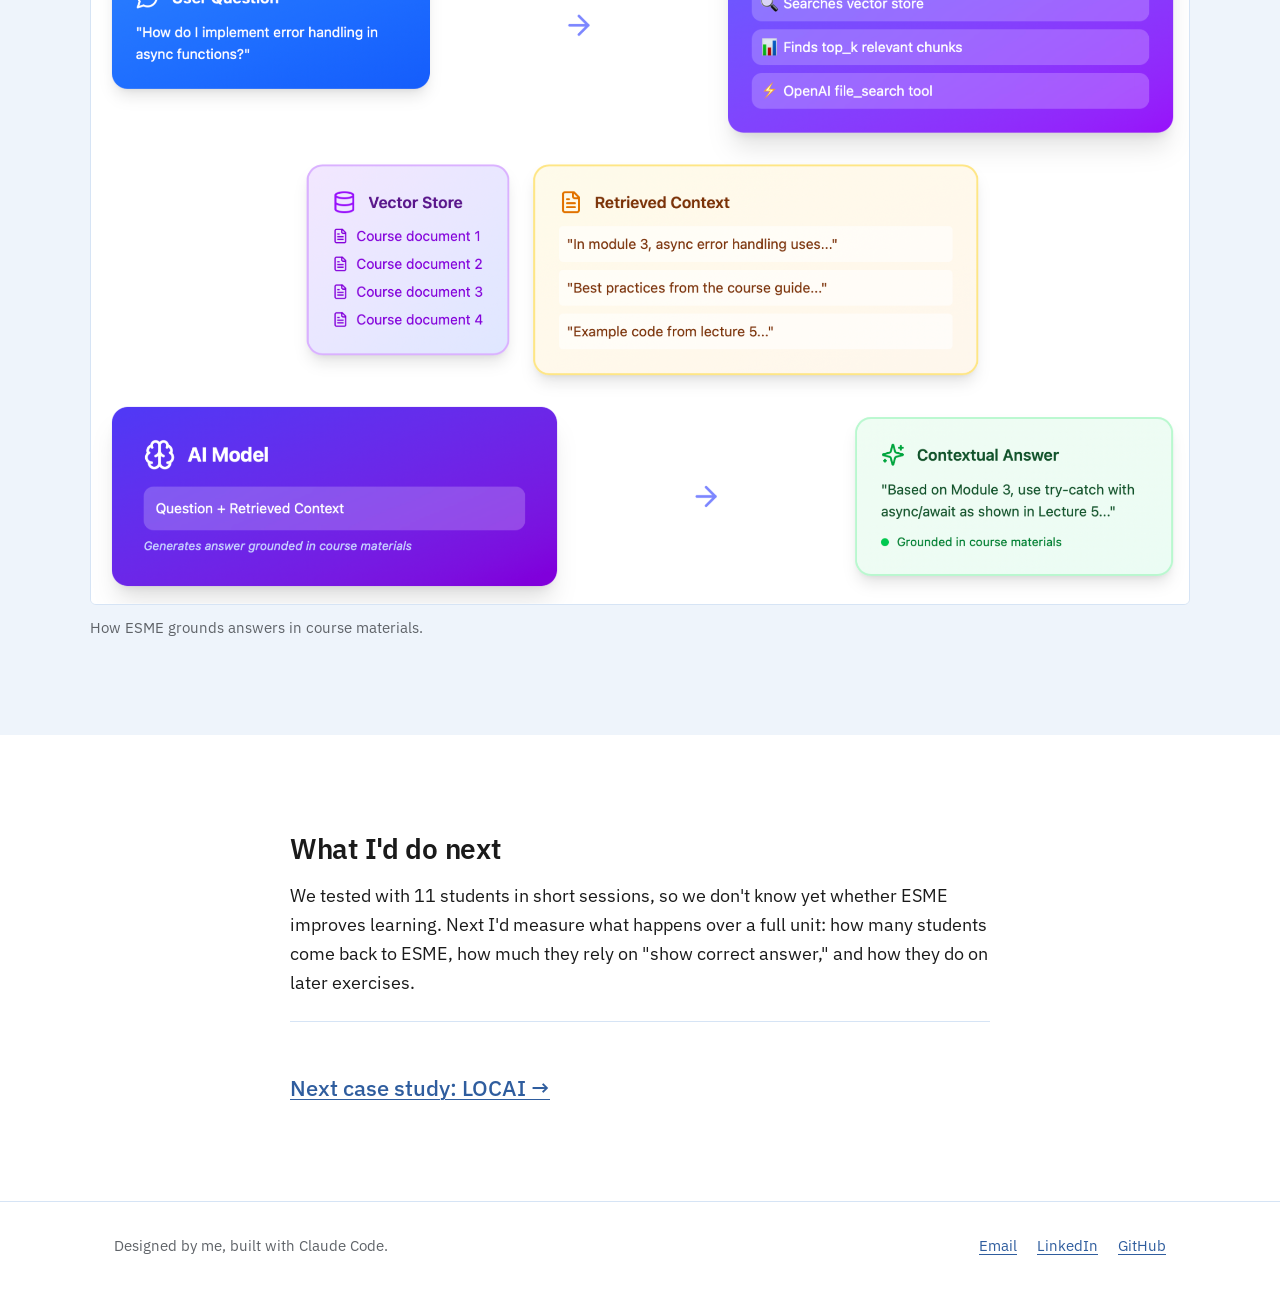
<file: work/esme.html>
<!doctype html>
<html lang="en">
<head>
  <meta charset="utf-8">
  <meta name="viewport" content="width=device-width, initial-scale=1">
  <title>ESME — Iris Liu</title>
  <meta name="description" content="Case study: designing ESME, an AI TA for the self-paced Programming for Lovers course that guides students instead of handing out answers.">
  <link rel="preconnect" href="https://fonts.googleapis.com">
  <link rel="preconnect" href="https://fonts.gstatic.com" crossorigin>
  <link href="https://fonts.googleapis.com/css2?family=IBM+Plex+Sans:wght@400;500;600&display=swap" rel="stylesheet">
  <link rel="stylesheet" href="../css/style.css?v=13">
</head>
<body>
  <a class="skip-link" href="#main">Skip to content</a>

  <header class="site-header">
    <div class="inner">
      <a class="site-name" href="../index.html">Iris Liu</a>
      <nav class="site-nav" aria-label="Main">
        <ul>
          <li><a href="../index.html#work">Work</a></li>
          <li><a href="../about.html">About</a></li>
          <li><a href="../resume.pdf">Resume</a></li>
        </ul>
      </nav>
    </div>
  </header>

  <main id="main">
    <!-- Header: title, summary, metadata, cover -->
    <section class="section cs-header flow">
      <h1>ESME: an AI TA students would actually want to use</h1>
      <p class="summary">How we designed an AI helper for a self-paced programming course without letting it hand out answers.</p>
      <p class="role"><span class="role-label">My role</span> I led all of the research, from competitive analysis to think-alouds, and generated the insights that shaped ESME. I also designed the interactions and UI, and built the hi-fi prototype.</p>

      <dl class="meta wide">
        <div>
          <dt>Role</dt>
          <dd>
            <ul>
              <li>Research lead (competitive analysis, contextual inquiry, think-aloud testing)</li>
              <li>Interaction and UI design</li>
              <li>Built the hi-fi prototype in Google AI Studio</li>
            </ul>
          </dd>
        </div>
        <div>
          <dt>Team</dt>
          <dd>5 (HCI Capstone, Carnegie Mellon)</dd>
        </div>
        <div>
          <dt>Timeline</dt>
          <dd>Jan – May 2026</dd>
        </div>
        <div>
          <dt>Client</dt>
          <dd>Phillip Compeau, Programming for Lovers (8,200+ learners)</dd>
        </div>
      </dl>

      <figure class="wide cs-cover">
        <img src="../images/esme/cover.png" width="2048" height="1147" alt="The final ESME design: a chat panel titled 'Esme - Your P4L assistant' open beside the course's Python coding sandbox, responding to a 'check my code' request." fetchpriority="high">
        <figcaption>ESME on a course page, open next to the coding sandbox where students most often get stuck.</figcaption>
      </figure>
    </section>

    <section class="section flow" aria-labelledby="problem">
      <h2 id="problem">The problem</h2>
      <p>Programming for Lovers is self-paced. When students get stuck, there's no TA to ask, so they turn to ChatGPT, which gives them the answer. Phillip wanted AI support that helped without removing the struggle that makes learning stick.</p>
    </section>

    <section class="section band flow" aria-labelledby="research">
      <h2 id="research">Research</h2>
      <p>I started with a competitive analysis of 7 AI learning tools, then ran contextual inquiry with 5 students.</p>

      <div class="insight">
        <p class="insight-label">Key insight from research</p>
        <p class="insight-statement">Students don't trust chatbots, because chatbots dump answers.</p>
        <p>One student was annoyed that she had to keep reminding ChatGPT not to give her the answer. Another avoided chatbots entirely because of hallucinations. A better chatbot wouldn't be enough. ESME had to earn trust by helping students think, not by doing the work for them.</p>
      </div>

      <p>I also watched how students actually learn. All 5 relied on example code and pseudocode to get started.</p>
      <p>They also wanted what a TA offers, like deeper questions and real-world applications of the code, not more of the same course content.</p>
      <p class="principle">So the goal was to fit into how students already learn and work, instead of asking them to learn a new tool.</p>
    </section>

    <section class="section flow" aria-labelledby="early-design">
      <h2 id="early-design">Early design</h2>
      <p>We sketched where ESME should live on the course page, then embedded it into mid-fi course pages to try out entry points.</p>

      <figure class="wide">
        <div class="grid grid-3">
          <img src="../images/esme/slide16_1.png" width="1639" height="1162" loading="lazy" alt="Hand-drawn sketches of four page layouts, comparing a pop-up, a side tab, and a right-side panel for ESME.">
          <img src="../images/esme/slide16_2.png" width="1813" height="1190" loading="lazy" alt="Lo-fi sketch of another layout option for placing ESME on the course page.">
          <img src="../images/esme/slide16_3.png" width="1338" height="1197" loading="lazy" alt="Lo-fi sketch of a third layout option for placing ESME on the course page.">
        </div>
        <figcaption>Lo-fi layout sketches. We chose a right-side panel so reading flow stays on the left.</figcaption>
      </figure>

      <figure class="wide">
        <div class="grid grid-2">
          <img src="../images/esme/slide18_1.png" width="1635" height="895" loading="lazy" alt="Mid-fi mockup of a course page with ESME embedded in the right sidebar.">
          <img src="../images/esme/slide18_2.png" width="1624" height="891" loading="lazy" alt="Mid-fi mockup testing a different placement for ESME's entry points on the course page.">
        </div>
        <figcaption>Mid-fi: embedding ESME into the course page and testing where entry points should go.</figcaption>
      </figure>
    </section>

    <section class="section band flow" aria-labelledby="testing">
      <h2 id="testing">What testing changed</h2>
      <p>I ran think-alouds with 6 more students. We'd placed ESME in a quiet right sidebar so it wouldn't disrupt reading, but students following their normal routine mostly didn't notice it.</p>

      <div class="insight">
        <p class="insight-label">Key insight from testing</p>
        <p class="insight-statement">The first interaction is the barrier.</p>
        <p>Students who tried ESME warmed up quickly. Even skeptical ones acknowledged it was useful. The hard part wasn't convincing students. It was getting them to find ESME in the first place.</p>
      </div>

      <p>We proposed ways to get noticed without being disruptive: a cue when a student uses the sandbox or highlights text, a small intro animation, a first-run tutorial, and shorter responses, since students skipped long ones.</p>
      <figure class="wide">
        <img src="../images/esme/slide31_1.png" width="2048" height="1015" loading="lazy" alt="Course page with ESME introduced as 'Meet Esme, your TA for this course' in the right sidebar, below the navigation and beside the lesson video.">
        <figcaption>The right-side panel: unobtrusive, but most students didn't notice it.</figcaption>
      </figure>

      <div class="insight">
        <p class="insight-label">Key insight from testing</p>
        <p class="insight-statement">Students didn't know what ESME could do.</p>
        <p>ESME could write example code, but a student facing an empty chat box wouldn't think to ask. So we built the prompts in as buttons.</p>
      </div>
    </section>

    <section class="section flow" aria-labelledby="decisions">
      <h2 id="decisions">Key decisions</h2>

      <h3 class="decision"><span class="num" aria-hidden="true">1</span><span>A TA, not a chatbot</span></h3>
      <p>Because students distrust chatbots, we named and presented ESME as a course TA rather than "AI."</p>

      <h3 class="decision"><span class="num" aria-hidden="true">2</span><span>Guidance instead of answers</span></h3>
      <p>Wrong answers lead to hints, with "give me a little help," "switch question," and "show correct answer" as separate choices. Students control how much help they get.</p>
      <figure class="wide">
        <div class="grid grid-4 panels">
          <img src="../images/esme/slide36_1.png" width="597" height="770" loading="lazy" alt="ESME chat panel showing a multiple-choice question about list slicing, with a 'switch question' link, and the student's selected answer.">
          <img src="../images/esme/slide36_2.png" width="609" height="778" loading="lazy" alt="ESME responding to a wrong answer with a hint instead of the solution.">
          <img src="../images/esme/slide36_3.png" width="610" height="778" loading="lazy" alt="ESME offering separate choices: give me a little help, switch question, or show correct answer.">
          <img src="../images/esme/slide36_4.png" width="626" height="783" loading="lazy" alt="ESME showing the correct answer with an explanation after the student chooses to see it.">
        </div>
        <figcaption>A wrong answer leads to hints first; the student chooses when to see the answer.</figcaption>
      </figure>

      <h3 class="decision"><span class="num" aria-hidden="true">3</span><span>Visible starting points</span></h3>
      <p>Since testers didn't know what ESME could do, we showed them. Three preset options ("Explain concept," "Test my knowledge," "Code example") match what students already practiced most, including the example code they relied on. In testing, these built-in buttons were the most-used feature.</p>
      <figure class="wide">
        <div class="grid grid-3 panels">
          <img src="../images/esme/slide35_1.png" width="528" height="515" loading="lazy" alt="ESME chat panel after the student picks 'Explain concept', showing a short explanation.">
          <img src="../images/esme/slide35_2.png" width="531" height="573" loading="lazy" alt="ESME chat panel after the student picks 'Test my knowledge', showing a practice question.">
          <img src="../images/esme/slide35_3.png" width="542" height="512" loading="lazy" alt="ESME chat panel after the student picks 'Code example', showing a code snippet.">
        </div>
        <figcaption>The three preset options: explain a concept, test my knowledge, see a code example.</figcaption>
      </figure>

      <h3 class="decision"><span class="num" aria-hidden="true">4</span><span>Help where students get stuck</span></h3>
      <p>Entry points sit under the coding sandbox ("Check my code"), at the end of chapters, and where new concepts are introduced, not as constant pop-ups.</p>
      <figure class="wide">
        <img src="../images/esme/slide32_1.png" width="2048" height="1147" loading="lazy" alt="Course page with a 'Check my code' button under the Python sandbox and ESME's panel open on the right, reviewing the student's code.">
        <figcaption>"Check my code" under the sandbox: ESME reads the student's code directly.</figcaption>
      </figure>
    </section>

    <section class="section band flow" aria-labelledby="outcome">
      <h2 id="outcome">Outcome</h2>
      <p>A working version on the course's staging site. It uses retrieval to ground answers in course content, responds in 10 seconds or less, and ends each answer with a follow-up question. We handed it off to the team continuing development over the summer.</p>
      <figure class="wide">
        <img src="../images/esme/slide40_1.png" width="2048" height="1307" loading="lazy" alt="Diagram: a student's question goes to a retrieval system that searches a vector store of course documents; the retrieved context and the question go to the AI model, which returns an answer grounded in course materials.">
        <figcaption>How ESME grounds answers in course materials.</figcaption>
      </figure>
    </section>

    <section class="section flow" aria-labelledby="next-steps">
      <h2 id="next-steps">What I'd do next</h2>
      <p>We tested with 11 students in short sessions, so we don't know yet whether ESME improves learning. Next I'd measure what happens over a full unit: how many students come back to ESME, how much they rely on "show correct answer," and how they do on later exercises.</p>

      <p class="next"><a href="locai.html">Next case study: LOCAI →</a></p>
    </section>
  </main>

  <footer class="site-footer">
    <div class="inner">
      <p>Designed by me, built with Claude Code.</p>
      <ul>
        <li><a href="mailto:irisliu@andrew.cmu.edu">Email</a></li>
        <li><a href="https://www.linkedin.com/in/iris-liu-258709253">LinkedIn</a></li>
        <li><a href="https://github.com/liu-iris">GitHub</a></li>
      </ul>
    </div>
  </footer>
</body>
</html>
</file>
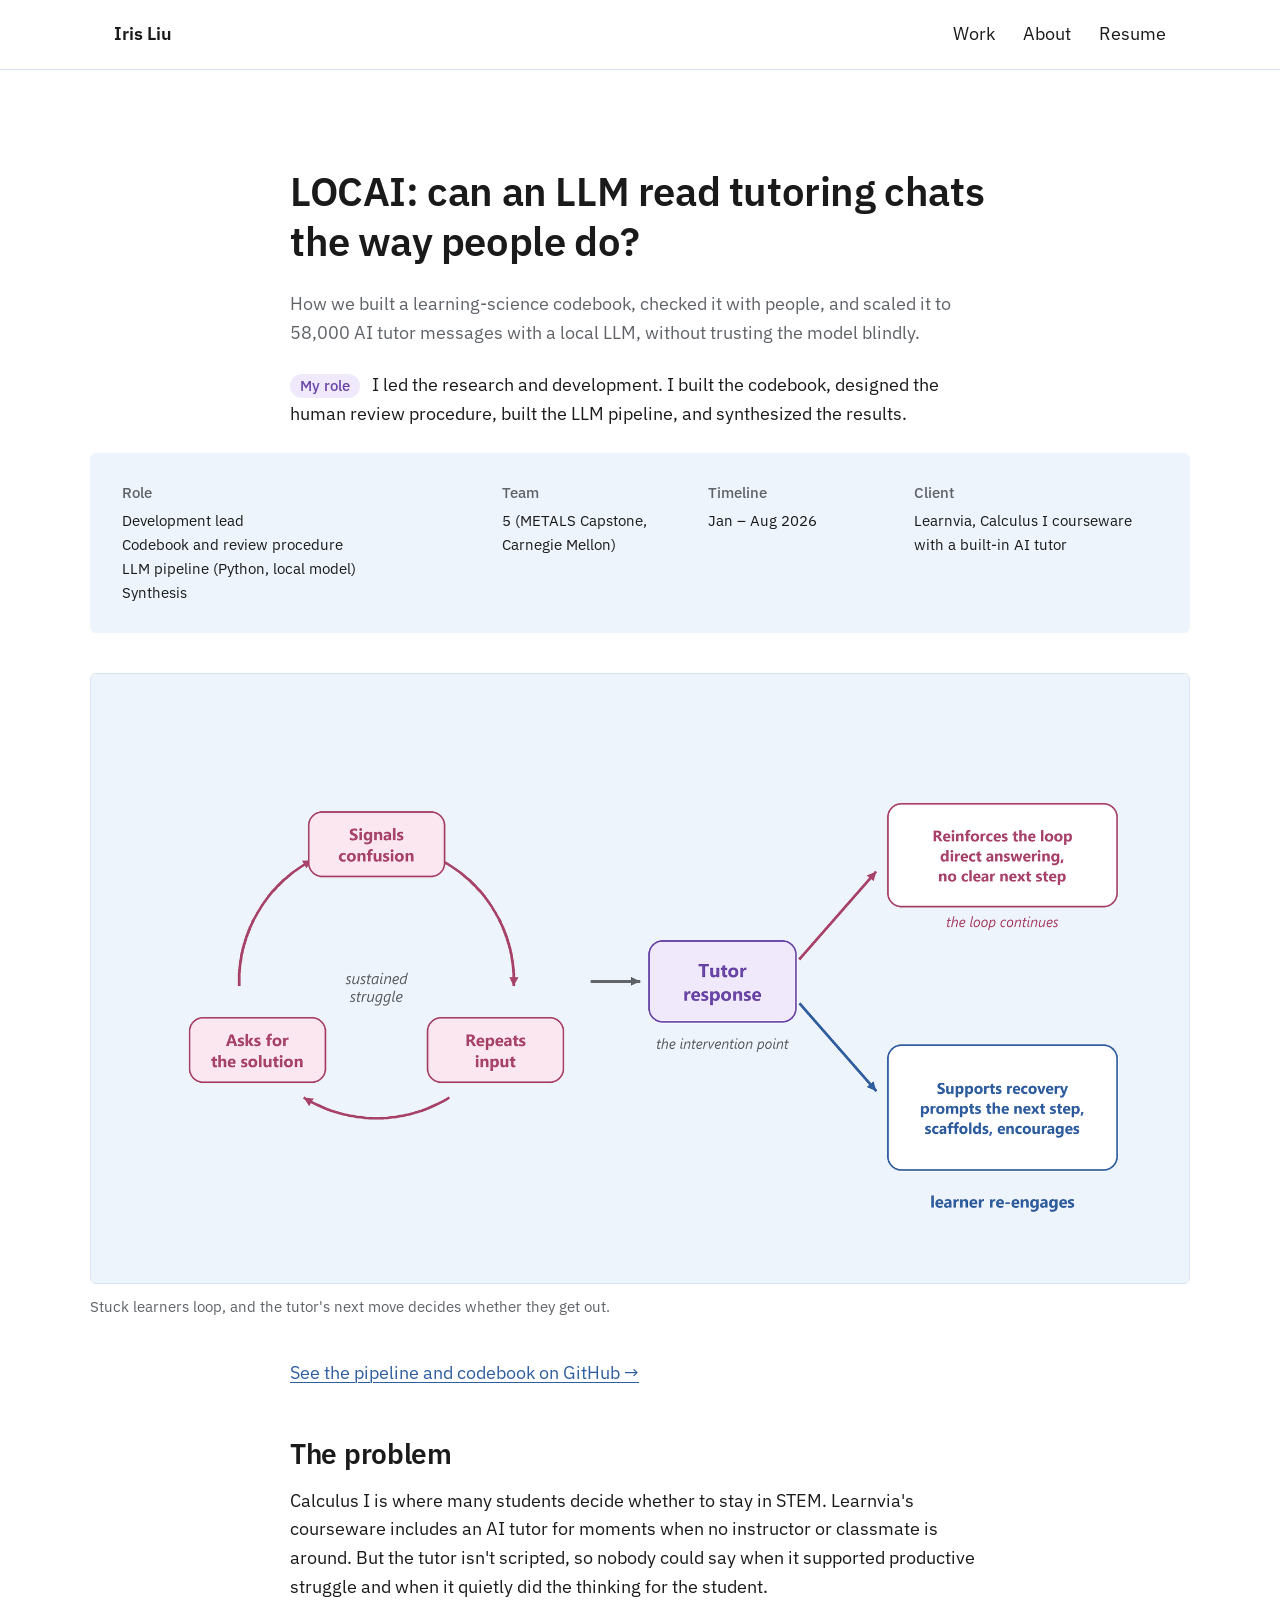
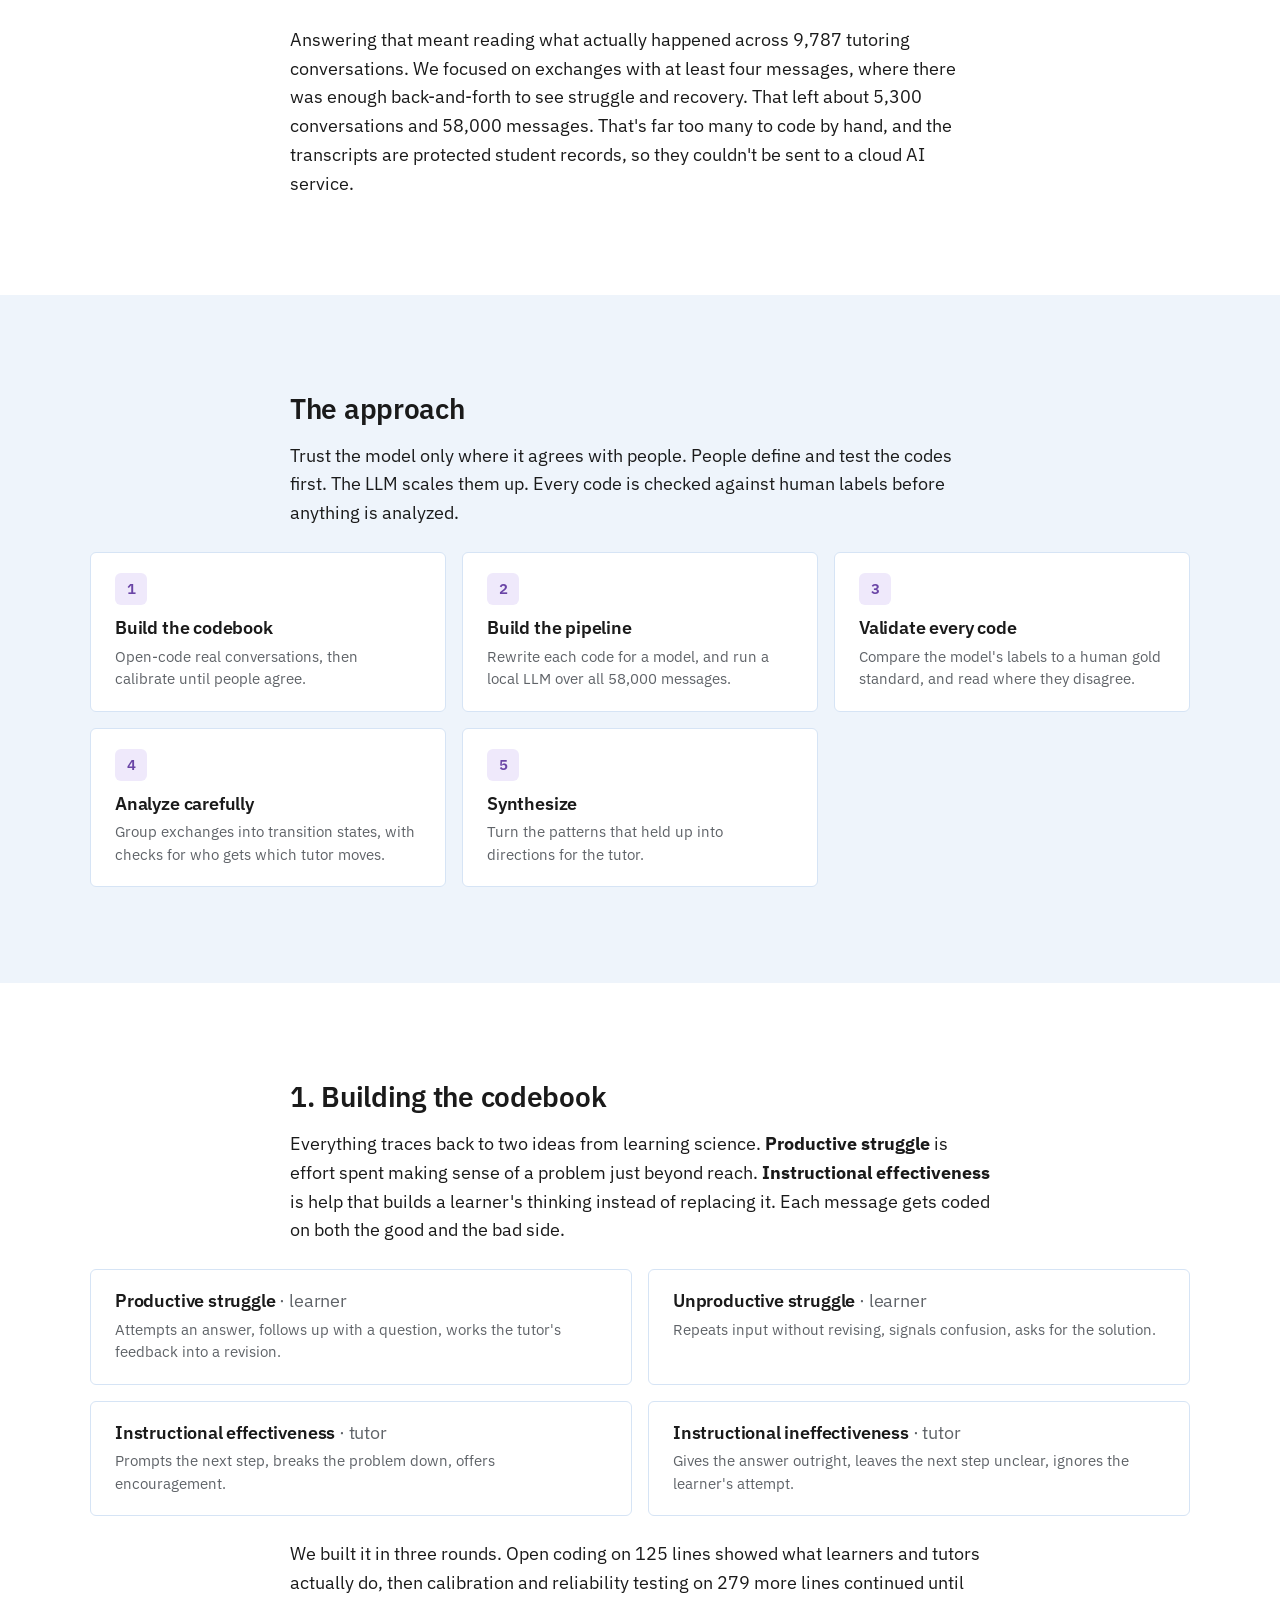
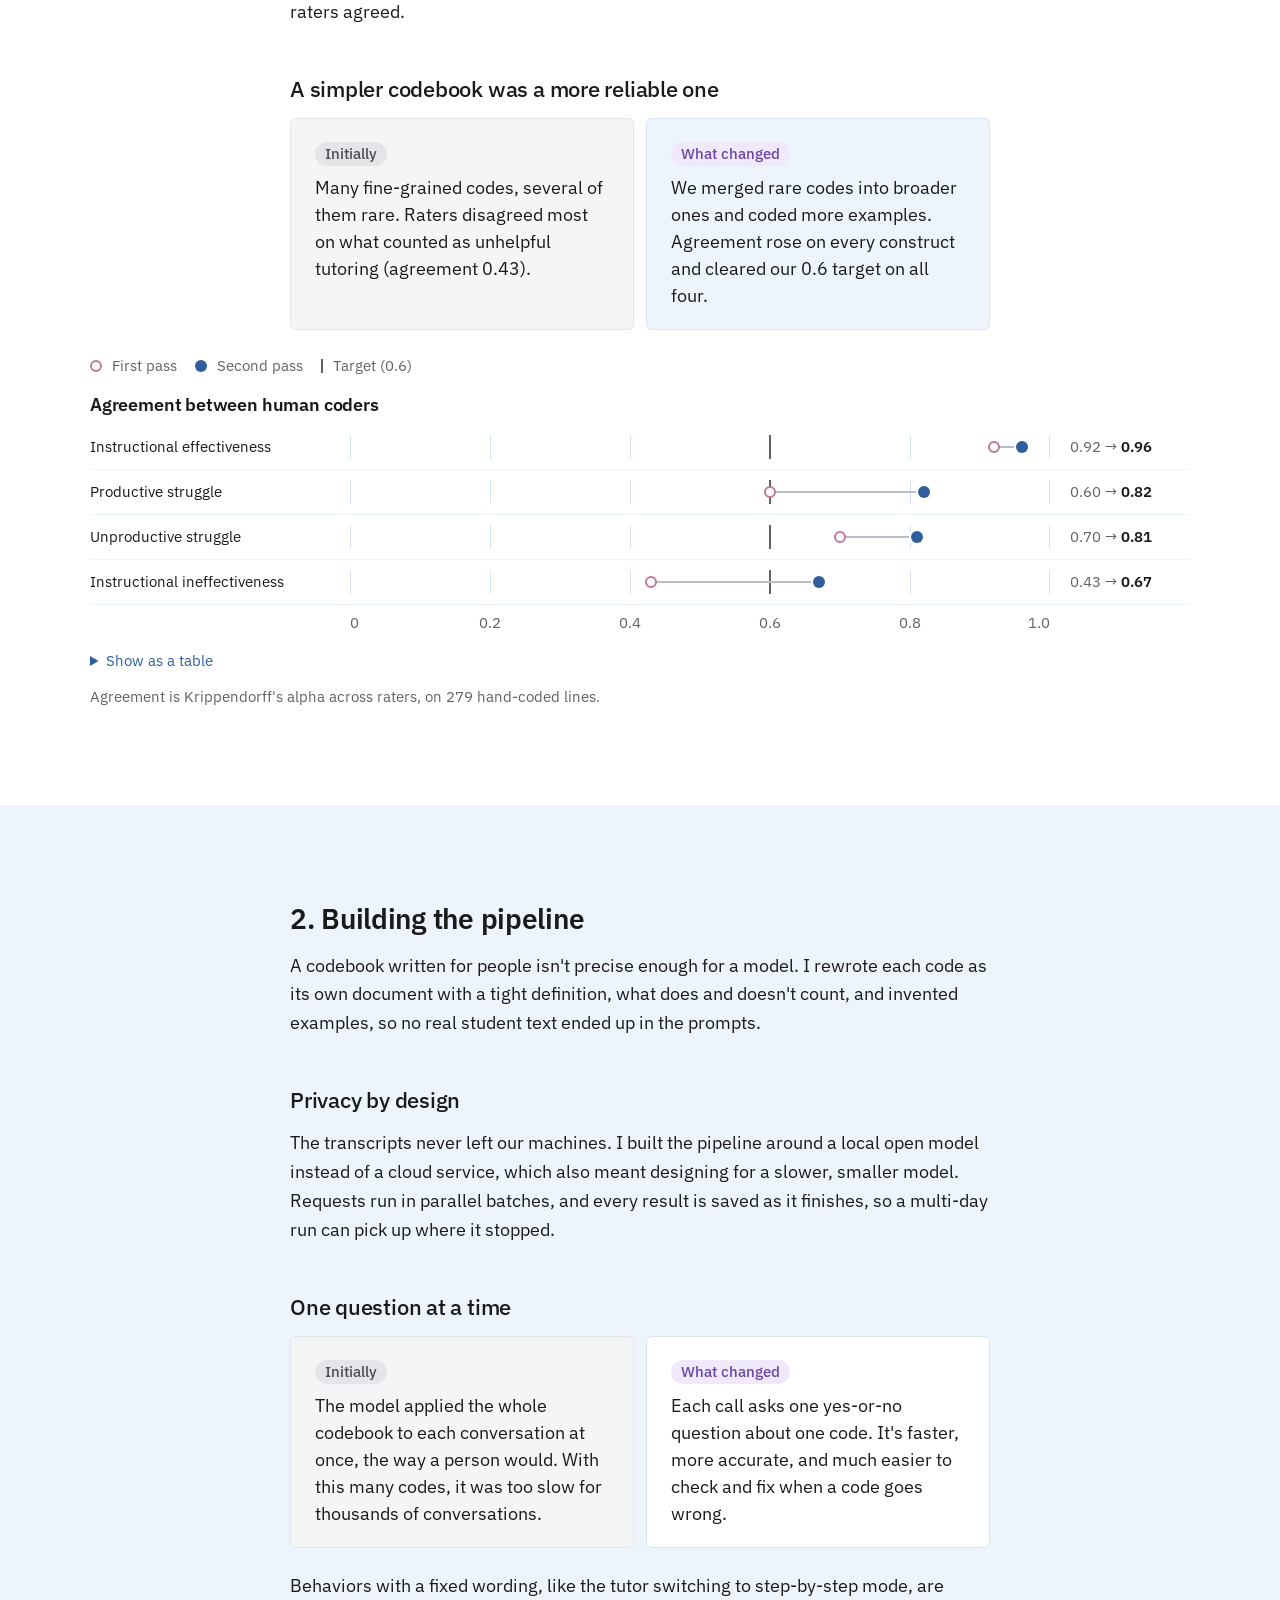
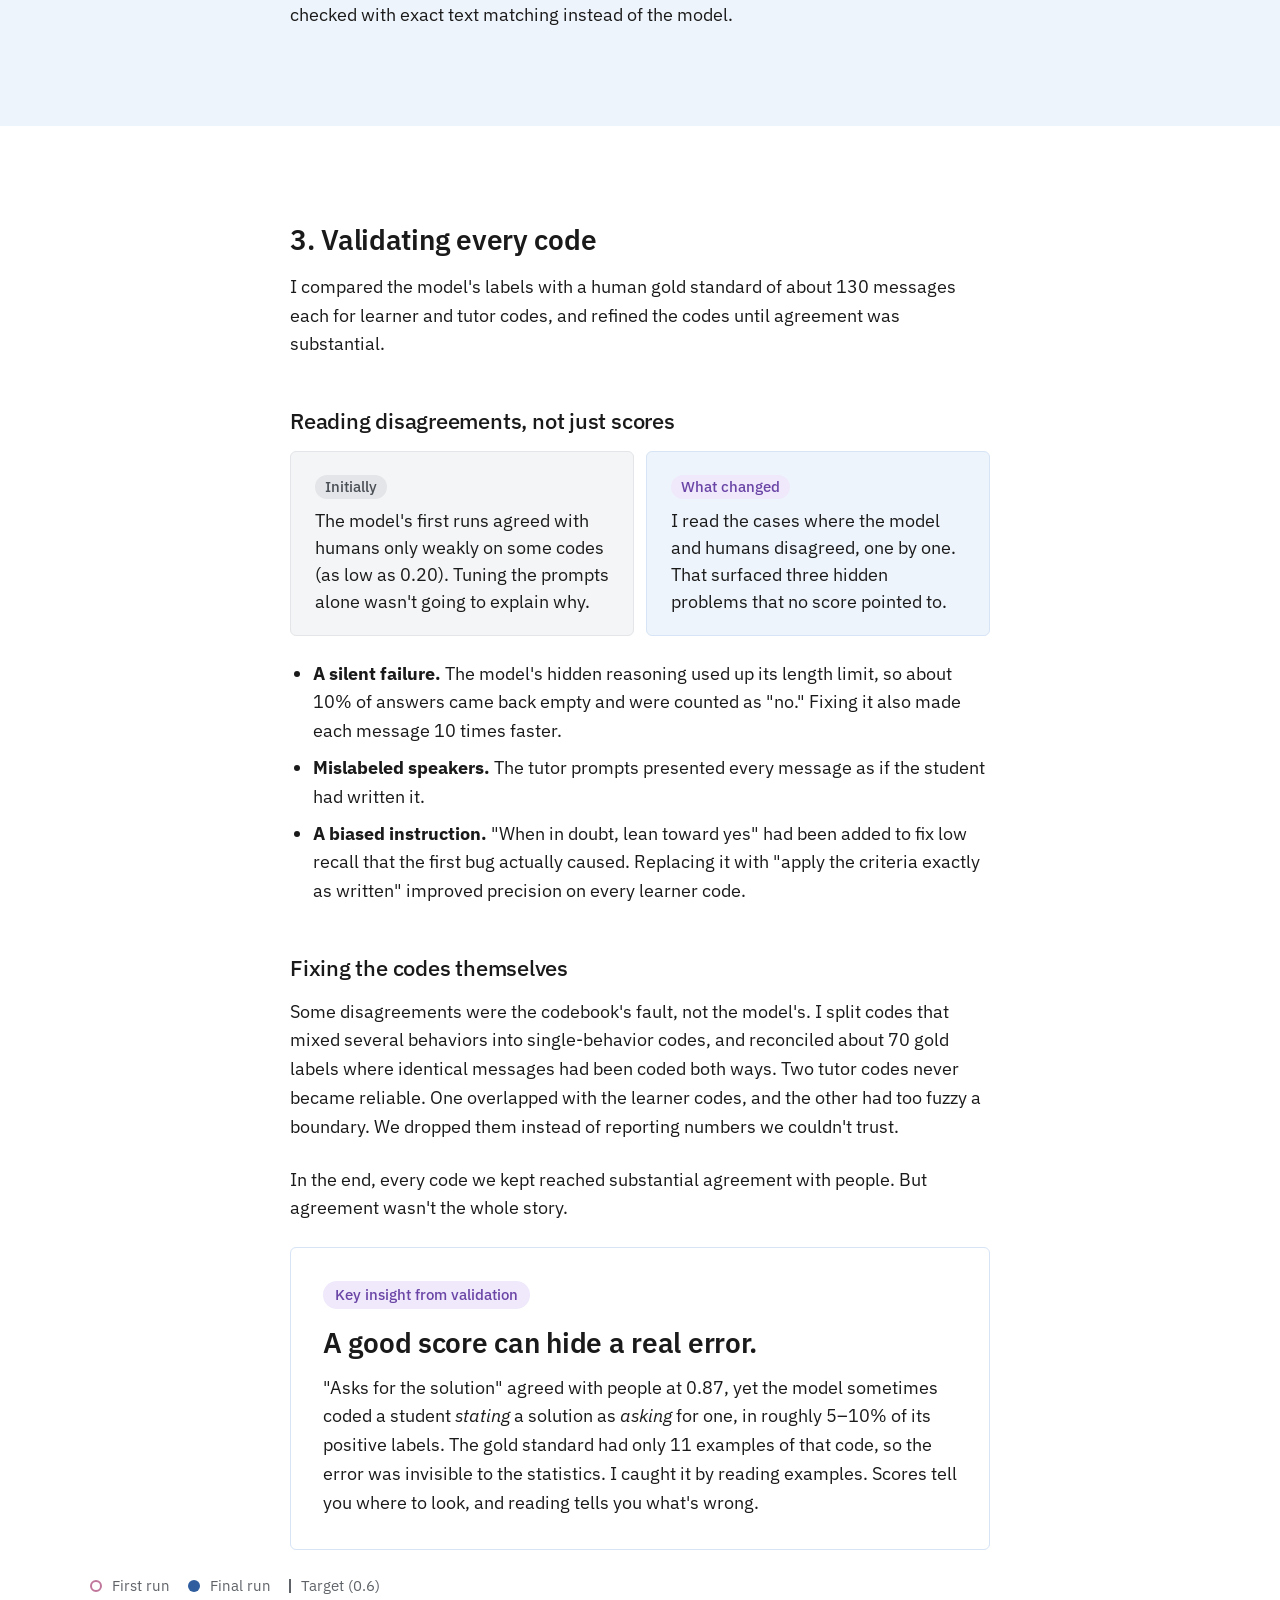
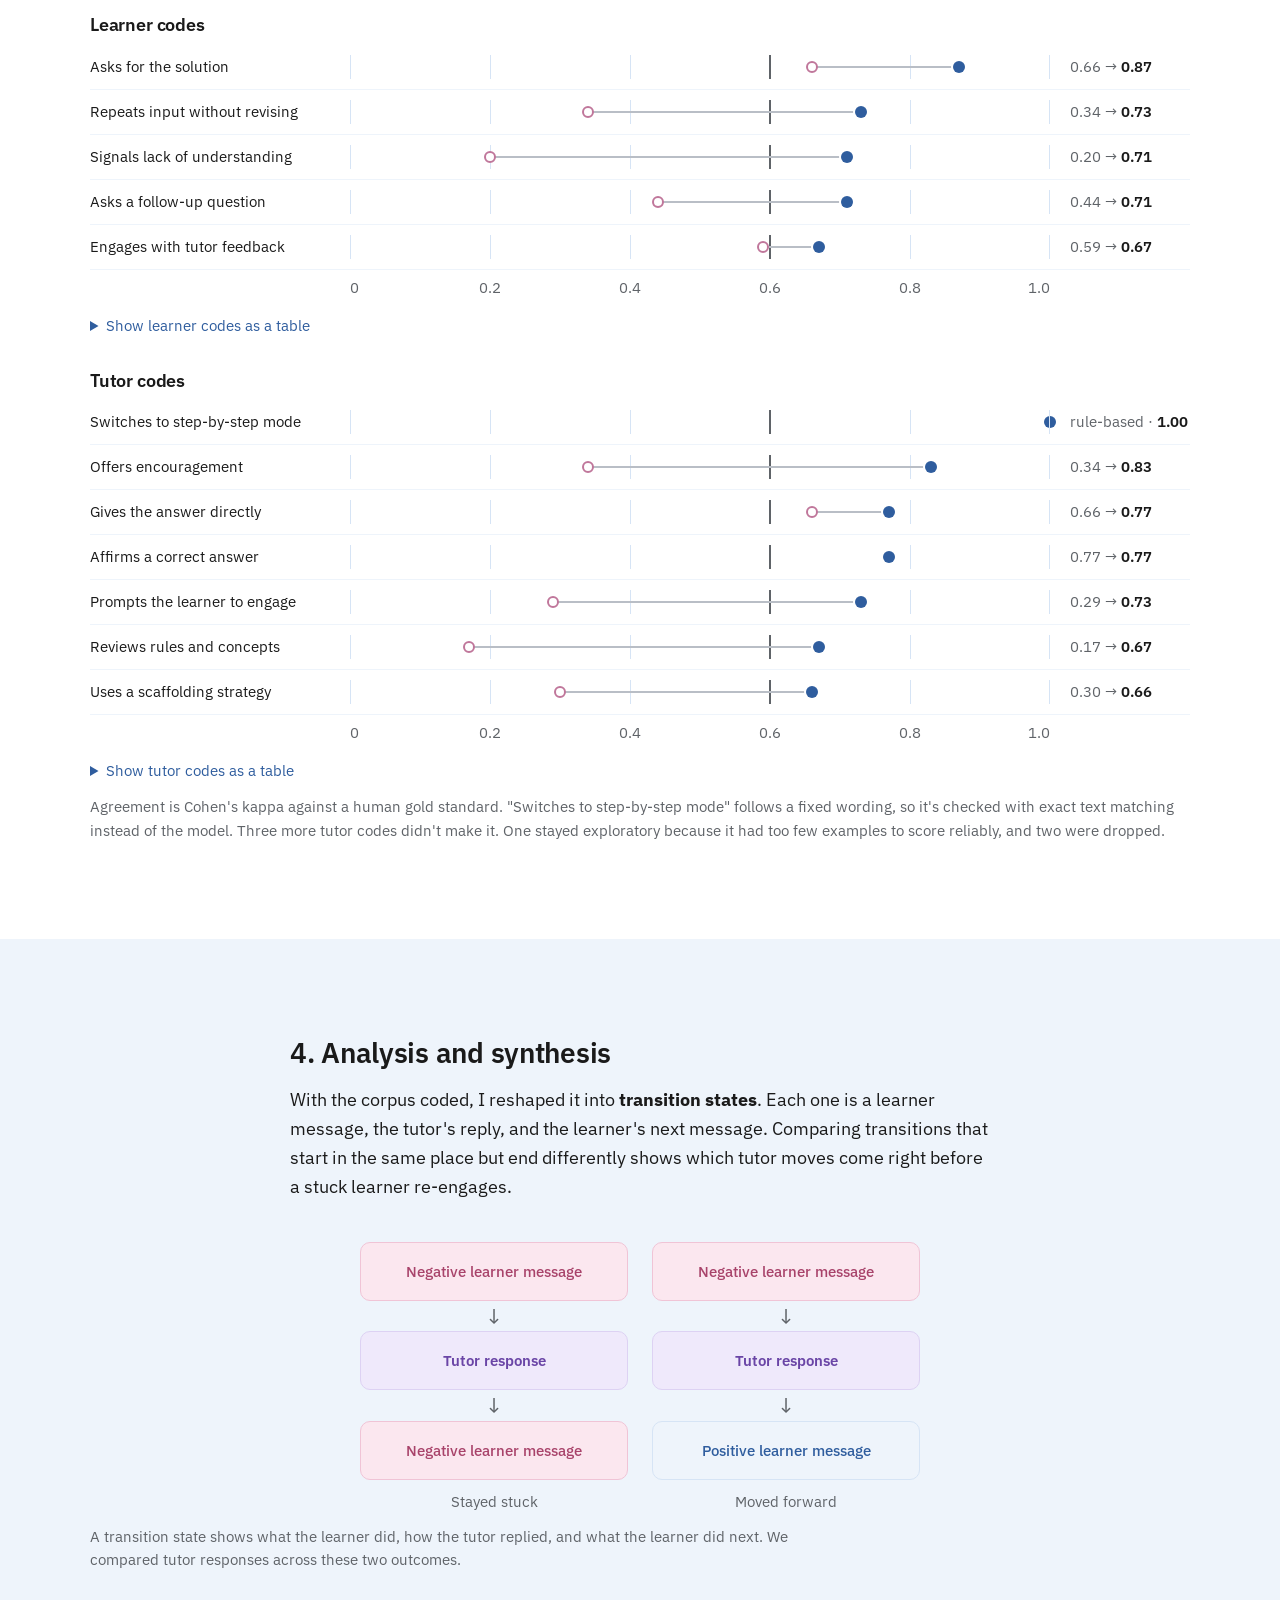
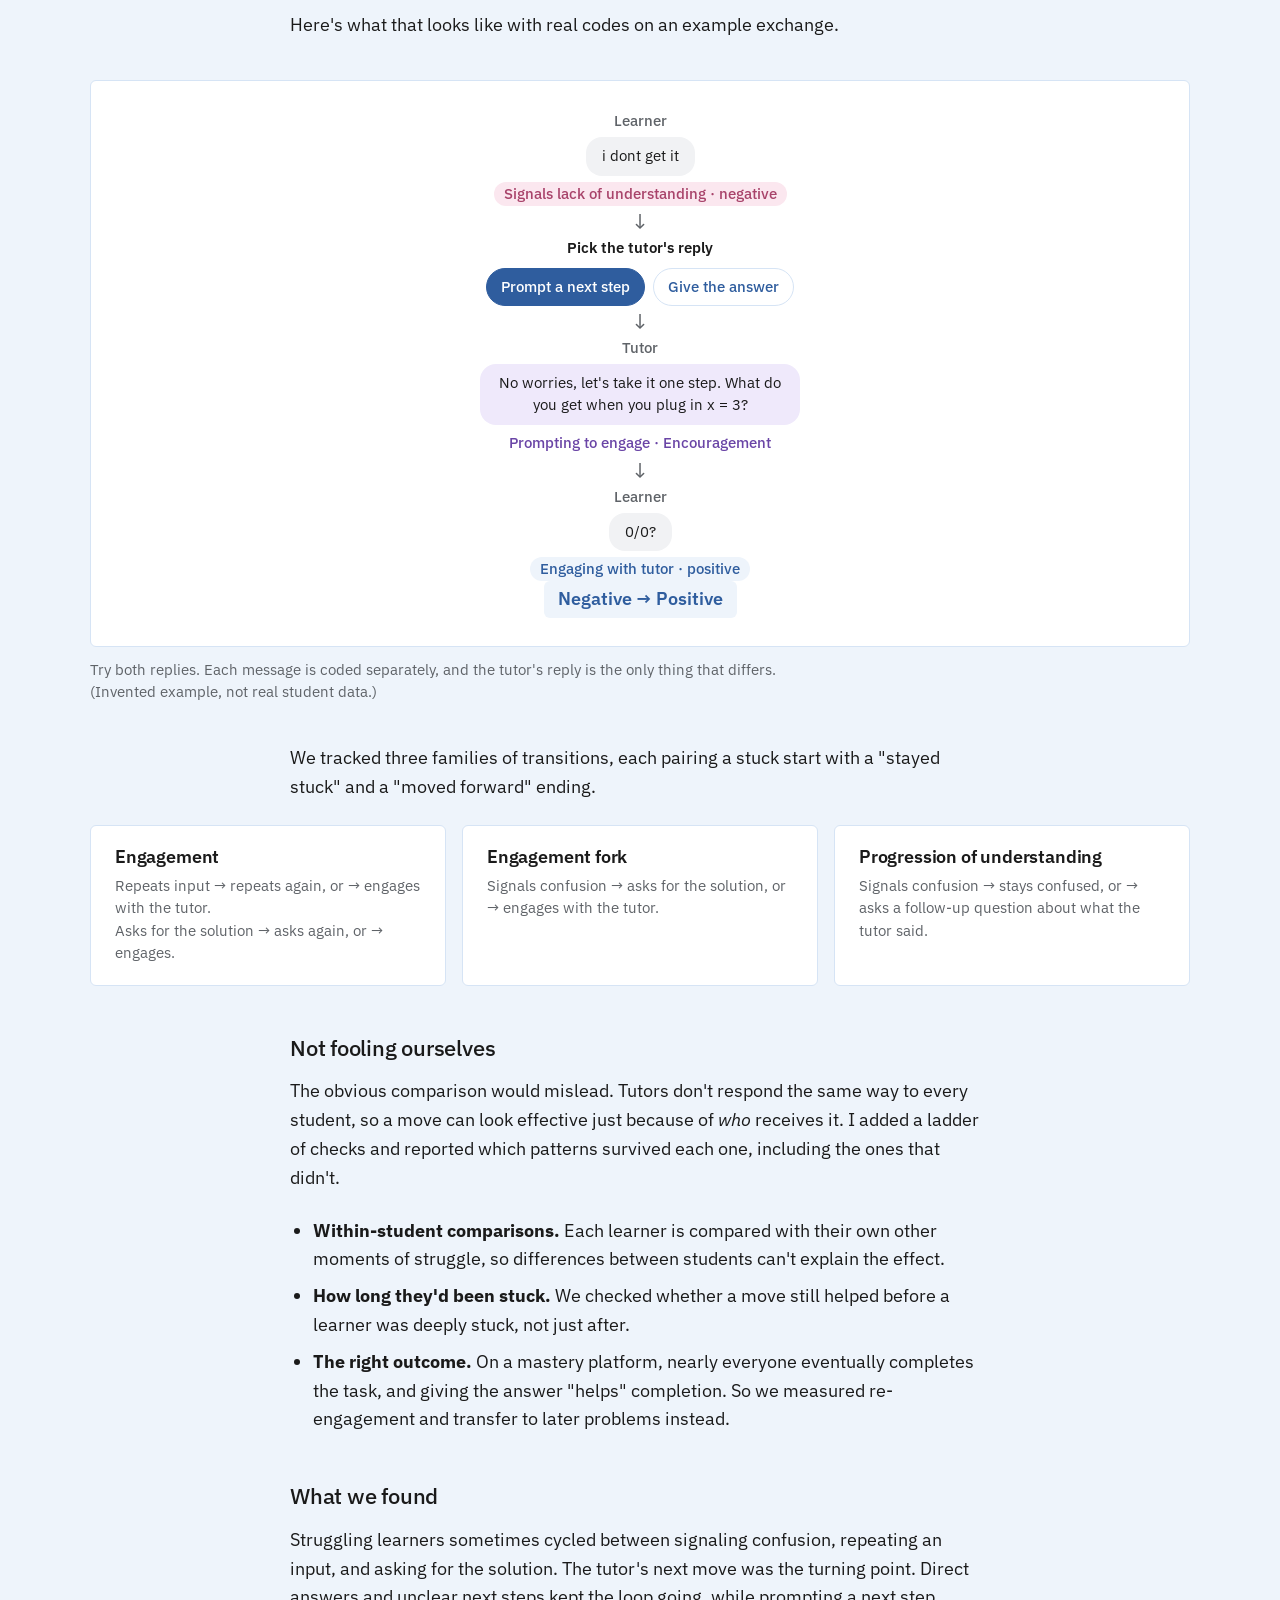
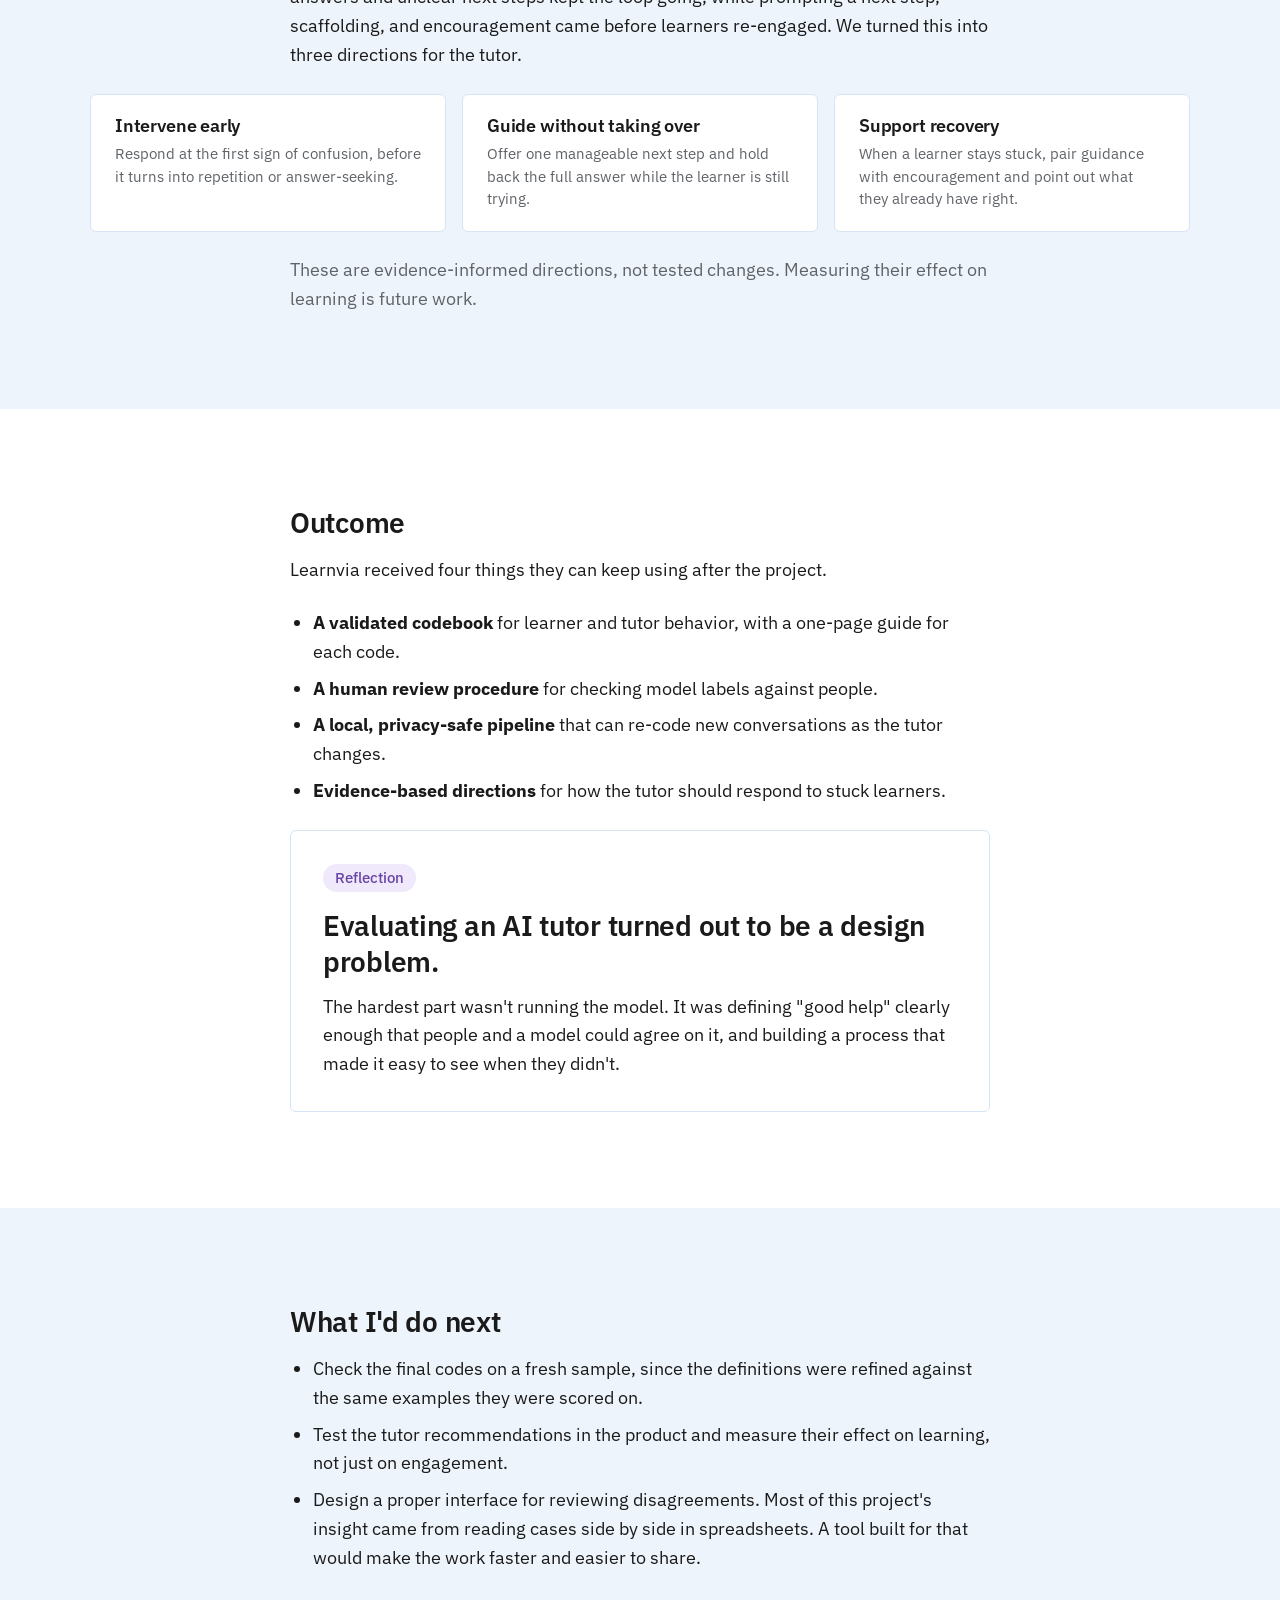
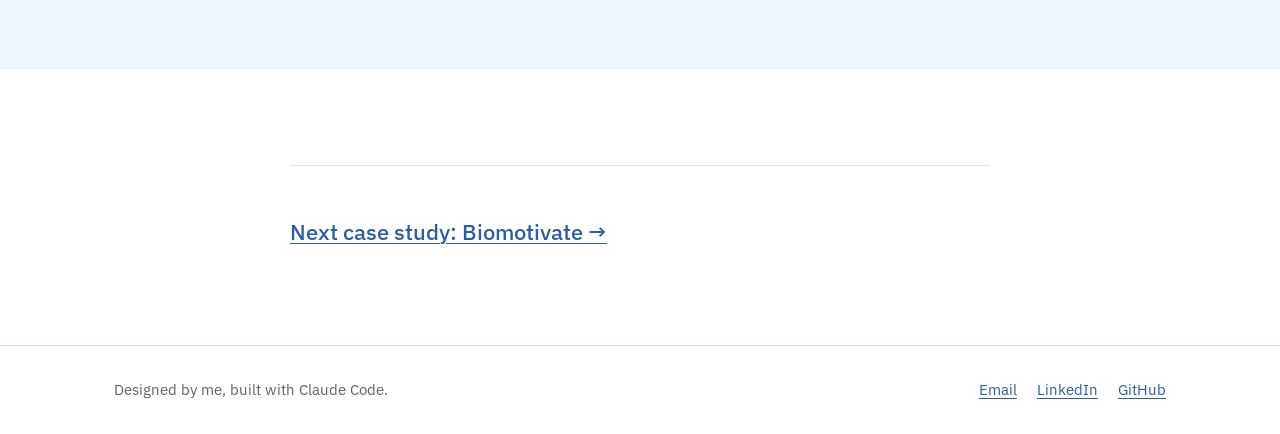
<file: work/locai.html>
<!doctype html>
<html lang="en">
<head>
  <meta charset="utf-8">
  <meta name="viewport" content="width=device-width, initial-scale=1">
  <title>LOCAI — Iris Liu</title>
  <meta name="description" content="Case study: building a learning-science codebook, validating it with people, and scaling it to 58,000 AI tutor messages with a local LLM, without trusting the model blindly.">
  <link rel="preconnect" href="https://fonts.googleapis.com">
  <link rel="preconnect" href="https://fonts.gstatic.com" crossorigin>
  <link href="https://fonts.googleapis.com/css2?family=IBM+Plex+Sans:wght@400;500;600&display=swap" rel="stylesheet">
  <link rel="stylesheet" href="../css/style.css?v=13">
</head>
<body>
  <a class="skip-link" href="#main">Skip to content</a>

  <header class="site-header">
    <div class="inner">
      <a class="site-name" href="../index.html">Iris Liu</a>
      <nav class="site-nav" aria-label="Main">
        <ul>
          <li><a href="../index.html#work">Work</a></li>
          <li><a href="../about.html">About</a></li>
          <li><a href="../resume.pdf">Resume</a></li>
        </ul>
      </nav>
    </div>
  </header>

  <main id="main">
    <!-- Header: title, summary, role, metadata, cover -->
    <section class="section cs-header flow">
      <h1>LOCAI: can an LLM read tutoring chats the way people do?</h1>
      <p class="summary">How we built a learning-science codebook, checked it with people, and scaled it to 58,000 AI tutor messages with a local LLM, without trusting the model blindly.</p>
      <p class="role"><span class="role-label">My role</span> I led the research and development. I built the codebook, designed the human review procedure, built the LLM pipeline, and synthesized the results.</p>

      <dl class="meta wide">
        <div>
          <dt>Role</dt>
          <dd>
            <ul>
              <li>Development lead</li>
              <li>Codebook and review procedure</li>
              <li>LLM pipeline (Python, local model)</li>
              <li>Synthesis</li>
            </ul>
          </dd>
        </div>
        <div>
          <dt>Team</dt>
          <dd>5 (METALS Capstone, Carnegie Mellon)</dd>
        </div>
        <div>
          <dt>Timeline</dt>
          <dd>Jan – Aug 2026</dd>
        </div>
        <div>
          <dt>Client</dt>
          <dd>Learnvia, Calculus I courseware with a built-in AI tutor</dd>
        </div>
      </dl>

      <figure class="wide cs-cover">
        <img src="../images/locai/cover.png" width="2000" height="1110" alt="Diagram of the confusion loop: a learner cycles between signaling confusion, repeating input, and asking for the solution. The tutor's response is the intervention point: direct answering or no clear next step reinforces the loop, while prompting the next step, scaffolding, and encouraging support recovery and re-engagement." fetchpriority="high">
        <figcaption>Stuck learners loop, and the tutor's next move decides whether they get out.</figcaption>
      </figure>

      <p><a href="https://github.com/liu-iris/llm-qualitative-coding">See the pipeline and codebook on GitHub →</a></p>
    </section>

    <section class="section flow" aria-labelledby="problem">
      <h2 id="problem">The problem</h2>
      <p>Calculus I is where many students decide whether to stay in STEM. Learnvia's courseware includes an AI tutor for moments when no instructor or classmate is around. But the tutor isn't scripted, so nobody could say when it supported productive struggle and when it quietly did the thinking for the student.</p>
      <p>Answering that meant reading what actually happened across 9,787 tutoring conversations. We focused on exchanges with at least four messages, where there was enough back-and-forth to see struggle and recovery. That left about 5,300 conversations and 58,000 messages. That's far too many to code by hand, and the transcripts are protected student records, so they couldn't be sent to a cloud AI service.</p>
    </section>

    <section class="section band flow" aria-labelledby="approach">
      <h2 id="approach">The approach</h2>
      <p>Trust the model only where it agrees with people. People define and test the codes first. The LLM scales them up. Every code is checked against human labels before anything is analyzed.</p>
      <ol class="steps wide">
        <li><span class="num" aria-hidden="true">1</span><h3>Build the codebook</h3><p>Open-code real conversations, then calibrate until people agree.</p></li>
        <li><span class="num" aria-hidden="true">2</span><h3>Build the pipeline</h3><p>Rewrite each code for a model, and run a local LLM over all 58,000 messages.</p></li>
        <li><span class="num" aria-hidden="true">3</span><h3>Validate every code</h3><p>Compare the model's labels to a human gold standard, and read where they disagree.</p></li>
        <li><span class="num" aria-hidden="true">4</span><h3>Analyze carefully</h3><p>Group exchanges into transition states, with checks for who gets which tutor moves.</p></li>
        <li><span class="num" aria-hidden="true">5</span><h3>Synthesize</h3><p>Turn the patterns that held up into directions for the tutor.</p></li>
      </ol>
    </section>

    <section class="section flow" aria-labelledby="codebook">
      <h2 id="codebook">1. Building the codebook</h2>
      <p>Everything traces back to two ideas from learning science. <strong>Productive struggle</strong> is effort spent making sense of a problem just beyond reach. <strong>Instructional effectiveness</strong> is help that builds a learner's thinking instead of replacing it. Each message gets coded on both the good and the bad side.</p>
      <div class="quad wide">
        <div>
          <h3>Productive struggle <span class="muted">· learner</span></h3>
          <p>Attempts an answer, follows up with a question, works the tutor's feedback into a revision.</p>
        </div>
        <div>
          <h3>Unproductive struggle <span class="muted">· learner</span></h3>
          <p>Repeats input without revising, signals confusion, asks for the solution.</p>
        </div>
        <div>
          <h3>Instructional effectiveness <span class="muted">· tutor</span></h3>
          <p>Prompts the next step, breaks the problem down, offers encouragement.</p>
        </div>
        <div>
          <h3>Instructional ineffectiveness <span class="muted">· tutor</span></h3>
          <p>Gives the answer outright, leaves the next step unclear, ignores the learner's attempt.</p>
        </div>
      </div>
      <p>We built it in three rounds. Open coding on 125 lines showed what learners and tutors actually do, then calibration and reliability testing on 279 more lines continued until raters agreed.</p>

      <h3>A simpler codebook was a more reliable one</h3>
      <div class="change">
        <div class="before">
          <p class="change-label">Initially</p>
          <p>Many fine-grained codes, several of them rare. Raters disagreed most on what counted as unhelpful tutoring (agreement 0.43).</p>
        </div>
        <div class="after">
          <p class="change-label">What changed</p>
          <p>We merged rare codes into broader ones and coded more examples. Agreement rose on every construct and cleared our 0.6 target on all four.</p>
        </div>
      </div>
      <div class="db wide">
        <p class="db-legend" aria-hidden="true"><span class="db-key first"></span>First pass <span class="db-key final"></span>Second pass <span class="db-key target"></span>Target (0.6)</p>
        <h3 class="db-title">Agreement between human coders</h3>
        <ul class="db-rows">
          <li title="Instructional effectiveness: 0.92 first pass, 0.96 second pass">
            <span class="db-label">Instructional effectiveness</span>
            <span class="db-track" role="img" aria-label="0.92 first pass, 0.96 second pass"><span class="db-range" style="left:92%;width:4%"></span><span class="db-dot first" style="left:92%"></span><span class="db-dot final" style="left:96%"></span></span>
            <span class="db-vals">0.92 → <strong>0.96</strong></span>
          </li>
          <li title="Productive struggle: 0.60 first pass, 0.82 second pass">
            <span class="db-label">Productive struggle</span>
            <span class="db-track" role="img" aria-label="0.60 first pass, 0.82 second pass"><span class="db-range" style="left:60%;width:22%"></span><span class="db-dot first" style="left:60%"></span><span class="db-dot final" style="left:82%"></span></span>
            <span class="db-vals">0.60 → <strong>0.82</strong></span>
          </li>
          <li title="Unproductive struggle: 0.70 first pass, 0.81 second pass">
            <span class="db-label">Unproductive struggle</span>
            <span class="db-track" role="img" aria-label="0.70 first pass, 0.81 second pass"><span class="db-range" style="left:70%;width:11%"></span><span class="db-dot first" style="left:70%"></span><span class="db-dot final" style="left:81%"></span></span>
            <span class="db-vals">0.70 → <strong>0.81</strong></span>
          </li>
          <li title="Instructional ineffectiveness: 0.43 first pass, 0.67 second pass">
            <span class="db-label">Instructional ineffectiveness</span>
            <span class="db-track" role="img" aria-label="0.43 first pass, 0.67 second pass"><span class="db-range" style="left:43%;width:24%"></span><span class="db-dot first" style="left:43%"></span><span class="db-dot final" style="left:67%"></span></span>
            <span class="db-vals">0.43 → <strong>0.67</strong></span>
          </li>
        </ul>
        <div class="db-axis" aria-hidden="true"><span class="db-axis-track"><span style="left:0%">0</span><span style="left:20%">0.2</span><span style="left:40%">0.4</span><span style="left:60%">0.6</span><span style="left:80%">0.8</span><span style="left:100%">1.0</span></span></div>
        <details>
          <summary>Show as a table</summary>
          <table>
            <thead><tr><th scope="col">Construct</th><th scope="col">First pass</th><th scope="col">Second pass</th></tr></thead>
            <tbody>
              <tr><th scope="row">Instructional effectiveness</th><td>0.92</td><td>0.96</td></tr>
              <tr><th scope="row">Productive struggle</th><td>0.60</td><td>0.82</td></tr>
              <tr><th scope="row">Unproductive struggle</th><td>0.70</td><td>0.81</td></tr>
              <tr><th scope="row">Instructional ineffectiveness</th><td>0.43</td><td>0.67</td></tr>
            </tbody>
          </table>
        </details>
        <p class="db-note">Agreement is Krippendorff's alpha across raters, on 279 hand-coded lines.</p>
      </div>
    </section>

    <section class="section band flow" aria-labelledby="pipeline">
      <h2 id="pipeline">2. Building the pipeline</h2>
      <p>A codebook written for people isn't precise enough for a model. I rewrote each code as its own document with a tight definition, what does and doesn't count, and invented examples, so no real student text ended up in the prompts.</p>
      <h3>Privacy by design</h3>
      <p>The transcripts never left our machines. I built the pipeline around a local open model instead of a cloud service, which also meant designing for a slower, smaller model. Requests run in parallel batches, and every result is saved as it finishes, so a multi-day run can pick up where it stopped.</p>
      <h3>One question at a time</h3>
      <div class="change">
        <div class="before">
          <p class="change-label">Initially</p>
          <p>The model applied the whole codebook to each conversation at once, the way a person would. With this many codes, it was too slow for thousands of conversations.</p>
        </div>
        <div class="after">
          <p class="change-label">What changed</p>
          <p>Each call asks one yes-or-no question about one code. It's faster, more accurate, and much easier to check and fix when a code goes wrong.</p>
        </div>
      </div>
      <p>Behaviors with a fixed wording, like the tutor switching to step-by-step mode, are checked with exact text matching instead of the model.</p>
    </section>

    <section class="section flow" aria-labelledby="validation">
      <h2 id="validation">3. Validating every code</h2>
      <p>I compared the model's labels with a human gold standard of about 130 messages each for learner and tutor codes, and refined the codes until agreement was substantial.</p>
      <h3>Reading disagreements, not just scores</h3>
      <div class="change">
        <div class="before">
          <p class="change-label">Initially</p>
          <p>The model's first runs agreed with humans only weakly on some codes (as low as 0.20). Tuning the prompts alone wasn't going to explain why.</p>
        </div>
        <div class="after">
          <p class="change-label">What changed</p>
          <p>I read the cases where the model and humans disagreed, one by one. That surfaced three hidden problems that no score pointed to.</p>
        </div>
      </div>
      <ul class="bullets">
        <li><strong>A silent failure.</strong> The model's hidden reasoning used up its length limit, so about 10% of answers came back empty and were counted as "no." Fixing it also made each message 10 times faster.</li>
        <li><strong>Mislabeled speakers.</strong> The tutor prompts presented every message as if the student had written it.</li>
        <li><strong>A biased instruction.</strong> "When in doubt, lean toward yes" had been added to fix low recall that the first bug actually caused. Replacing it with "apply the criteria exactly as written" improved precision on every learner code.</li>
      </ul>
      <h3>Fixing the codes themselves</h3>
      <p>Some disagreements were the codebook's fault, not the model's. I split codes that mixed several behaviors into single-behavior codes, and reconciled about 70 gold labels where identical messages had been coded both ways. Two tutor codes never became reliable. One overlapped with the learner codes, and the other had too fuzzy a boundary. We dropped them instead of reporting numbers we couldn't trust.</p>
      <p>In the end, every code we kept reached substantial agreement with people. But agreement wasn't the whole story.</p>
      <div class="insight">
        <p class="insight-label">Key insight from validation</p>
        <p class="insight-statement">A good score can hide a real error.</p>
        <p>"Asks for the solution" agreed with people at 0.87, yet the model sometimes coded a student <em>stating</em> a solution as <em>asking</em> for one, in roughly 5–10% of its positive labels. The gold standard had only 11 examples of that code, so the error was invisible to the statistics. I caught it by reading examples. Scores tell you where to look, and reading tells you what's wrong.</p>
      </div>
      <div class="db wide">
        <p class="db-legend" aria-hidden="true"><span class="db-key first"></span>First run <span class="db-key final"></span>Final run <span class="db-key target"></span>Target (0.6)</p>
        <h3 class="db-title">Learner codes</h3>
        <ul class="db-rows">
          <li title="Asks for the solution: 0.66 first run, 0.87 final run">
            <span class="db-label">Asks for the solution</span>
            <span class="db-track" role="img" aria-label="0.66 first run, 0.87 final run"><span class="db-range" style="left:66%;width:21%"></span><span class="db-dot first" style="left:66%"></span><span class="db-dot final" style="left:87%"></span></span>
            <span class="db-vals">0.66 → <strong>0.87</strong></span>
          </li>
          <li title="Repeats input without revising: 0.34 first run, 0.73 final run">
            <span class="db-label">Repeats input without revising</span>
            <span class="db-track" role="img" aria-label="0.34 first run, 0.73 final run"><span class="db-range" style="left:34%;width:39%"></span><span class="db-dot first" style="left:34%"></span><span class="db-dot final" style="left:73%"></span></span>
            <span class="db-vals">0.34 → <strong>0.73</strong></span>
          </li>
          <li title="Signals lack of understanding: 0.20 first run, 0.71 final run">
            <span class="db-label">Signals lack of understanding</span>
            <span class="db-track" role="img" aria-label="0.20 first run, 0.71 final run"><span class="db-range" style="left:20%;width:51%"></span><span class="db-dot first" style="left:20%"></span><span class="db-dot final" style="left:71%"></span></span>
            <span class="db-vals">0.20 → <strong>0.71</strong></span>
          </li>
          <li title="Asks a follow-up question: 0.44 first run, 0.71 final run">
            <span class="db-label">Asks a follow-up question</span>
            <span class="db-track" role="img" aria-label="0.44 first run, 0.71 final run"><span class="db-range" style="left:44%;width:27%"></span><span class="db-dot first" style="left:44%"></span><span class="db-dot final" style="left:71%"></span></span>
            <span class="db-vals">0.44 → <strong>0.71</strong></span>
          </li>
          <li title="Engages with tutor feedback: 0.59 first run, 0.67 final run">
            <span class="db-label">Engages with tutor feedback</span>
            <span class="db-track" role="img" aria-label="0.59 first run, 0.67 final run"><span class="db-range" style="left:59%;width:8%"></span><span class="db-dot first" style="left:59%"></span><span class="db-dot final" style="left:67%"></span></span>
            <span class="db-vals">0.59 → <strong>0.67</strong></span>
          </li>
        </ul>
        <div class="db-axis" aria-hidden="true"><span class="db-axis-track"><span style="left:0%">0</span><span style="left:20%">0.2</span><span style="left:40%">0.4</span><span style="left:60%">0.6</span><span style="left:80%">0.8</span><span style="left:100%">1.0</span></span></div>
        <details>
          <summary>Show learner codes as a table</summary>
          <table>
            <thead><tr><th scope="col">Learner code</th><th scope="col">First run</th><th scope="col">Final run</th></tr></thead>
            <tbody>
              <tr><th scope="row">Asks for the solution</th><td>0.66</td><td>0.87</td></tr>
              <tr><th scope="row">Repeats input without revising</th><td>0.34</td><td>0.73</td></tr>
              <tr><th scope="row">Signals lack of understanding</th><td>0.20</td><td>0.71</td></tr>
              <tr><th scope="row">Asks a follow-up question</th><td>0.44</td><td>0.71</td></tr>
              <tr><th scope="row">Engages with tutor feedback</th><td>0.59</td><td>0.67</td></tr>
            </tbody>
          </table>
        </details>

        <h3 class="db-title">Tutor codes</h3>
        <ul class="db-rows">
          <li title="Switches to step-by-step mode: 1.00 (rule-based, no first run)">
            <span class="db-label">Switches to step-by-step mode</span>
            <span class="db-track" role="img" aria-label="1.00 (rule-based, no first run)"><span class="db-dot final" style="left:100%"></span></span>
            <span class="db-vals">rule-based · <strong>1.00</strong></span>
          </li>
          <li title="Offers encouragement: 0.34 first run, 0.83 final run">
            <span class="db-label">Offers encouragement</span>
            <span class="db-track" role="img" aria-label="0.34 first run, 0.83 final run"><span class="db-range" style="left:34%;width:49%"></span><span class="db-dot first" style="left:34%"></span><span class="db-dot final" style="left:83%"></span></span>
            <span class="db-vals">0.34 → <strong>0.83</strong></span>
          </li>
          <li title="Gives the answer directly: 0.66 first run, 0.77 final run">
            <span class="db-label">Gives the answer directly</span>
            <span class="db-track" role="img" aria-label="0.66 first run, 0.77 final run"><span class="db-range" style="left:66%;width:11%"></span><span class="db-dot first" style="left:66%"></span><span class="db-dot final" style="left:77%"></span></span>
            <span class="db-vals">0.66 → <strong>0.77</strong></span>
          </li>
          <li title="Affirms a correct answer: 0.77 first run, 0.77 final run">
            <span class="db-label">Affirms a correct answer</span>
            <span class="db-track" role="img" aria-label="0.77 first run, 0.77 final run"><span class="db-range" style="left:77%;width:0%"></span><span class="db-dot first" style="left:77%"></span><span class="db-dot final" style="left:77%"></span></span>
            <span class="db-vals">0.77 → <strong>0.77</strong></span>
          </li>
          <li title="Prompts the learner to engage: 0.29 first run, 0.73 final run">
            <span class="db-label">Prompts the learner to engage</span>
            <span class="db-track" role="img" aria-label="0.29 first run, 0.73 final run"><span class="db-range" style="left:29%;width:44%"></span><span class="db-dot first" style="left:29%"></span><span class="db-dot final" style="left:73%"></span></span>
            <span class="db-vals">0.29 → <strong>0.73</strong></span>
          </li>
          <li title="Reviews rules and concepts: 0.17 first run, 0.67 final run">
            <span class="db-label">Reviews rules and concepts</span>
            <span class="db-track" role="img" aria-label="0.17 first run, 0.67 final run"><span class="db-range" style="left:17%;width:50%"></span><span class="db-dot first" style="left:17%"></span><span class="db-dot final" style="left:67%"></span></span>
            <span class="db-vals">0.17 → <strong>0.67</strong></span>
          </li>
          <li title="Uses a scaffolding strategy: 0.30 first run, 0.66 final run">
            <span class="db-label">Uses a scaffolding strategy</span>
            <span class="db-track" role="img" aria-label="0.30 first run, 0.66 final run"><span class="db-range" style="left:30%;width:36%"></span><span class="db-dot first" style="left:30%"></span><span class="db-dot final" style="left:66%"></span></span>
            <span class="db-vals">0.30 → <strong>0.66</strong></span>
          </li>
        </ul>
        <div class="db-axis" aria-hidden="true"><span class="db-axis-track"><span style="left:0%">0</span><span style="left:20%">0.2</span><span style="left:40%">0.4</span><span style="left:60%">0.6</span><span style="left:80%">0.8</span><span style="left:100%">1.0</span></span></div>
        <details>
          <summary>Show tutor codes as a table</summary>
          <table>
            <thead><tr><th scope="col">Tutor code</th><th scope="col">First run</th><th scope="col">Final run</th></tr></thead>
            <tbody>
              <tr><th scope="row">Switches to step-by-step mode</th><td>—</td><td>1.00</td></tr>
              <tr><th scope="row">Offers encouragement</th><td>0.34</td><td>0.83</td></tr>
              <tr><th scope="row">Gives the answer directly</th><td>0.66</td><td>0.77</td></tr>
              <tr><th scope="row">Affirms a correct answer</th><td>0.77</td><td>0.77</td></tr>
              <tr><th scope="row">Prompts the learner to engage</th><td>0.29</td><td>0.73</td></tr>
              <tr><th scope="row">Reviews rules and concepts</th><td>0.17</td><td>0.67</td></tr>
              <tr><th scope="row">Uses a scaffolding strategy</th><td>0.30</td><td>0.66</td></tr>
            </tbody>
          </table>
        </details>
        <p class="db-note">Agreement is Cohen's kappa against a human gold standard. "Switches to step-by-step mode" follows a fixed wording, so it's checked with exact text matching instead of the model. Three more tutor codes didn't make it. One stayed exploratory because it had too few examples to score reliably, and two were dropped.</p>
      </div>
    </section>

    <section class="section band flow" aria-labelledby="analysis">
      <h2 id="analysis">4. Analysis and synthesis</h2>
      <p>With the corpus coded, I reshaped it into <strong>transition states</strong>. Each one is a learner message, the tutor's reply, and the learner's next message. Comparing transitions that start in the same place but end differently shows which tutor moves come right before a stuck learner re-engages.</p>

      <figure class="wide">
        <div class="tg" role="img" aria-label="Two transition states side by side. Both start with a negative learner message followed by a tutor response. On the left the learner's next message is negative again; on the right it is positive.">
          <div class="tg-col">
            <p class="tg-box neg">Negative learner message</p>
            <p class="tg-arrow" aria-hidden="true">↓</p>
            <p class="tg-box tut">Tutor response</p>
            <p class="tg-arrow" aria-hidden="true">↓</p>
            <p class="tg-box neg">Negative learner message</p>
            <p class="tg-label">Stayed stuck</p>
          </div>
          <div class="tg-col">
            <p class="tg-box neg">Negative learner message</p>
            <p class="tg-arrow" aria-hidden="true">↓</p>
            <p class="tg-box tut">Tutor response</p>
            <p class="tg-arrow" aria-hidden="true">↓</p>
            <p class="tg-box pos">Positive learner message</p>
            <p class="tg-label">Moved forward</p>
          </div>
        </div>
        <figcaption>A transition state shows what the learner did, how the tutor replied, and what the learner did next. We compared tutor responses across these two outcomes.</figcaption>
      </figure>

      <p>Here's what that looks like with real codes on an example exchange.</p>

      <figure class="wide">
        <div class="ts" data-ts>
          <div class="ts-start">
            <p class="ts-who">Learner</p>
            <p class="ts-bubble learner">i dont get it</p>
            <p class="ts-code neg">Signals lack of understanding · negative</p>
          </div>
          <div class="ts-choose" role="group" aria-label="Choose how the tutor replies" hidden>
            <p class="ts-arrow" aria-hidden="true">↓</p>
            <p class="ts-branch">Pick the tutor's reply</p>
            <div class="ts-buttons">
              <button type="button" class="ts-btn" data-path="prompt" aria-pressed="true">Prompt a next step</button>
              <button type="button" class="ts-btn" data-path="answer" aria-pressed="false">Give the answer</button>
            </div>
          </div>
          <div class="ts-paths" aria-live="polite">
            <div class="ts-path" data-path="prompt">
              <p class="ts-arrow" aria-hidden="true">↓</p>
              <p class="ts-branch ts-static">If the tutor prompts a next step</p>
              <p class="ts-who">Tutor</p>
              <p class="ts-bubble tutor">No worries, let's take it one step. What do you get when you plug in x = 3?</p>
              <p class="ts-code tut">Prompting to engage · Encouragement</p>
              <p class="ts-arrow" aria-hidden="true">↓</p>
              <p class="ts-who">Learner</p>
              <p class="ts-bubble learner">0/0?</p>
              <p class="ts-code pos">Engaging with tutor · positive</p>
              <p class="ts-result pos">Negative → Positive</p>
            </div>
            <div class="ts-path" data-path="answer">
              <p class="ts-arrow" aria-hidden="true">↓</p>
              <p class="ts-branch ts-static">If the tutor gives the answer</p>
              <p class="ts-who">Tutor</p>
              <p class="ts-bubble tutor">The limit is 6.</p>
              <p class="ts-code tut">Direct answering</p>
              <p class="ts-arrow" aria-hidden="true">↓</p>
              <p class="ts-who">Learner</p>
              <p class="ts-bubble learner">ok whats the answer to the next one</p>
              <p class="ts-code neg">Asking for the solution · negative</p>
              <p class="ts-result neg">Negative → Negative</p>
            </div>
          </div>
        </div>
        <figcaption>Try both replies. Each message is coded separately, and the tutor's reply is the only thing that differs. (Invented example, not real student data.)</figcaption>
      </figure>

      <p>We tracked three families of transitions, each pairing a stuck start with a "stayed stuck" and a "moved forward" ending.</p>
      <div class="recs wide">
        <div>
          <h3>Engagement</h3>
          <p>Repeats input → repeats again, or → engages with the tutor.<br>Asks for the solution → asks again, or → engages.</p>
        </div>
        <div>
          <h3>Engagement fork</h3>
          <p>Signals confusion → asks for the solution, or → engages with the tutor.</p>
        </div>
        <div>
          <h3>Progression of understanding</h3>
          <p>Signals confusion → stays confused, or → asks a follow-up question about what the tutor said.</p>
        </div>
      </div>
      <h3>Not fooling ourselves</h3>
      <p>The obvious comparison would mislead. Tutors don't respond the same way to every student, so a move can look effective just because of <em>who</em> receives it. I added a ladder of checks and reported which patterns survived each one, including the ones that didn't.</p>
      <ul class="bullets">
        <li><strong>Within-student comparisons.</strong> Each learner is compared with their own other moments of struggle, so differences between students can't explain the effect.</li>
        <li><strong>How long they'd been stuck.</strong> We checked whether a move still helped before a learner was deeply stuck, not just after.</li>
        <li><strong>The right outcome.</strong> On a mastery platform, nearly everyone eventually completes the task, and giving the answer "helps" completion. So we measured re-engagement and transfer to later problems instead.</li>
      </ul>
      <h3>What we found</h3>
      <p>Struggling learners sometimes cycled between signaling confusion, repeating an input, and asking for the solution. The tutor's next move was the turning point. Direct answers and unclear next steps kept the loop going, while prompting a next step, scaffolding, and encouragement came before learners re-engaged. We turned this into three directions for the tutor.</p>
      <div class="recs wide">
        <div>
          <h3>Intervene early</h3>
          <p>Respond at the first sign of confusion, before it turns into repetition or answer-seeking.</p>
        </div>
        <div>
          <h3>Guide without taking over</h3>
          <p>Offer one manageable next step and hold back the full answer while the learner is still trying.</p>
        </div>
        <div>
          <h3>Support recovery</h3>
          <p>When a learner stays stuck, pair guidance with encouragement and point out what they already have right.</p>
        </div>
      </div>
      <p class="muted">These are evidence-informed directions, not tested changes. Measuring their effect on learning is future work.</p>
    </section>

    <section class="section flow" aria-labelledby="outcome">
      <h2 id="outcome">Outcome</h2>
      <p>Learnvia received four things they can keep using after the project.</p>
      <ul class="bullets">
        <li><strong>A validated codebook</strong> for learner and tutor behavior, with a one-page guide for each code.</li>
        <li><strong>A human review procedure</strong> for checking model labels against people.</li>
        <li><strong>A local, privacy-safe pipeline</strong> that can re-code new conversations as the tutor changes.</li>
        <li><strong>Evidence-based directions</strong> for how the tutor should respond to stuck learners.</li>
      </ul>
      <div class="insight">
        <p class="insight-label">Reflection</p>
        <p class="insight-statement">Evaluating an AI tutor turned out to be a design problem.</p>
        <p>The hardest part wasn't running the model. It was defining "good help" clearly enough that people and a model could agree on it, and building a process that made it easy to see when they didn't.</p>
      </div>
    </section>

    <section class="section band flow" aria-labelledby="next-steps">
      <h2 id="next-steps">What I'd do next</h2>
      <ul class="bullets">
        <li>Check the final codes on a fresh sample, since the definitions were refined against the same examples they were scored on.</li>
        <li>Test the tutor recommendations in the product and measure their effect on learning, not just on engagement.</li>
        <li>Design a proper interface for reviewing disagreements. Most of this project's insight came from reading cases side by side in spreadsheets. A tool built for that would make the work faster and easier to share.</li>
      </ul>
    </section>

    <section class="section flow">
      <p class="next"><a href="biomotivate.html">Next case study: Biomotivate →</a></p>
    </section>
  </main>

  <footer class="site-footer">
    <div class="inner">
      <p>Designed by me, built with Claude Code.</p>
      <ul>
        <li><a href="mailto:irisliu@andrew.cmu.edu">Email</a></li>
        <li><a href="https://www.linkedin.com/in/iris-liu-258709253">LinkedIn</a></li>
        <li><a href="https://github.com/liu-iris">GitHub</a></li>
      </ul>
    </div>
  </footer>
  <script>
    // Transition example: show one tutor reply at a time.
    document.querySelectorAll('[data-ts]').forEach(function (ts) {
      var buttons = ts.querySelectorAll('.ts-btn');
      var paths = ts.querySelectorAll('.ts-path');
      ts.classList.add('is-js');
      ts.querySelector('.ts-choose').hidden = false;
      function show(name) {
        buttons.forEach(function (b) { b.setAttribute('aria-pressed', String(b.dataset.path === name)); });
        paths.forEach(function (p) { p.hidden = p.dataset.path !== name; });
      }
      buttons.forEach(function (b) { b.addEventListener('click', function () { show(b.dataset.path); }); });
      show('prompt');
    });

  </script>
</body>
</html>
</file>
<file: css/style.css>
/* ==========================================================================
   Iris Liu — portfolio
   One shared stylesheet. Type sizes are limited to: 40/32, 28, 22, 18, 15.
   ========================================================================== */

:root {
  --white: #ffffff;
  --blue-soft: #eef4fb;   /* surfaces: cards, metadata row, section bands */
  --blue-line: #d6e4f5;   /* 1px borders, card hover */
  --purple-soft: #efe9fb; /* chips, decision numbers */
  --text: #1a1a1a;
  --muted: #5f6368;
  --link: #2f5d9e;
  --purple-text: #6a45a6; /* text inside purple chips (5.9:1) */

  --fs-h1: 40px;
  --fs-h2: 28px;
  --fs-h3: 22px;
  --fs-body: 18px;
  --fs-small: 15px;

  --text-width: 700px;
  --wide-width: 1100px;
  --gutter: 24px;
  --section-space: 96px;
  --radius: 6px;
}

@media (max-width: 767px) {
  :root {
    --fs-h1: 32px;
    --gutter: 16px;
    --section-space: 64px;
  }
}

/* ---------- Base ---------- */

*,
*::before,
*::after {
  box-sizing: border-box;
}

html {
  -webkit-text-size-adjust: 100%;
}

body {
  margin: 0;
  background: var(--white);
  color: var(--text);
  font-family: "IBM Plex Sans", system-ui, -apple-system, "Segoe UI", sans-serif;
  font-size: var(--fs-body);
  font-weight: 400;
  line-height: 1.6;
  overflow-wrap: break-word;
}

h1,
h2,
h3 {
  margin: 0;
  font-weight: 600;
  line-height: 1.25;
  letter-spacing: -0.01em;
}

h1 { font-size: var(--fs-h1); }
h2 { font-size: var(--fs-h2); }
h3 { font-size: var(--fs-h3); font-weight: 500; }

p,
ul,
ol {
  margin: 0;
}

img {
  display: block;
  max-width: 100%;
  height: auto;
}

a {
  color: var(--link);
  text-decoration-thickness: 1px;
  text-underline-offset: 3px;
}

a:hover {
  text-decoration-thickness: 2px;
}

:focus-visible {
  outline: 2px solid var(--link);
  outline-offset: 3px;
  border-radius: 2px;
}

.skip-link {
  position: absolute;
  left: var(--gutter);
  top: -100px;
  z-index: 10;
  padding: 8px 16px;
  background: var(--white);
  border: 1px solid var(--blue-line);
  font-size: var(--fs-small);
}

.skip-link:focus {
  top: 12px;
}

/* ---------- Layout ----------
   .flow centers its children in the 700px text column;
   .wide children break out to 1100px. */

.flow > * {
  max-width: var(--text-width);
  margin-left: auto;
  margin-right: auto;
}

.flow > .wide {
  max-width: var(--wide-width);
}

.flow > * + * {
  margin-top: 24px;
}

.flow > h2 + *,
.flow > h3 + * {
  margin-top: 16px;
}

.flow > * + h3 {
  margin-top: 48px;
}

.section {
  padding: var(--section-space) var(--gutter);
}

.section + .section:not(.band) {
  padding-top: 0;
}

.band {
  background: var(--blue-soft);
}

.band + .section:not(.band) {
  padding-top: var(--section-space);
}

.muted {
  color: var(--muted);
}

/* ---------- Header / nav ---------- */

.site-header {
  border-bottom: 1px solid var(--blue-line);
}

.site-header .inner {
  display: flex;
  flex-wrap: wrap;
  align-items: center;
  justify-content: space-between;
  gap: 8px 24px;
  max-width: var(--wide-width);
  margin: 0 auto;
  padding: 20px var(--gutter);
}

.site-name {
  color: var(--text);
  font-weight: 600;
  text-decoration: none;
}

.site-nav ul {
  display: flex;
  gap: 28px;
  padding: 0;
  list-style: none;
}

.site-nav a {
  color: var(--text);
  text-decoration: none;
}

.site-nav a:hover,
.site-nav a[aria-current="page"] {
  color: var(--link);
  text-decoration: underline;
}

@media (max-width: 420px) {
  .site-nav ul { gap: 20px; }
}

/* ---------- Footer ---------- */

.site-footer {
  border-top: 1px solid var(--blue-line);
}

.site-footer .inner {
  display: flex;
  flex-wrap: wrap;
  justify-content: space-between;
  gap: 8px 24px;
  max-width: var(--wide-width);
  margin: 0 auto;
  padding: 32px var(--gutter);
  color: var(--muted);
  font-size: var(--fs-small);
}

.site-footer ul {
  display: flex;
  flex-wrap: wrap;
  gap: 8px 20px;
  padding: 0;
  list-style: none;
}

/* ---------- Home ---------- */

.intro {
  padding-top: 120px;
}

.intro .lede {
  color: var(--muted);
}

.intro + .section {
  padding-top: 0;
}

@media (max-width: 767px) {
  .intro { padding-top: 64px; }
}

.work-heading {
  margin-bottom: 32px;
}

.card-list {
  display: grid;
  gap: 48px;
  padding: 0;
  list-style: none;
}

.card {
  display: block;
  overflow: hidden;
  background: var(--blue-soft);
  border: 1px solid var(--blue-soft);
  border-radius: var(--radius);
  color: var(--text);
  text-decoration: none;
  transition: border-color 0.15s ease;
}

.card:hover {
  border-color: var(--blue-line);
}

.card:hover .card-title {
  color: var(--link);
  text-decoration: underline;
  text-decoration-thickness: 1px;
  text-underline-offset: 4px;
}

.card img,
.card .placeholder {
  width: 100%;
  border-bottom: 1px solid var(--blue-line);
}

.card-body {
  padding: 28px 32px 32px;
}

.card-body p {
  margin-top: 8px;
}

.card .tags {
  margin-top: 16px;
}

@media (max-width: 767px) {
  .card-body { padding: 20px 20px 24px; }
}

.more-work {
  margin-top: 48px;
  color: var(--muted);
}

/* ---------- About ---------- */

.about {
  display: grid;
  grid-template-columns: 200px 1fr;
  gap: 40px;
  align-items: start;
}

.about-text > * + * {
  margin-top: 16px;
}

@media (max-width: 599px) {
  .about {
    grid-template-columns: 1fr;
    gap: 24px;
  }

  .about-photo {
    max-width: 200px;
  }
}

.link-list {
  padding: 0;
  list-style: none;
}

.link-list li {
  display: grid;
  grid-template-columns: 120px 1fr;
  gap: 16px;
  padding: 12px 0;
  border-bottom: 1px solid var(--blue-line);
}

.link-list .muted {
  font-size: var(--fs-small);
  line-height: 1.6;
  padding-top: 2px;
}

@media (max-width: 479px) {
  .link-list li {
    grid-template-columns: 1fr;
    gap: 0;
  }
}

/* ---------- Chips ---------- */

.tags {
  display: flex;
  flex-wrap: wrap;
  gap: 8px;
  padding: 0;
  list-style: none;
}

.tags li {
  padding: 2px 12px;
  background: var(--purple-soft);
  border-radius: 999px;
  color: var(--purple-text);
  font-size: var(--fs-small);
  font-weight: 500;
}

/* ---------- Case study ---------- */

.cs-header {
  padding-top: 96px;
  padding-bottom: 48px;
}

.cs-header .summary {
  color: var(--muted);
}

.role-label {
  display: inline-block;
  margin-right: 8px;
  padding: 0 10px;
  background: var(--purple-soft);
  border-radius: 999px;
  color: var(--purple-text);
  font-size: var(--fs-small);
  font-weight: 500;
}

@media (max-width: 767px) {
  .cs-header { padding-top: 56px; }
}

.meta {
  display: grid;
  grid-template-columns: 2fr 1fr 1fr 1.4fr;
  gap: 24px 32px;
  padding: 28px 32px;
  background: var(--blue-soft);
  border-radius: var(--radius);
}

.meta dt {
  color: var(--muted);
  font-size: var(--fs-small);
  font-weight: 500;
}

.meta dd {
  margin: 4px 0 0;
  font-size: var(--fs-small);
}

.meta ul {
  padding: 0;
  list-style: none;
}

@media (max-width: 1023px) {
  .meta { grid-template-columns: 1fr 1fr; }
}

@media (max-width: 479px) {
  .meta {
    grid-template-columns: 1fr;
    padding: 20px;
  }
}

.cs-cover {
  margin-top: 48px;
}

/* Lists inside prose */
.flow ul.bullets,
.flow ol.bullets {
  padding-left: 1.25em;
}

.bullets li + li {
  margin-top: 8px;
}

/* Insight callouts (research and testing findings) */
.insight {
  padding: 32px;
  background: var(--white);
  border: 1px solid var(--blue-line);
  border-radius: var(--radius);
}

.insight > * + * {
  margin-top: 12px;
}

.insight-label {
  display: inline-block;
  padding: 2px 12px;
  background: var(--purple-soft);
  border-radius: 999px;
  color: var(--purple-text);
  font-size: var(--fs-small);
  font-weight: 500;
}

.insight .insight-statement {
  margin-top: 16px;
  font-size: var(--fs-h2);
  font-weight: 600;
  line-height: 1.3;
  letter-spacing: -0.01em;
}

.flow > .principle {
  margin-top: 32px;
  font-weight: 500;
}

@media (max-width: 767px) {
  .insight { padding: 24px 20px; }
}

/* Before / after: what playtesting changed */
.change {
  display: grid;
  gap: 12px;
}

@media (min-width: 768px) {
  .change { grid-template-columns: 1fr 1fr; }
}

.change > div {
  padding: 20px 24px;
  border-radius: var(--radius);
}

.change .before {
  background: #f4f5f6;
  border: 1px solid #e3e5e8;
}

.change .after {
  background: var(--blue-soft);
  border: 1px solid var(--blue-line);
}

.change-label {
  display: inline-block;
  margin-bottom: 8px;
  padding: 0 10px;
  border-radius: 999px;
  font-size: var(--fs-small);
  font-weight: 500;
}

.before .change-label {
  background: #e3e5e8;
  color: #4a4f55;
}

.after .change-label {
  background: var(--purple-soft);
  color: var(--purple-text);
}

.change .change-label + p {
  line-height: 1.5;
}

/* Key decisions: number in a purple square */
.decision {
  display: flex;
  align-items: baseline;
  gap: 14px;
}

.decision .num {
  flex: none;
  display: inline-grid;
  place-items: center;
  width: 36px;
  height: 36px;
  background: var(--purple-soft);
  border-radius: var(--radius);
  color: var(--purple-text);
  font-size: var(--fs-small);
  font-weight: 600;
  line-height: 1;
  transform: translateY(-2px);
}

/* Inline note for text still to be written */
.todo {
  padding: 1px 6px;
  background: var(--purple-soft);
  color: var(--purple-text);
  font-size: var(--fs-small);
}

/* ---------- Figures ---------- */

figure {
  margin: 0;
}

figure img,
.placeholder {
  border: 1px solid var(--blue-line);
  border-radius: var(--radius);
}

.band figure img {
  background: var(--white);
}

figcaption {
  margin-top: 12px;
  max-width: var(--text-width);
  color: var(--muted);
  font-size: var(--fs-small);
  line-height: 1.5;
}

.flow > figure {
  margin-top: 40px;
}

.flow > figure + * {
  margin-top: 40px;
}

/* Grids of screenshots: single column on phones */
.grid {
  display: grid;
  gap: 20px;
  align-items: start;
}

@media (min-width: 768px) {
  .grid-2 { grid-template-columns: repeat(2, 1fr); }
  .grid-3 { grid-template-columns: repeat(3, 1fr); }
  .grid-4 { grid-template-columns: repeat(2, 1fr); }
}

@media (min-width: 1024px) {
  .grid-4 { grid-template-columns: repeat(4, 1fr); }
}

/* Narrow chat-panel screenshots: keep them from growing huge on one column */
.grid.panels {
  justify-items: center;
}

.grid.panels img {
  width: 100%;
  max-width: 420px;
}

/* Before/after pair where the two images have different shapes */
@media (min-width: 768px) {
  .grid.compare { grid-template-columns: 1.6fr 1fr; }
}

/* A single tall screenshot (e.g. a phone screen), kept narrow */
.figure-narrow img {
  max-width: min(360px, 100%);
  margin: 0 auto;
}

.figure-narrow figcaption {
  margin-left: auto;
  margin-right: auto;
  text-align: center;
}

.grid.warrants {
  gap: 40px;
}

/* Small standalone assets (icons, sprites): shown small, no frame */
.grid.assets {
  grid-template-columns: repeat(2, minmax(0, 180px));
  justify-content: center;
}

.grid.assets img {
  border: 0;
}

/* Placeholder for images not added yet */
.placeholder {
  display: grid;
  place-items: center;
  width: 100%;
  padding: 16px;
  background: #f1f2f4;
  color: var(--muted);
  font-size: var(--fs-small);
  text-align: center;
}

/* ---------- Next case study ---------- */

.next {
  padding-top: 48px;
  border-top: 1px solid var(--blue-line);
}

.next a {
  font-size: var(--fs-h3);
  font-weight: 500;
}

/* ---------- Process steps (numbered cards) ---------- */

.steps {
  display: grid;
  gap: 16px;
  padding: 0;
  list-style: none;
}

@media (min-width: 768px) {
  .steps { grid-template-columns: repeat(3, 1fr); }
}

.steps li {
  padding: 20px 24px;
  background: var(--white);
  border: 1px solid var(--blue-line);
  border-radius: var(--radius);
}

.steps .num {
  display: inline-grid;
  place-items: center;
  width: 32px;
  height: 32px;
  background: var(--purple-soft);
  border-radius: var(--radius);
  color: var(--purple-text);
  font-size: var(--fs-small);
  font-weight: 600;
}

.steps h3,
.quad h3,
.recs h3 {
  margin-top: 12px;
  font-size: var(--fs-body);
  font-weight: 600;
}

.quad h3,
.recs h3 {
  margin-top: 0;
}

.steps p,
.quad p,
.recs p {
  margin-top: 6px;
  color: var(--muted);
  font-size: var(--fs-small);
  line-height: 1.5;
}

/* ---------- Two-by-two grid / three-up cards ---------- */

.quad,
.recs {
  display: grid;
  gap: 16px;
}

@media (min-width: 768px) {
  .quad { grid-template-columns: 1fr 1fr; }
  .recs { grid-template-columns: repeat(3, 1fr); }
}

.quad > div,
.recs > div {
  padding: 20px 24px;
  background: var(--white);
  border: 1px solid var(--blue-line);
  border-radius: var(--radius);
}

.quad h3 .muted {
  font-weight: 400;
}

/* Before/after cards sitting on a blue band need a white "after" card */
.band .change .after {
  background: var(--white);
}

/* ---------- Dot chart (first vs final score) ---------- */

.db {
  --first: #c0779b;
  --final: #2f5d9e;
}

.db-legend {
  display: flex;
  flex-wrap: wrap;
  align-items: center;
  gap: 6px 10px;
  color: var(--muted);
  font-size: var(--fs-small);
}

.db-key {
  display: inline-block;
  width: 12px;
  height: 12px;
  margin-left: 8px;
  border-radius: 50%;
}

.db-key:first-child { margin-left: 0; }
.db-key.first { border: 2px solid var(--first); background: var(--white); }
.db-key.final { background: var(--final); }
.db-key.target { width: 0; height: 14px; border-left: 2px solid var(--muted); border-radius: 0; }

.db-title {
  margin-top: 32px;
  font-size: var(--fs-body);
  font-weight: 600;
}

.db-legend + .db-title {
  margin-top: 16px;
}

.db-rows {
  margin-top: 8px;
  padding: 0;
  list-style: none;
}

.db-rows li,
.db-axis {
  display: grid;
  grid-template-columns: 240px 1fr 120px;
  gap: 4px 20px;
  align-items: center;
}

.db-rows li {
  padding: 10px 0;
  border-bottom: 1px solid var(--blue-soft);
}

.db-label {
  font-size: var(--fs-small);
}

.db-vals {
  color: var(--muted);
  font-size: var(--fs-small);
  white-space: nowrap;
}

.db-vals strong {
  color: var(--text);
  font-weight: 600;
}

.db-track {
  position: relative;
  height: 24px;
  /* faint gridlines every 0.2, dashed target at 0.6 */
  background:
    linear-gradient(var(--muted), var(--muted)) 60% 0 / 2px 100% no-repeat,
    repeating-linear-gradient(to right, var(--blue-line) 0 1px, transparent 1px 20%);
}

.db-track::after {
  content: "";
  position: absolute;
  right: 0;
  top: 0;
  bottom: 0;
  border-right: 1px solid var(--blue-line);
}

.db-range {
  position: absolute;
  top: 11px;
  height: 2px;
  background: #b9bec6;
}

.db-dot {
  position: absolute;
  top: 6px;
  width: 12px;
  height: 12px;
  margin-left: -6px;
  border-radius: 50%;
}

.db-dot.first { background: var(--white); border: 2px solid var(--first); }
.db-dot.final { background: var(--final); box-shadow: 0 0 0 2px var(--white); }

.db-axis {
  margin-top: 6px;
  color: var(--muted);
  font-size: var(--fs-small);
}

.db-axis-track {
  position: relative;
  grid-column: 2;
  height: 22px;
}

.db-axis-track span {
  position: absolute;
  top: 0;
  transform: translateX(-50%);
}

.db-axis-track span:first-child { transform: none; }
.db-axis-track span:last-child { transform: translateX(-100%); }

@media (max-width: 767px) {
  .db-rows li {
    grid-template-columns: 1fr auto;
  }
  .db-track {
    grid-column: 1 / -1;
    grid-row: 2;
  }
  .db-axis {
    grid-template-columns: 1fr;
  }
  .db-axis-track { grid-column: 1; }
}

.db details {
  margin-top: 16px;
  font-size: var(--fs-small);
}

.db summary {
  color: var(--link);
  cursor: pointer;
}

.db table {
  margin-top: 12px;
  border-collapse: collapse;
}

.db th,
.db td {
  padding: 6px 16px 6px 0;
  border-bottom: 1px solid var(--blue-soft);
  text-align: left;
  font-weight: 400;
}

.db thead th {
  color: var(--muted);
  font-weight: 500;
}

.db-note {
  margin-top: 12px;
  color: var(--muted);
  font-size: var(--fs-small);
}

/* ---------- Transition state diagram ---------- */

.ts {
  padding: 28px;
  background: var(--white);
  border: 1px solid var(--blue-line);
  border-radius: var(--radius);
}

.ts p {
  margin: 0;
}

.ts-path {
  padding-bottom: 0;
}

.ts-path > .ts-code:last-of-type {
  margin-bottom: 16px !important;
}

.ts-start,
.ts-path {
  display: flex;
  flex-direction: column;
  align-items: center;
  text-align: center;
}

.ts-paths {
  display: grid;
  gap: 24px;
  margin-top: 4px;
}

@media (min-width: 768px) {
  .ts-paths { grid-template-columns: 1fr 1fr; }
}

.ts-who {
  color: var(--muted);
  font-size: var(--fs-small);
  font-weight: 500;
}

.ts-bubble {
  max-width: 320px;
  margin-top: 4px !important;
  padding: 8px 16px;
  border-radius: 16px;
  font-size: var(--fs-small);
  line-height: 1.5;
}

.ts-bubble.learner {
  background: #f1f2f4;
}

.ts-bubble.tutor {
  background: var(--purple-soft);
}

.ts-code {
  margin-top: 6px !important;
  padding: 0 10px;
  border-radius: 999px;
  font-size: var(--fs-small);
  font-weight: 500;
}

.ts-code.neg,
.ts-result.neg { background: #fbe7ef; color: #a8436a; }
.ts-code.pos,
.ts-result.pos { background: var(--blue-soft); color: var(--link); }
.ts-code.tut { color: var(--purple-text); }

.ts-arrow {
  margin: 4px 0 !important;
  color: var(--muted);
  font-size: var(--fs-h3);
  line-height: 1;
}

.ts-branch {
  margin-bottom: 8px !important;
  font-size: var(--fs-small);
  font-weight: 600;
}

.ts-result {
  margin-top: auto !important;
  padding: 4px 14px;
  border-radius: var(--radius);
  font-weight: 600;
}

@media (max-width: 767px) {
  .ts { padding: 20px 16px; }
}

@media (max-width: 767px) {
  .ts-path + .ts-path {
    padding-top: 20px;
    border-top: 1px dashed var(--blue-line);
  }

  .ts-path + .ts-path::before {
    content: "or";
    margin: -32px auto 8px;
    padding: 0 10px;
    background: var(--white);
    color: var(--muted);
    font-size: var(--fs-small);
  }

  .ts-path .ts-arrow:first-child {
    display: none;
  }
}

/* ---------- General transition diagram ---------- */

.tg {
  display: grid;
  grid-template-columns: 1fr 1fr;
  gap: 16px 24px;
  max-width: 560px;
  margin: 0 auto;
}

.tg-col {
  display: flex;
  flex-direction: column;
  align-items: stretch;
  text-align: center;
}

.tg p {
  margin: 0;
}

.tg-box {
  padding: 18px 12px;
  border: 1px solid transparent;
  border-radius: 10px;
  font-size: var(--fs-small);
  font-weight: 500;
  line-height: 1.4;
}

.tg-box.neg { background: #fbe7ef; border-color: #f0c4d6; color: #a8436a; }
.tg-box.pos { background: var(--blue-soft); border-color: var(--blue-line); color: var(--link); }
.tg-box.tut { background: var(--purple-soft); border-color: #ddd2f3; color: var(--purple-text); font-weight: 600; }

.tg-arrow {
  color: var(--muted);
  font-size: var(--fs-h3);
  line-height: 1.4;
}

.tg-label {
  margin-top: 10px !important;
  color: var(--muted);
  font-size: var(--fs-small);
}

@media (max-width: 479px) {
  .tg { gap: 12px; }
  .tg-box { padding: 14px 8px; }
}

/* ---------- Clickable transition example ---------- */

.ts-choose {
  display: flex;
  flex-direction: column;
  align-items: center;
}

.ts-choose[hidden],
.ts-path[hidden] {
  display: none;
}

.ts-buttons {
  display: flex;
  flex-wrap: wrap;
  justify-content: center;
  gap: 8px;
}

.ts-btn {
  padding: 6px 14px;
  border: 1px solid var(--blue-line);
  border-radius: 999px;
  background: var(--white);
  color: var(--link);
  font: inherit;
  font-size: var(--fs-small);
  font-weight: 500;
  cursor: pointer;
}

.ts-btn:hover {
  border-color: var(--link);
}

.ts-btn[aria-pressed="true"] {
  background: var(--link);
  border-color: var(--link);
  color: var(--white);
}

.ts.is-js .ts-paths {
  grid-template-columns: 1fr;
  margin-top: 0;
}

.ts.is-js .ts-static {
  display: none;
}

.ts.is-js .ts-path + .ts-path {
  padding-top: 0;
  border-top: 0;
}

.ts.is-js .ts-path + .ts-path::before {
  content: none;
}

.ts.is-js .ts-path .ts-arrow:first-child {
  display: block;
}

/* ---------- Before/after slider ---------- */

.ba {
  position: relative;
  overflow: hidden;
  border: 1px solid var(--blue-line);
  border-radius: var(--radius);
}

.ba img {
  width: 100%;
  border: 0 !important;
  border-radius: 0 !important;
}

.ba-after {
  position: absolute;
  inset: 0;
  clip-path: inset(0 0 0 var(--pos));
}

.ba-line {
  position: absolute;
  top: 0;
  bottom: 0;
  left: var(--pos);
  width: 3px;
  margin-left: -1px;
  background: var(--link);
  pointer-events: none;
}

.ba-line::after {
  content: "";
  position: absolute;
  top: 50%;
  left: 50%;
  width: 28px;
  height: 28px;
  margin: -14px 0 0 -14px;
  border: 3px solid var(--link);
  border-radius: 50%;
  background: var(--white);
}

.ba-tag {
  position: absolute;
  top: 12px;
  padding: 2px 10px;
  border-radius: 999px;
  background: var(--white);
  border: 1px solid var(--blue-line);
  color: var(--text);
  font-size: var(--fs-small);
  font-weight: 500;
  pointer-events: none;
}

.ba-tag-before { left: 12px; }
.ba-tag-after { right: 12px; }

.ba-range {
  position: absolute;
  inset: 0;
  width: 100%;
  height: 100%;
  margin: 0;
  opacity: 0;
  cursor: ew-resize;
}

.ba:focus-within {
  outline: 2px solid var(--link);
  outline-offset: 3px;
}
</file>
